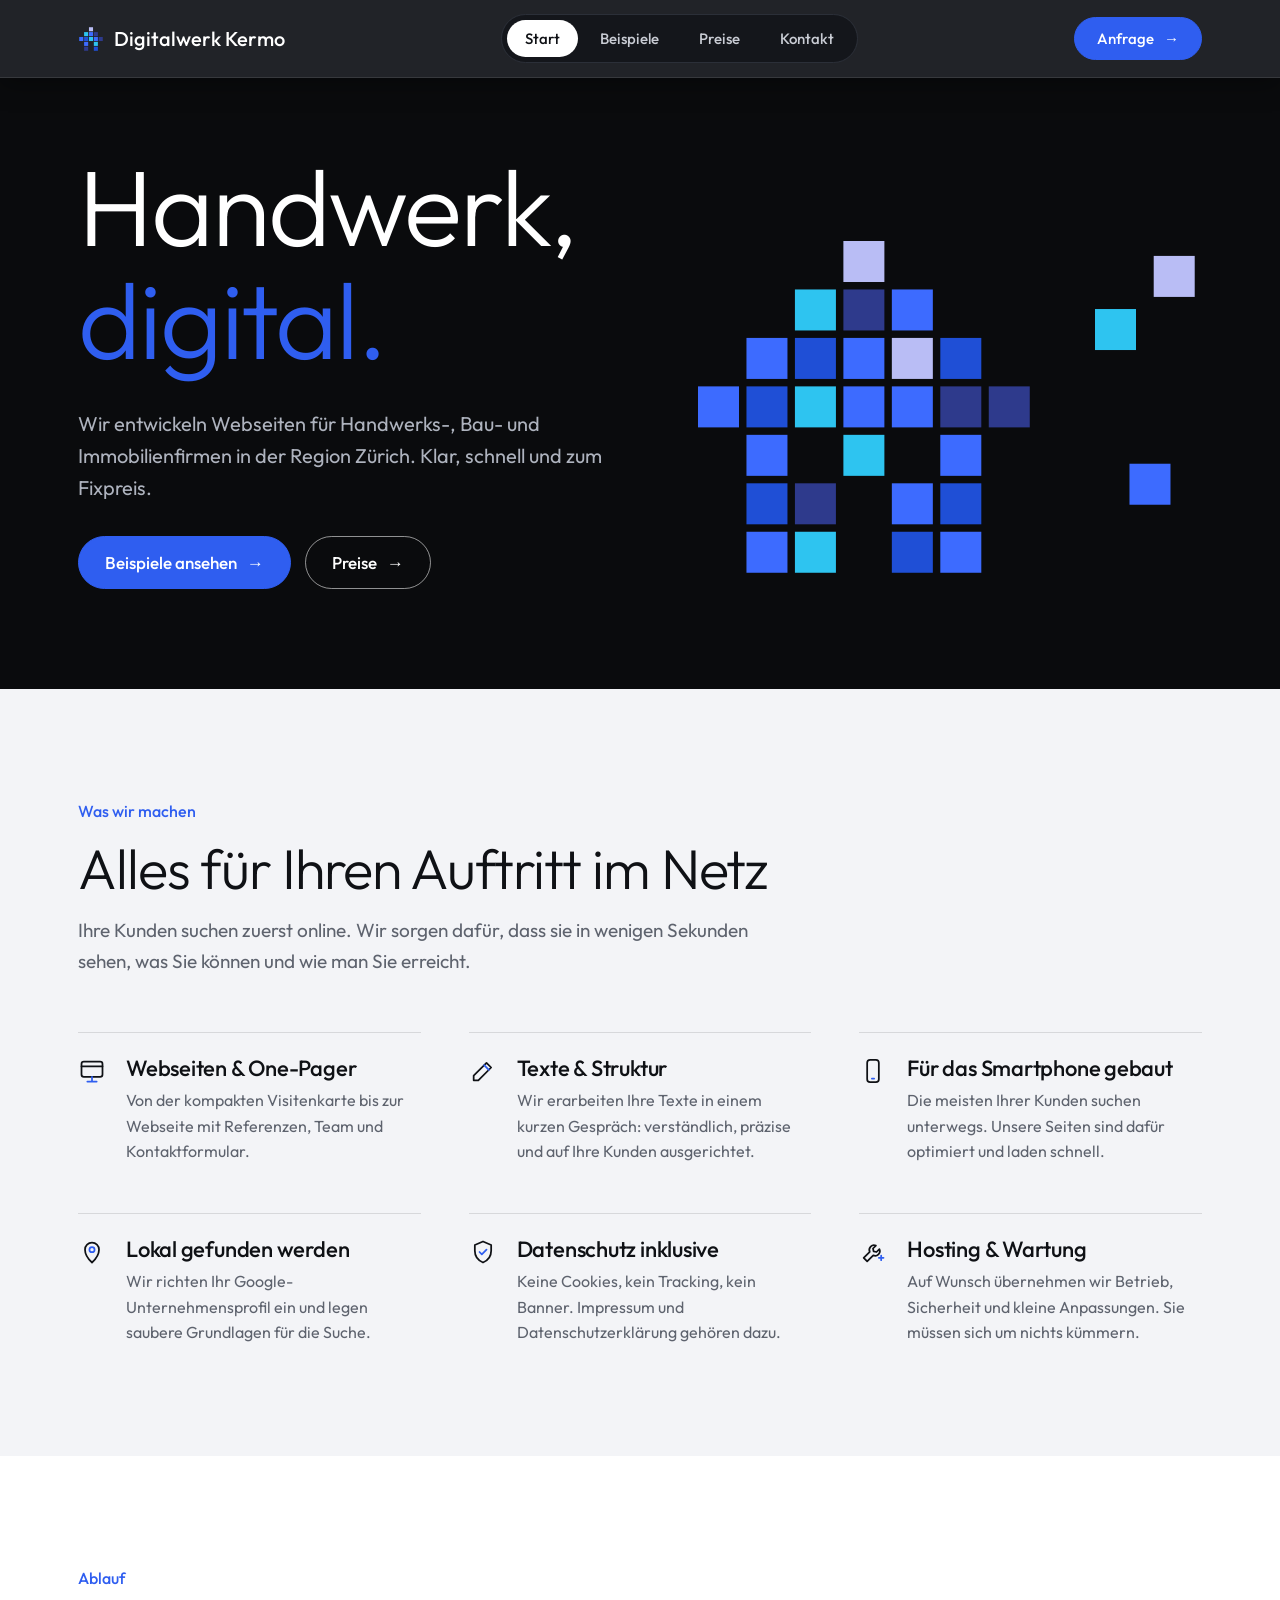
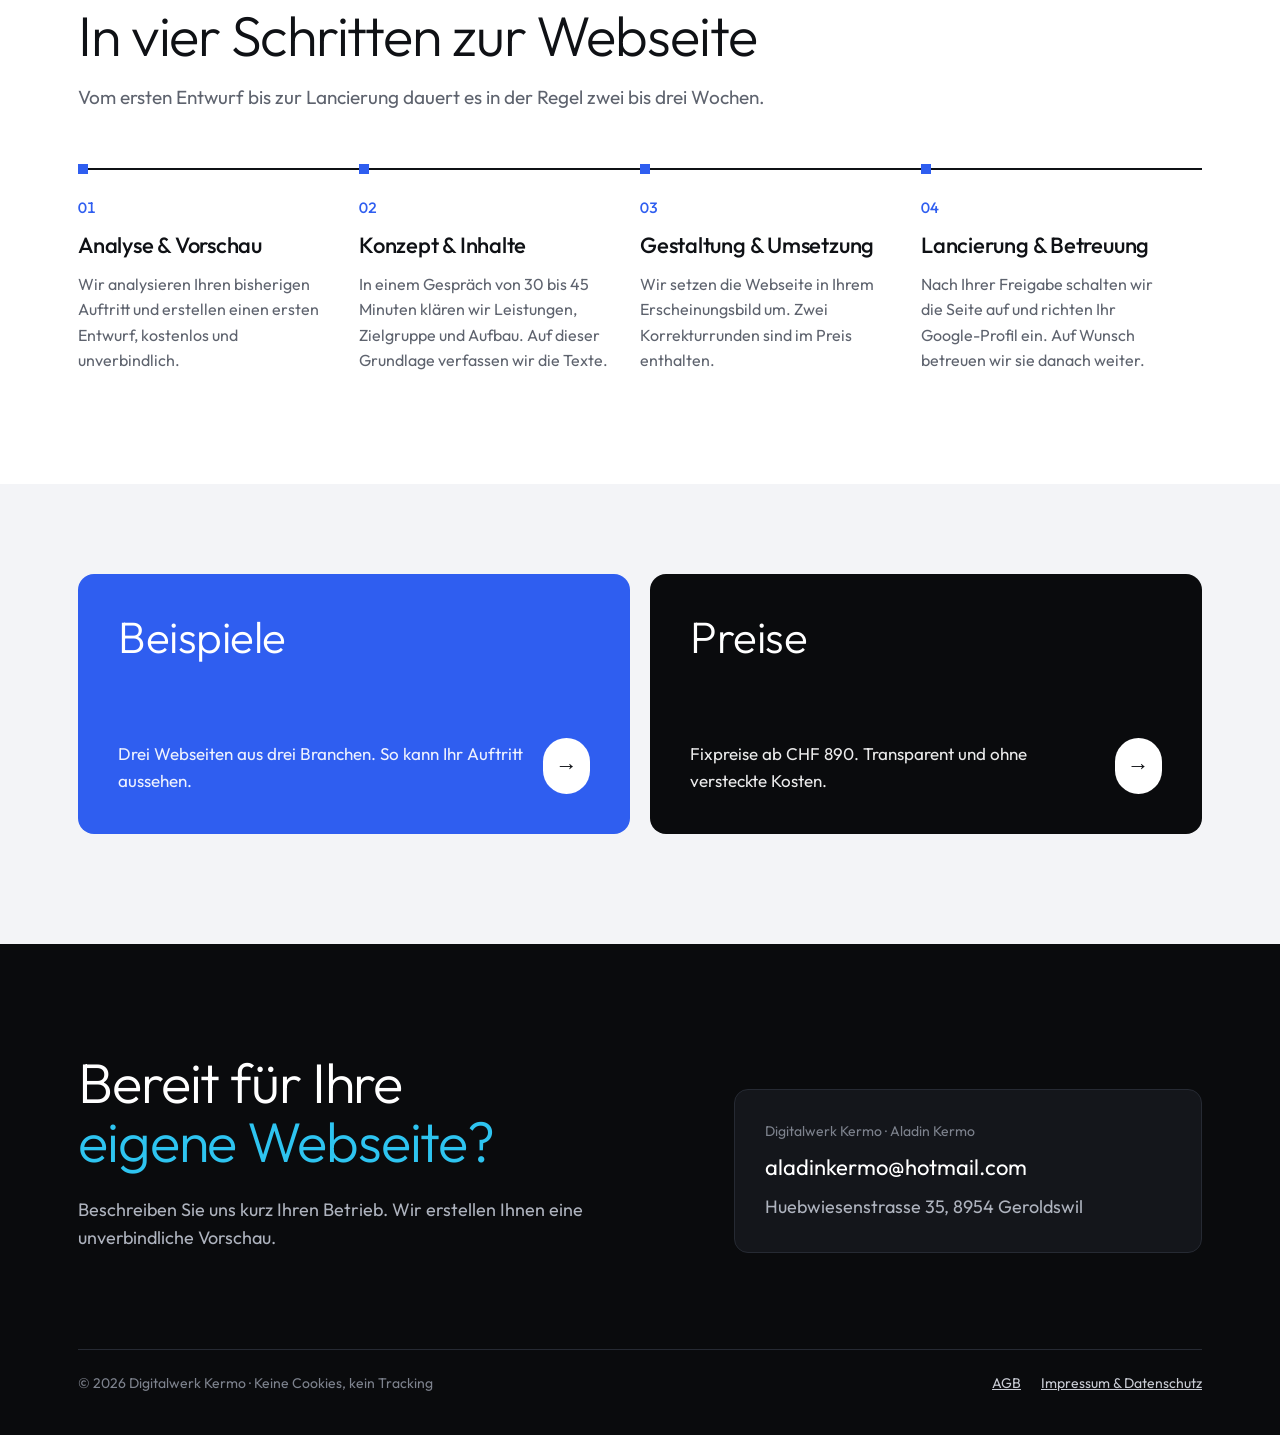
<file: index.html>
<!DOCTYPE html>
<html lang="de-CH">
<head>
<meta charset="utf-8">
<meta name="viewport" content="width=device-width, initial-scale=1">
<title>Digitalwerk Kermo – Webseiten für Handwerks- und Baufirmen</title>
<meta name="description" content="Webseiten für Handwerks-, Bau- und Immobilienfirmen in der Region Zürich. Fixpreis, ohne Tracking, in zwei bis drei Wochen online.">
<link rel="canonical" href="https://digitalwerk-kermo.github.io/">
<meta property="og:type" content="website">
<meta property="og:locale" content="de_CH">
<meta property="og:site_name" content="Digitalwerk Kermo">
<meta property="og:title" content="Digitalwerk Kermo – Webseiten für Handwerks- und Baufirmen">
<meta property="og:description" content="Webseiten für Handwerks-, Bau- und Immobilienfirmen in der Region Zürich. Fixpreis, ohne Tracking, in zwei bis drei Wochen online.">
<meta property="og:url" content="https://digitalwerk-kermo.github.io/">
<meta property="og:image" content="https://digitalwerk-kermo.github.io/img/og.png">
<meta property="og:image:width" content="1200">
<meta property="og:image:height" content="630">
<meta name="twitter:card" content="summary_large_image">
<link rel="icon" href="favicon.svg" type="image/svg+xml">
<link rel="icon" href="favicon-32.png" sizes="32x32" type="image/png">
<link rel="apple-touch-icon" href="apple-touch-icon.png">
<link href="fonts/fonts.css?v=ed048d74" rel="stylesheet">
<link href="css/site.css?v=20261116b" rel="stylesheet">
</head>
<body>
<div class="bar">
  <nav class="wrap" aria-label="Hauptnavigation">
    <a class="logo" href="index.html"><svg viewBox="0 0 64 64" aria-hidden="true"><rect x="27" y="3" width="10" height="10" fill="#b9bdf5"/><rect x="15" y="15" width="10" height="10" fill="#2ec4f0"/><rect x="27" y="15" width="10" height="10" fill="#3d6bff"/><rect x="39" y="15" width="10" height="10" fill="#2e3a8c"/><rect x="3" y="27" width="10" height="10" fill="#3d6bff"/><rect x="15" y="27" width="10" height="10" fill="#1f4fd6"/><rect x="27" y="27" width="10" height="10" fill="#2ec4f0"/><rect x="39" y="27" width="10" height="10" fill="#3d6bff"/><rect x="51" y="27" width="10" height="10" fill="#2e3a8c"/><rect x="15" y="39" width="10" height="10" fill="#3d6bff"/><rect x="39" y="39" width="10" height="10" fill="#2ec4f0"/><rect x="15" y="51" width="10" height="10" fill="#2e3a8c"/><rect x="39" y="51" width="10" height="10" fill="#1f4fd6"/></svg>Digitalwerk Kermo</a>
    <div class="menu"><a href="index.html" aria-current="page">Start</a><a href="beispiele.html">Beispiele</a><a href="preise.html">Preise</a><a href="kontakt.html">Kontakt</a></div>
    <a class="btn primary cta" href="kontakt.html">Anfrage <span class="arr" aria-hidden="true">→</span></a>
  </nav>
</div>
<header class="head">
  <section class="wrap hero">
    <div class="copy">
      <h1>Handwerk,<br><span class="blue">digital.</span></h1>
      <p>Wir entwickeln Webseiten für Handwerks-, Bau- und Immobilienfirmen in der Region Zürich. Klar, schnell und zum Fixpreis.</p>
      <div class="btns"><a class="btn primary" href="beispiele.html">Beispiele ansehen <span class="arr" aria-hidden="true">→</span></a><a class="btn light" href="preise.html">Preise <span class="arr" aria-hidden="true">→</span></a></div>
    </div>
    <div class="art"><svg class="pixels" viewBox="0 0 541 364" role="img" aria-label="Haus aus Pixeln"><rect x="156" y="0" width="44" height="44" fill="#b9bdf5" style="--d:0.00s"/><rect x="104" y="52" width="44" height="44" fill="#2ec4f0" style="--d:0.35s"/><rect x="156" y="52" width="44" height="44" fill="#2e3a8c" style="--d:0.70s"/><rect x="208" y="52" width="44" height="44" fill="#3d6bff" style="--d:1.05s"/><rect x="52" y="104" width="44" height="44" fill="#3d6bff" style="--d:1.40s"/><rect x="104" y="104" width="44" height="44" fill="#1f4fd6" style="--d:1.75s"/><rect x="156" y="104" width="44" height="44" fill="#3d6bff" style="--d:2.10s"/><rect x="208" y="104" width="44" height="44" fill="#b9bdf5" style="--d:0.00s"/><rect x="260" y="104" width="44" height="44" fill="#1f4fd6" style="--d:0.35s"/><rect x="0" y="156" width="44" height="44" fill="#3d6bff" style="--d:0.70s"/><rect x="52" y="156" width="44" height="44" fill="#1f4fd6" style="--d:1.05s"/><rect x="104" y="156" width="44" height="44" fill="#2ec4f0" style="--d:1.40s"/><rect x="156" y="156" width="44" height="44" fill="#3d6bff" style="--d:1.75s"/><rect x="208" y="156" width="44" height="44" fill="#3d6bff" style="--d:2.10s"/><rect x="260" y="156" width="44" height="44" fill="#2e3a8c" style="--d:0.00s"/><rect x="312" y="156" width="44" height="44" fill="#2e3a8c" style="--d:0.35s"/><rect x="52" y="208" width="44" height="44" fill="#3d6bff" style="--d:0.70s"/><rect x="156" y="208" width="44" height="44" fill="#2ec4f0" style="--d:1.05s"/><rect x="260" y="208" width="44" height="44" fill="#3d6bff" style="--d:1.40s"/><rect x="52" y="260" width="44" height="44" fill="#1f4fd6" style="--d:1.75s"/><rect x="104" y="260" width="44" height="44" fill="#2e3a8c" style="--d:2.10s"/><rect x="208" y="260" width="44" height="44" fill="#3d6bff" style="--d:0.00s"/><rect x="260" y="260" width="44" height="44" fill="#1f4fd6" style="--d:0.35s"/><rect x="52" y="312" width="44" height="44" fill="#3d6bff" style="--d:0.70s"/><rect x="104" y="312" width="44" height="44" fill="#2ec4f0" style="--d:1.05s"/><rect x="208" y="312" width="44" height="44" fill="#1f4fd6" style="--d:1.40s"/><rect x="260" y="312" width="44" height="44" fill="#3d6bff" style="--d:1.75s"/><rect class="loose" x="426" y="73" width="44" height="44" fill="#2ec4f0"/><rect class="loose" x="489" y="16" width="44" height="44" fill="#b9bdf5"/><rect class="loose" x="463" y="239" width="44" height="44" fill="#3d6bff"/></svg></div>
  </section>
</header>
<main>
  <section class="sec soft" id="leistungen">
    <div class="wrap">
      <div class="sec-head"><span class="label">Was wir machen</span><h2>Alles für Ihren Auftritt im Netz</h2><p>Ihre Kunden suchen zuerst online. Wir sorgen dafür, dass sie in wenigen Sekunden sehen, was Sie können und wie man Sie erreicht.</p></div>
      <div class="services"><article class="service"><div class="icon"><svg viewBox="0 0 24 24" aria-hidden="true"><rect x="3" y="4" width="18" height="13" rx="2"/><path d="M3 8h18"/><path class="acc" d="M8 21h8M12 17v4"/></svg></div><h3>Webseiten & One-Pager</h3><p>Von der kompakten Visitenkarte bis zur Webseite mit Referenzen, Team und Kontaktformular.</p></article><article class="service"><div class="icon"><svg viewBox="0 0 24 24" aria-hidden="true"><path d="M4 20h4L19 9l-4-4L4 16v4z"/><path class="acc" d="M13 7l4 4"/></svg></div><h3>Texte & Struktur</h3><p>Wir erarbeiten Ihre Texte in einem kurzen Gespräch: verständlich, präzise und auf Ihre Kunden ausgerichtet.</p></article><article class="service"><div class="icon"><svg viewBox="0 0 24 24" aria-hidden="true"><rect x="7" y="2.5" width="10" height="19" rx="2.5"/><path class="acc" d="M11 18.5h2"/></svg></div><h3>Für das Smartphone gebaut</h3><p>Die meisten Ihrer Kunden suchen unterwegs. Unsere Seiten sind dafür optimiert und laden schnell.</p></article><article class="service"><div class="icon"><svg viewBox="0 0 24 24" aria-hidden="true"><path d="M12 21s-6-5.6-6-11a6 6 0 0 1 12 0c0 5.4-6 11-6 11z"/><circle class="acc" cx="12" cy="10" r="2.2"/></svg></div><h3>Lokal gefunden werden</h3><p>Wir richten Ihr Google-Unternehmensprofil ein und legen saubere Grundlagen für die Suche.</p></article><article class="service"><div class="icon"><svg viewBox="0 0 24 24" aria-hidden="true"><path d="M12 3l7 3v5c0 4.6-3 8.4-7 10-4-1.6-7-5.4-7-10V6l7-3z"/><path class="acc" d="M9 12l2 2 4-4"/></svg></div><h3>Datenschutz inklusive</h3><p>Keine Cookies, kein Tracking, kein Banner. Impressum und Datenschutzerklärung gehören dazu.</p></article><article class="service"><div class="icon"><svg viewBox="0 0 24 24" aria-hidden="true"><path d="M14.5 6.5a4 4 0 0 0-5.3 5.3L4 17l3 3 5.2-5.2a4 4 0 0 0 5.3-5.3l-2.5 2.5-2.5-.5-.5-2.5 2.5-2.5z"/><path class="acc" d="M19 15v4M17 17h4"/></svg></div><h3>Hosting & Wartung</h3><p>Auf Wunsch übernehmen wir Betrieb, Sicherheit und kleine Anpassungen. Sie müssen sich um nichts kümmern.</p></article></div>
    </div>
  </section>
  <section class="sec" id="ablauf">
    <div class="wrap">
      <div class="sec-head"><span class="label">Ablauf</span><h2>In vier Schritten zur Webseite</h2><p>Vom ersten Entwurf bis zur Lancierung dauert es in der Regel zwei bis drei Wochen.</p></div>
      <div class="steps"><div class="step"><h3>Analyse & Vorschau</h3><p>Wir analysieren Ihren bisherigen Auftritt und erstellen einen ersten Entwurf, kostenlos und unverbindlich.</p></div><div class="step"><h3>Konzept & Inhalte</h3><p>In einem Gespräch von 30 bis 45 Minuten klären wir Leistungen, Zielgruppe und Aufbau. Auf dieser Grundlage verfassen wir die Texte.</p></div><div class="step"><h3>Gestaltung & Umsetzung</h3><p>Wir setzen die Webseite in Ihrem Erscheinungsbild um. Zwei Korrekturrunden sind im Preis enthalten.</p></div><div class="step"><h3>Lancierung & Betreuung</h3><p>Nach Ihrer Freigabe schalten wir die Seite auf und richten Ihr Google-Profil ein. Auf Wunsch betreuen wir sie danach weiter.</p></div></div>
    </div>
  </section>
  <section class="sec soft" style="padding-top:90px">
    <div class="wrap tiles">
      <a class="tile a" href="beispiele.html"><h3>Beispiele</h3><div class="row"><p>Drei Webseiten aus drei Branchen. So kann Ihr Auftritt aussehen.</p><span class="go" aria-hidden="true">→</span></div></a>
      <a class="tile b" href="preise.html"><h3>Preise</h3><div class="row"><p>Fixpreise ab CHF 890. Transparent und ohne versteckte Kosten.</p><span class="go" aria-hidden="true">→</span></div></a>
    </div>
  </section>
</main>
<footer class="foot" id="kontakt">
  <div class="wrap">
    <div class="grid">
      <div style="display:grid;gap:24px">
        <h2>Bereit für Ihre<br><span class="cyan">eigene Webseite?</span></h2>
        <p>Beschreiben Sie uns kurz Ihren Betrieb. Wir erstellen Ihnen eine unverbindliche Vorschau.</p>
      </div>
      <div class="card">
        <span class="who">Digitalwerk Kermo · Aladin Kermo</span>
        <a class="mail" href="mailto:aladinkermo@hotmail.com">aladinkermo@<wbr>hotmail.com</a>
        <span style="color:#aeb3be">Huebwiesenstrasse 35, 8954 Geroldswil</span>
      </div>
    </div>
    <div class="legal"><span>© 2026 Digitalwerk Kermo · Keine Cookies, kein Tracking</span><span class="legal-links"><a href="agb.html">AGB</a><a href="impressum.html">Impressum &amp; Datenschutz</a></span></div>
  </div>
</footer>
</body>
</html>
</file>
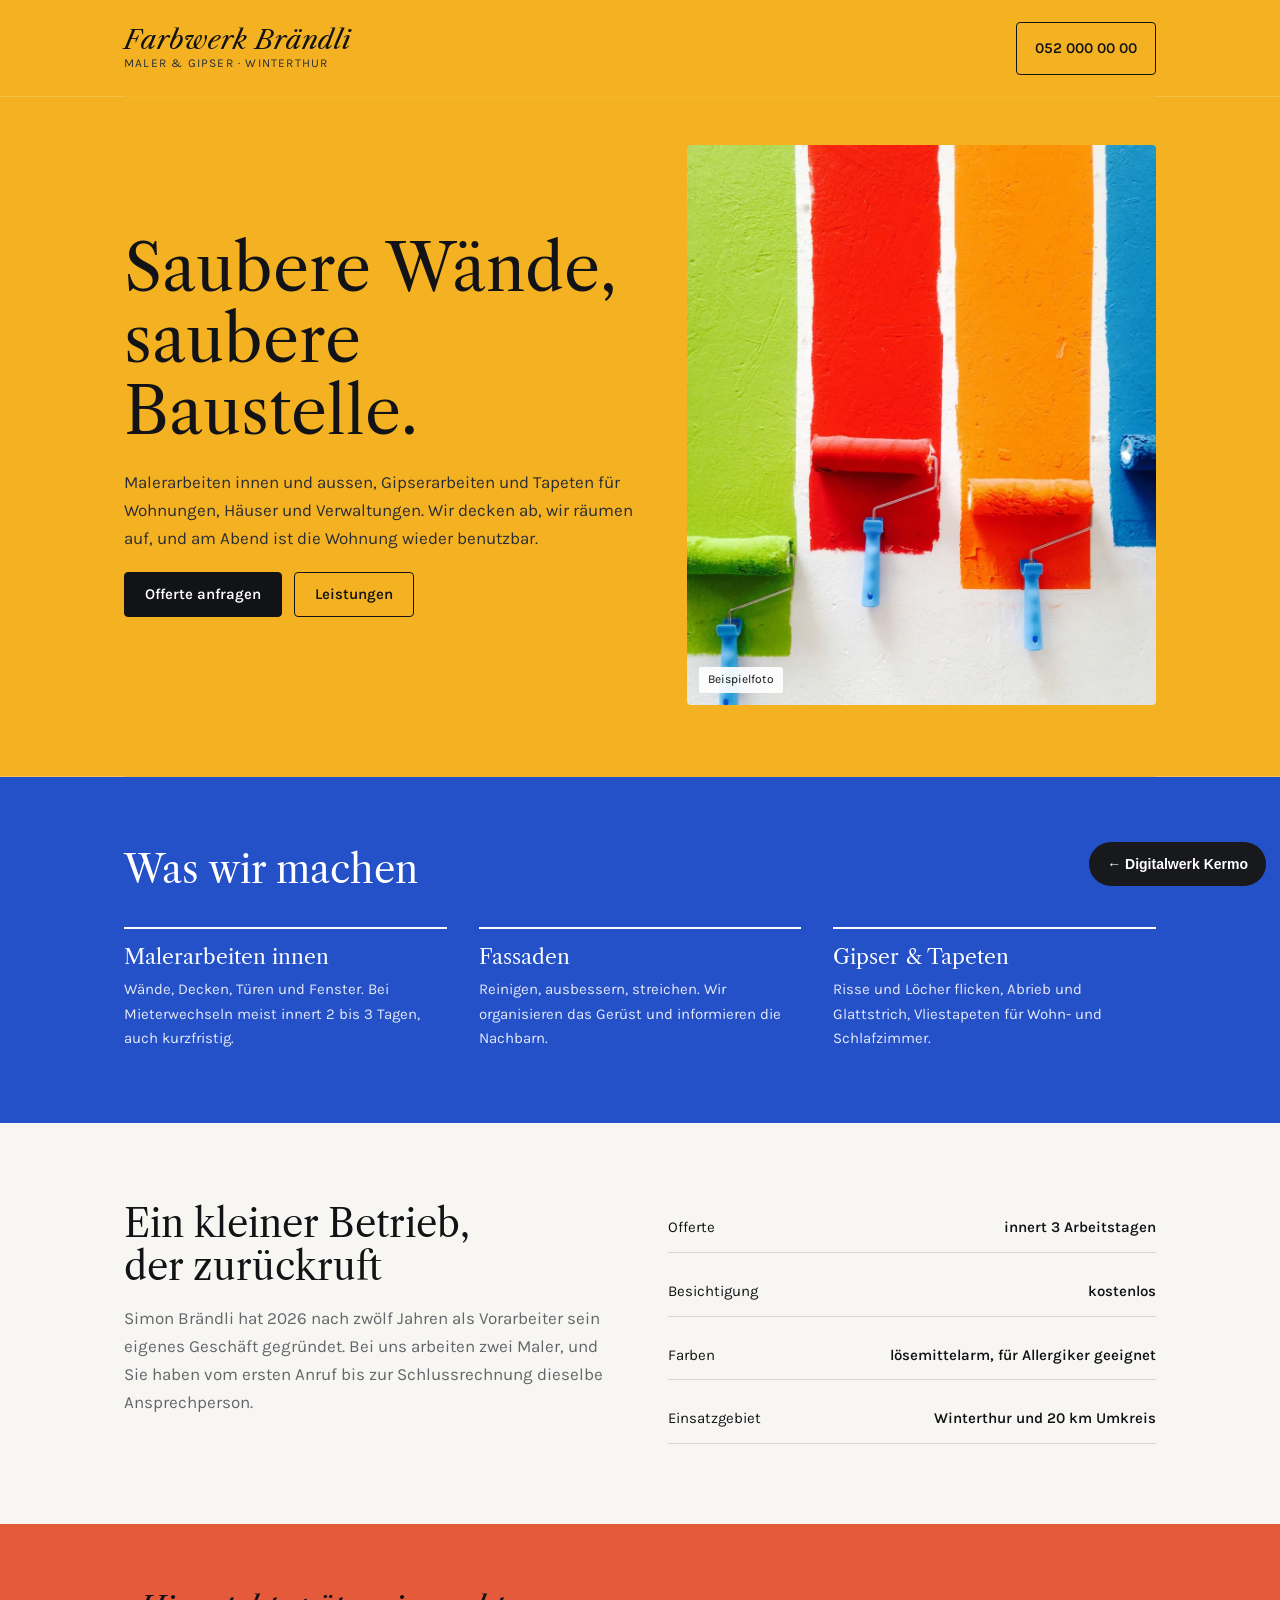
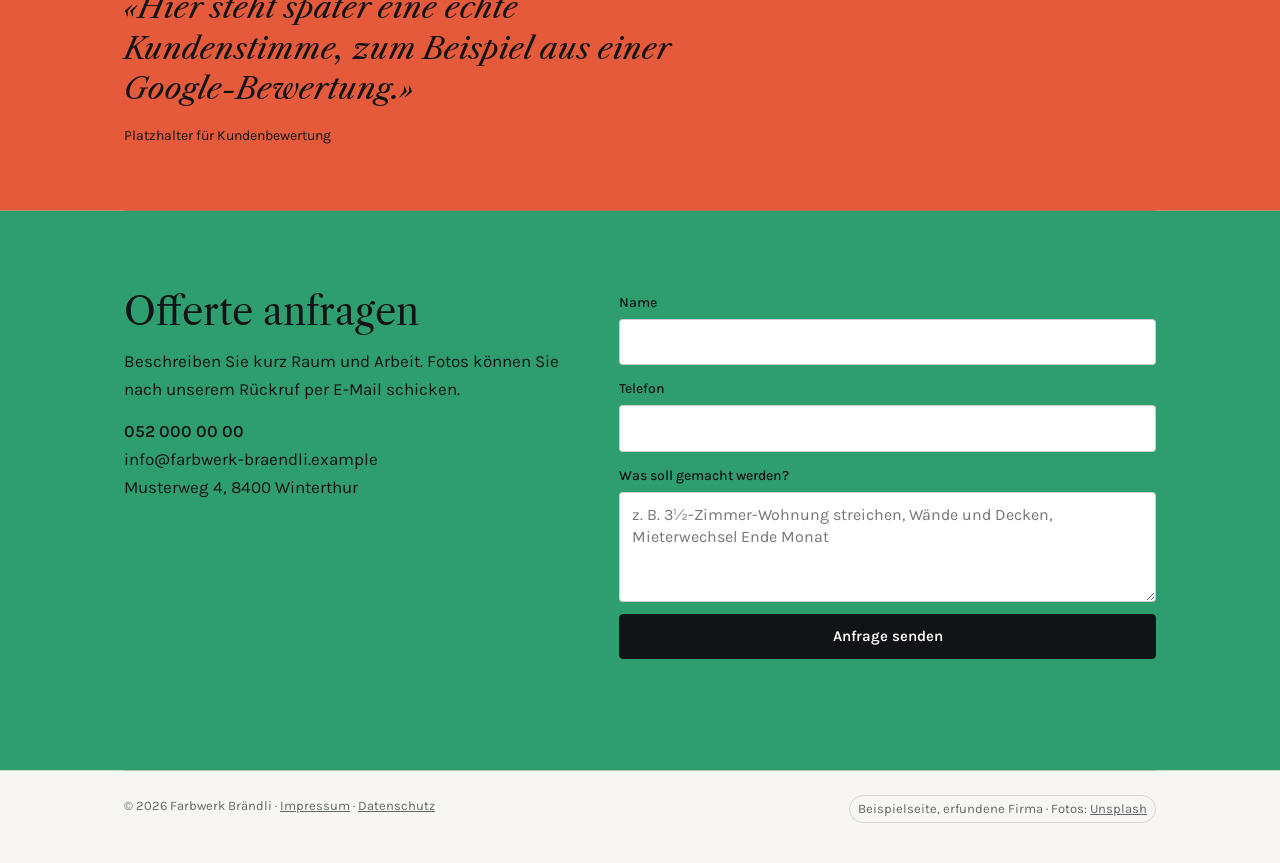
<file: farbwerk-braendli/index.html>
<!DOCTYPE html>
<html lang="de-CH">
<head>
<meta charset="utf-8">
<meta name="viewport" content="width=device-width, initial-scale=1">
<meta name="robots" content="noindex">
<title>Farbwerk Brändli – Maler und Gipser in Winterthur (Beispiel)</title>
<meta name="description" content="Beispielseite eines erfundenen Malergeschäfts: Malerarbeiten innen, Fassaden, Gipser- und Tapetenarbeiten.">
<link rel="icon" href="favicon.svg" type="image/svg+xml">
<link href="../fonts/fonts.css" rel="stylesheet">
<style>
:root {
  /* Layout: schmale Textspalte, Farbmuster als Bildsprache, Kontakt immer sichtbar */
  --chalk: #f7f6f2;
  --wall: #eceae4;
  --ink: #121316;
  --muted: #62666b;
  --teal: #121316; /* Knöpfe und Fokus: Tinte, damit sie auf jeder Farbe funktionieren */
  /* Bunte Variante: Farbfächer – jede Fläche ist ein Farbton aus dem Sortiment */
  --sun: #f4b223;
  --cobalt: #2450c8;
  --tomato: #e45a3b;
  --mint: #2f9e6f;
  --line: #d8d5cd;
  --display: "Libre Caslon Text", Georgia, serif;
  --body: "Karla", "Helvetica Neue", Arial, sans-serif;
  color-scheme: light;
}
* { box-sizing: border-box; }
html, body { margin: 0; }
body { background: var(--chalk); color: var(--ink); font: 400 17px/1.65 var(--body); }
a { color: inherit; }
a:focus-visible, button:focus-visible, input:focus-visible, textarea:focus-visible { outline: 2px solid var(--teal); outline-offset: 3px; }
.wrap { max-width: 1080px; margin: 0 auto; padding: 0 24px; }
h1, h2, h3 { font-family: var(--display); font-weight: 400; margin: 0; line-height: 1.12; text-wrap: balance; }
h1 { font-size: clamp(40px, 6vw, 64px); }
h2 { font-size: clamp(28px, 3.6vw, 38px); }
h3 { font-size: 21px; }
p { margin: 0; max-width: 60ch; }
.muted { color: var(--muted); }

header { display: flex; justify-content: space-between; align-items: center; gap: 16px; padding: 22px 0; }
.brand { text-decoration: none; display: grid; line-height: 1.1; }
.brand b { font: italic 400 26px/1 var(--display); }
.brand small { font-size: 12px; letter-spacing: .1em; text-transform: uppercase; color: var(--muted); margin-top: 4px; }
.call { text-decoration: none; font-weight: 600; font-size: 15px; padding: 13px 18px; min-height: 44px; display: inline-flex; align-items: center; border: 1px solid var(--ink); border-radius: 4px; }
.call:hover { background: var(--ink); color: var(--chalk); }

.hero { display: grid; grid-template-columns: 1.1fr 1fr; gap: 48px; align-items: center; padding: 48px 0 72px; }
.hero .copy { display: grid; gap: 20px; }
.hero .btns { display: flex; gap: 12px; flex-wrap: wrap; }
.btn { display: inline-block; text-decoration: none; font: 600 15px/1 var(--body); padding: 14px 20px; border-radius: 4px; border: 1px solid var(--teal); background: var(--teal); color: #fff; cursor: pointer; }
.btn.ghost { background: transparent; color: var(--teal); }

/* Farbmuster statt Stockfoto */
.swatches { display: grid; grid-template-columns: repeat(3, 1fr); gap: 10px; }
.sw { aspect-ratio: 3 / 4; border-radius: 3px; display: flex; align-items: flex-end; padding: 10px; font-size: 12px; box-shadow: inset 0 0 0 1px rgba(0,0,0,.06); }
.sw span { background: rgba(255,255,255,.85); padding: 3px 7px; border-radius: 2px; color: var(--ink); }
.sw:nth-child(2) { transform: translateY(24px); }
.sw:nth-child(5) { transform: translateY(24px); }

.band { background: var(--wall); padding: 72px 0; }
.services { display: grid; grid-template-columns: repeat(3, 1fr); gap: 32px; margin-top: 36px; }
.service { display: grid; gap: 8px; align-content: start; padding-top: 16px; border-top: 2px solid var(--teal); }
.service p { font-size: 15px; color: var(--muted); }

.split { display: grid; grid-template-columns: 1fr 1fr; gap: 56px; padding: 80px 0; align-items: start; }
.split .facts { display: grid; gap: 14px; }
.row { display: flex; justify-content: space-between; gap: 16px; padding: 12px 0; border-bottom: 1px solid var(--line); font-size: 15px; }
.row strong { font-weight: 600; }

.quote { padding: 64px 0; border-top: 1px solid var(--line); border-bottom: 1px solid var(--line); display: grid; gap: 14px; }
.quote blockquote { margin: 0; font: italic 400 clamp(22px, 3vw, 30px)/1.35 var(--display); max-width: 30ch; }

.contact { display: grid; grid-template-columns: 1fr 1.2fr; gap: 48px; padding: 80px 0; }
form { display: grid; gap: 12px; }
label { display: grid; gap: 5px; font-size: 14px; font-weight: 500; }
input, textarea { font: 400 16px/1.4 var(--body); padding: 11px 12px; border: 1px solid var(--line); border-radius: 4px; background: #fff; color: var(--ink); }
textarea { min-height: 110px; resize: vertical; }
.note { font-size: 14px; color: var(--teal); min-height: 1.4em; }

footer { border-top: 1px solid var(--line); padding: 24px 0 40px; display: flex; justify-content: space-between; gap: 16px; flex-wrap: wrap; font-size: 13px; color: var(--muted); }
.tag { display: inline-block; padding: 2px 8px; border: 1px solid var(--line); border-radius: 99px; }

@media (max-width: 820px) {
  .hero, .split, .contact { grid-template-columns: 1fr; }
  .services { grid-template-columns: 1fr; }
  .hero { padding-top: 24px; }
}
@media (prefers-reduced-motion: reduce) { * { transition: none !important; } }

/* Farbflächen über die ganze Breite */
header, .hero, .quote, .contact { position: relative; }
header, .hero { background: var(--sun); box-shadow: 0 0 0 100vmax var(--sun); clip-path: inset(0 -100vmax); }
.hero .muted, .brand small { color: #2a2d33; }
.band { background: var(--cobalt); color: #fff; }
.band .service { border-top-color: #fff; }
.band .service p { color: rgb(255 255 255 / .88); }
.quote { background: var(--tomato); box-shadow: 0 0 0 100vmax var(--tomato); clip-path: inset(0 -100vmax); border: 0; margin-top: 0; }
.quote .muted { color: var(--ink); }
.contact { background: var(--mint); box-shadow: 0 0 0 100vmax var(--mint); clip-path: inset(0 -100vmax); }
.contact .muted { color: var(--ink); }
.contact input, .contact textarea { border-color: rgb(0 0 0 / .2); }
.note { color: var(--ink); font-weight: 600; }
.btn.ghost { border-color: var(--ink); }
.photo { margin: 0; position: relative; border-radius: 4px; overflow: hidden; aspect-ratio: 4 / 5; max-height: 560px; justify-self: end; width: 100%; }
.photo img { width: 100%; height: 100%; object-fit: cover; display: block; }
.photo figcaption { position: absolute; left: 12px; bottom: 12px; font-size: 12px; background: rgb(255 255 255 / .9); color: var(--ink); padding: 3px 9px; border-radius: 2px; }
</style>
</head>
<body>
<a href="../" style="position:fixed;right:14px;bottom:14px;z-index:50;background:#17191c;color:#fff;font:600 14px/1 sans-serif;padding:15px 18px;min-height:44px;border-radius:99px;text-decoration:none">← Digitalwerk Kermo</a>
<div class="wrap">
  <header>
    <a class="brand" href="#top"><b>Farbwerk Brändli</b><small>Maler &amp; Gipser · Winterthur</small></a>
    <a class="call" href="tel:+41520000000">052 000 00 00</a>
  </header>
</div>
<main>
<div class="wrap">

  <section class="hero" id="top">
    <div class="copy">
      <h1>Saubere Wände,<br>saubere Baustelle.</h1>
      <p class="muted">Malerarbeiten innen und aussen, Gipserarbeiten und Tapeten für Wohnungen, Häuser und Verwaltungen. Wir decken ab, wir räumen auf, und am Abend ist die Wohnung wieder benutzbar.</p>
      <div class="btns">
        <a class="btn" href="#offerte">Offerte anfragen</a>
        <a class="btn ghost" href="#leistungen">Leistungen</a>
      </div>
    </div>
    <figure class="photo"><img src="../img/fotos/farbwerk-roller.webp" alt="Farbroller auf einer Wand mit grünen, roten, orangen und blauen Bahnen" loading="eager" decoding="async"><figcaption>Beispielfoto</figcaption></figure>
    </div>
  </section>
</div>

<section class="band" id="leistungen">
  <div class="wrap">
    <h2>Was wir machen</h2>
    <div class="services">
      <article class="service"><h3>Malerarbeiten innen</h3><p>Wände, Decken, Türen und Fenster. Bei Mieterwechseln meist innert 2 bis 3 Tagen, auch kurzfristig.</p></article>
      <article class="service"><h3>Fassaden</h3><p>Reinigen, ausbessern, streichen. Wir organisieren das Gerüst und informieren die Nachbarn.</p></article>
      <article class="service"><h3>Gipser &amp; Tapeten</h3><p>Risse und Löcher flicken, Abrieb und Glattstrich, Vliestapeten für Wohn- und Schlafzimmer.</p></article>
    </div>
  </div>
</section>

<div class="wrap">
  <section class="split">
    <div style="display:grid;gap:16px">
      <h2>Ein kleiner Betrieb, der zurückruft</h2>
      <p class="muted">Simon Brändli hat 2026 nach zwölf Jahren als Vorarbeiter sein eigenes Geschäft gegründet. Bei uns arbeiten zwei Maler, und Sie haben vom ersten Anruf bis zur Schlussrechnung dieselbe Ansprechperson.</p>
    </div>
    <div class="facts">
      <div class="row"><span>Offerte</span><strong>innert 3 Arbeitstagen</strong></div>
      <div class="row"><span>Besichtigung</span><strong>kostenlos</strong></div>
      <div class="row"><span>Farben</span><strong>lösemittelarm, für Allergiker geeignet</strong></div>
      <div class="row"><span>Einsatzgebiet</span><strong>Winterthur und 20 km Umkreis</strong></div>
    </div>
  </section>

  <section class="quote">
    <blockquote>«Hier steht später eine echte Kundenstimme, zum Beispiel aus einer Google-Bewertung.»</blockquote>
    <span class="muted" style="font-size:14px">Platzhalter für Kundenbewertung</span>
  </section>

  <section class="contact" id="offerte">
    <div style="display:grid;gap:14px;align-content:start">
      <h2>Offerte anfragen</h2>
      <p class="muted">Beschreiben Sie kurz Raum und Arbeit. Fotos können Sie nach unserem Rückruf per E-Mail schicken.</p>
      <p><strong>052 000 00 00</strong><br>info@farbwerk-braendli.example<br>Musterweg 4, 8400 Winterthur</p>
    </div>
    <form id="form" novalidate>
      <label for="f-name">Name<input id="f-name" autocomplete="name"></label>
      <label for="f-tel">Telefon<input id="f-tel" type="tel" autocomplete="tel"></label>
      <label for="f-msg">Was soll gemacht werden?<textarea id="f-msg" placeholder="z. B. 3½-Zimmer-Wohnung streichen, Wände und Decken, Mieterwechsel Ende Monat"></textarea></label>
      <button class="btn" type="submit">Anfrage senden</button>
      <p class="note" id="note" role="status"></p>
    </form>
  </section>

</div>
</main>
<div class="wrap">
  <footer>
    <span>© 2026 Farbwerk Brändli · <a href="#top">Impressum</a> · <a href="#top">Datenschutz</a></span>
    <span class="tag">Beispielseite, erfundene Firma · Fotos: <a href="https://unsplash.com/license">Unsplash</a></span>
  </footer>
</div>
<script>
document.getElementById('form').addEventListener('submit', function (e) {
  e.preventDefault();
  var n = document.getElementById('f-name').value.trim();
  document.getElementById('note').textContent = n
    ? 'Danke, ' + n + '. Beispielseite: Auf einer echten Seite ginge die Anfrage jetzt per E-Mail an den Betrieb.'
    : 'Bitte geben Sie Ihren Namen an.';
});
</script>
</body>
</html>
</file>
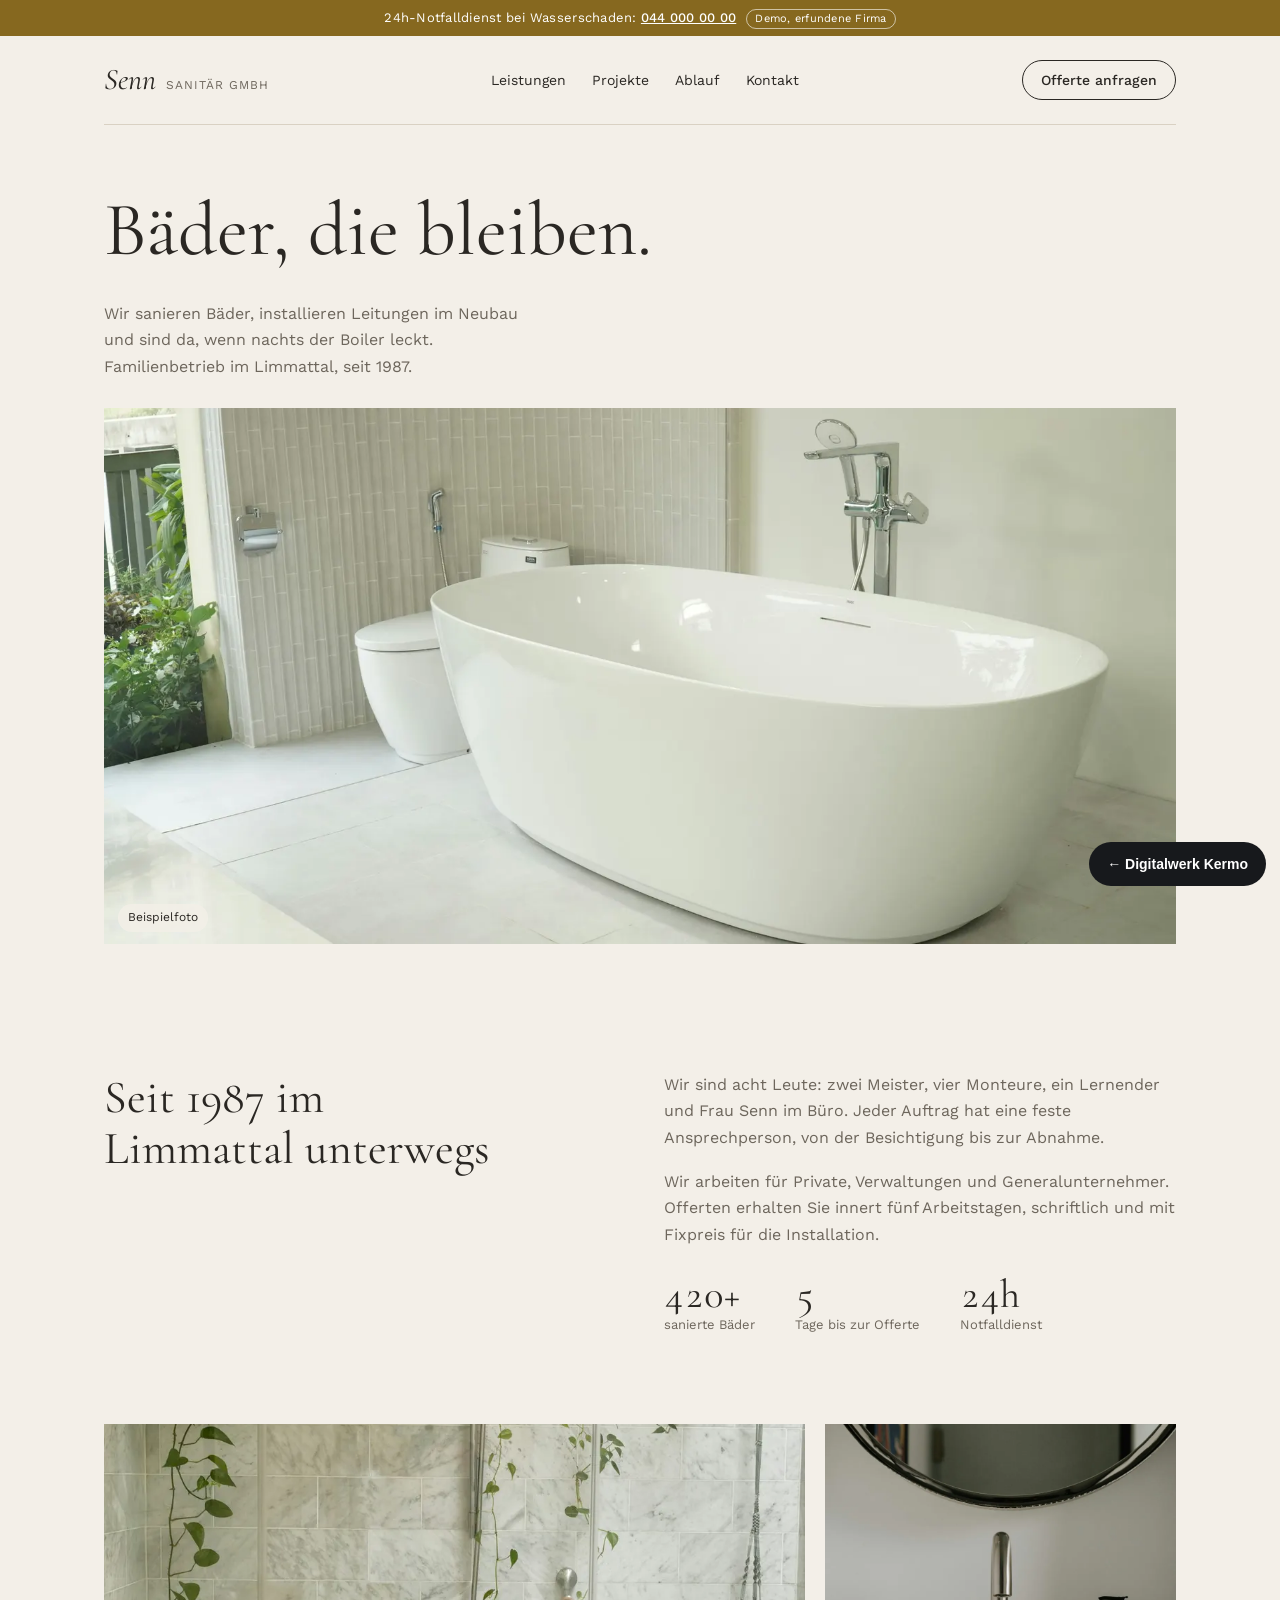
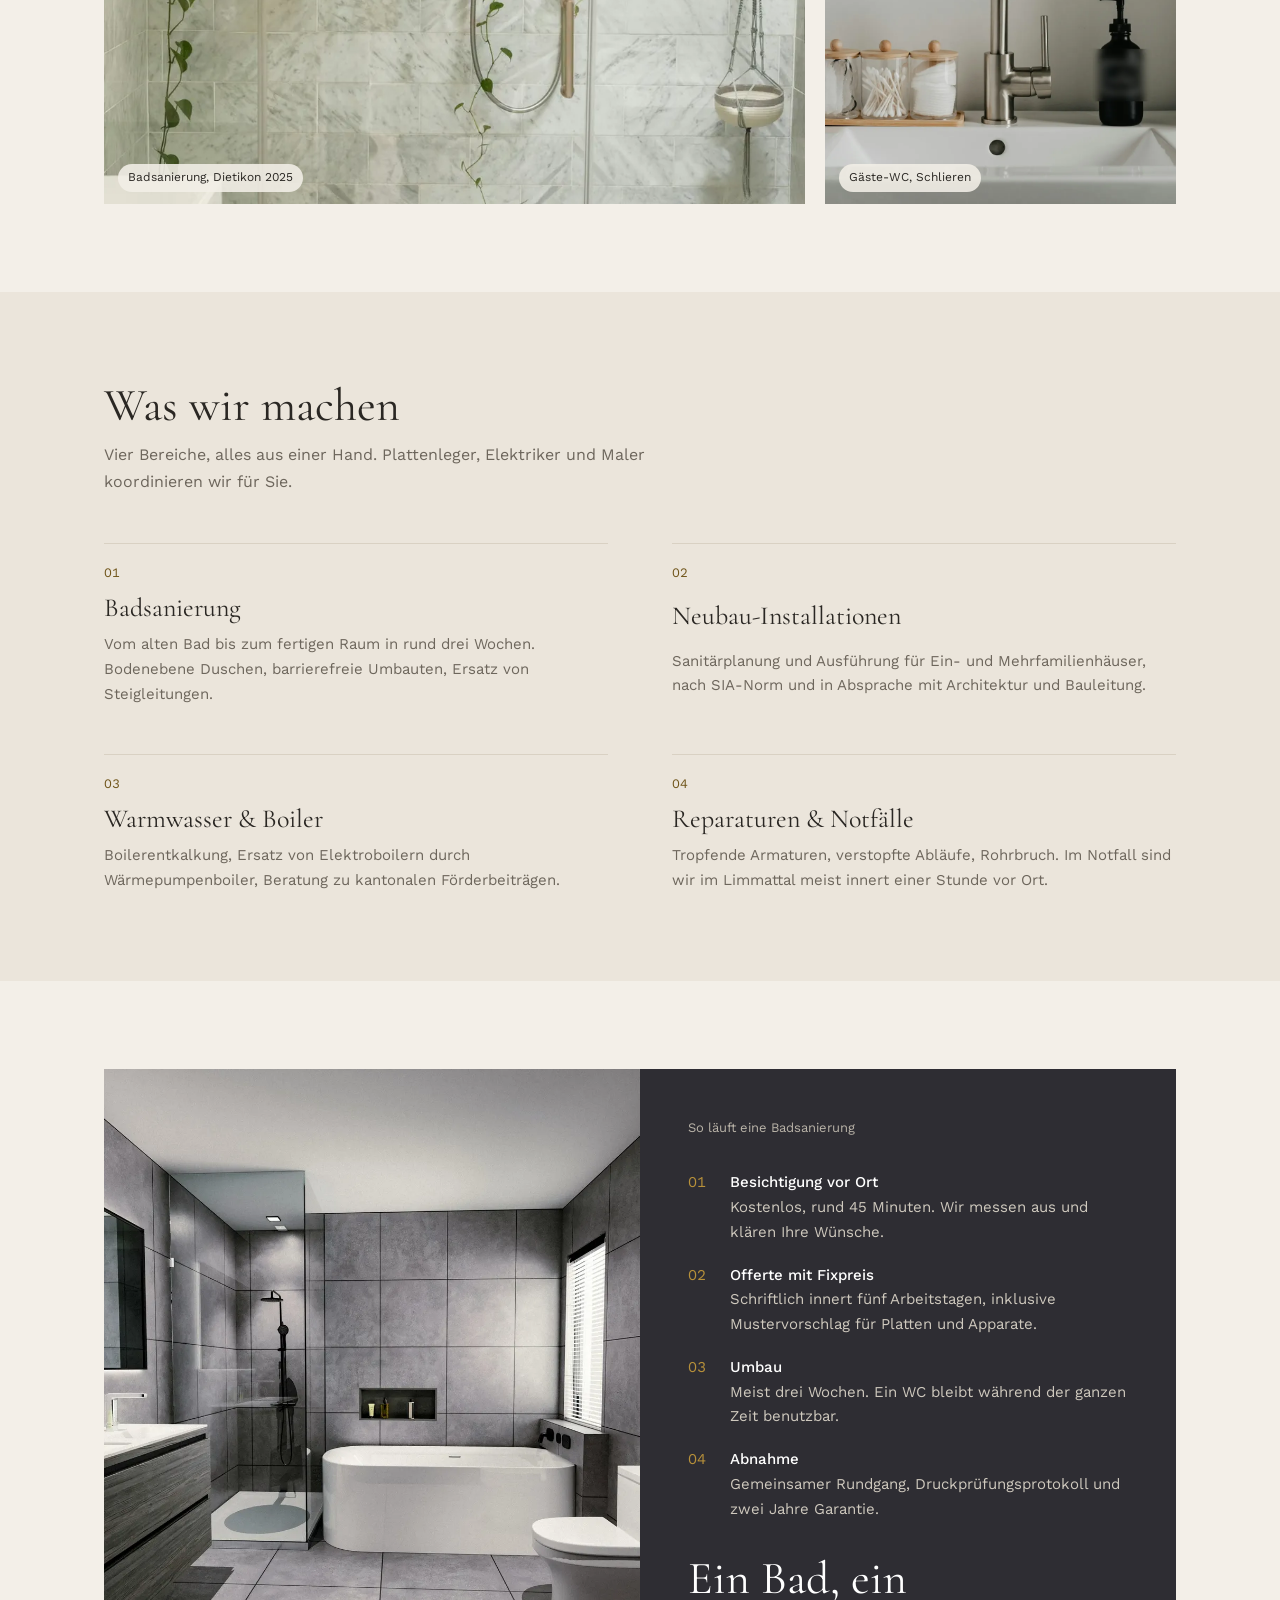
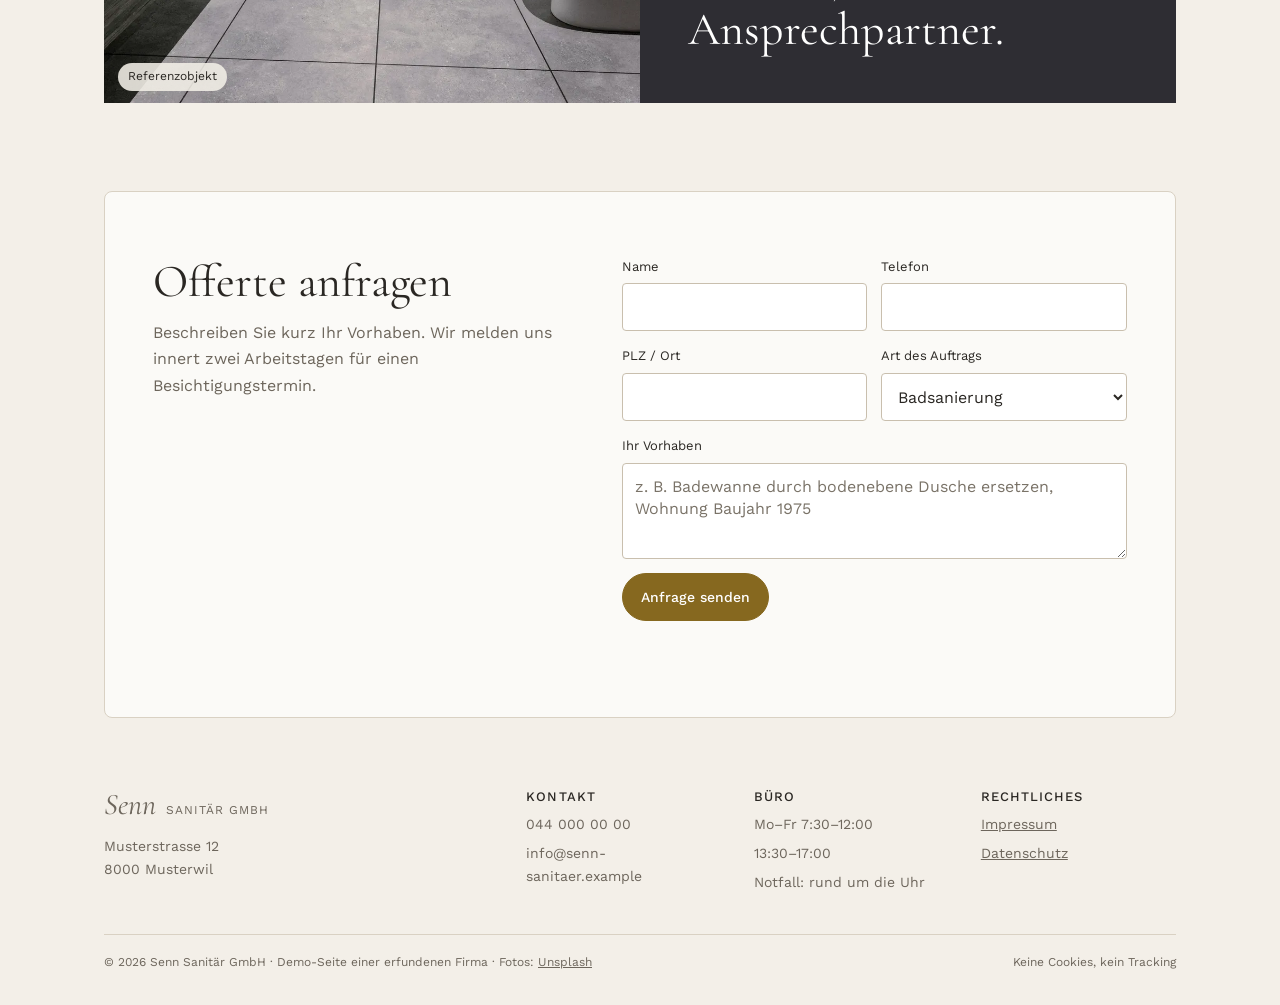
<file: senn-sanitaer/index.html>
<!DOCTYPE html>
<html lang="de-CH">
<head>
<meta charset="utf-8">
<meta name="viewport" content="width=device-width, initial-scale=1">
<meta name="robots" content="noindex">
<title>Senn Sanitär GmbH – Badsanierung und Sanitär im Limmattal (Beispiel)</title>
<meta name="description" content="Beispielseite einer erfundenen Sanitärfirma: Badsanierung, Neubau-Installationen, Boiler und 24h-Notfalldienst.">
<link rel="icon" href="favicon.svg" type="image/svg+xml">
<link href="../fonts/fonts.css" rel="stylesheet">
<style>
:root {
  /* Layout: ruhige Spalte, grosse Bildflächen, dünne Linien – nach Vorlage «Housing» */
  --paper: #f3efe8;
  --paper-2: #ebe5db;
  --ink: #2a2723;
  --muted: #6d665c;
  --gold: #b8913a;
  --gold-dark: #86681f; /* für Flächen mit weisser Schrift und kleine Zahlen (Kontrast) */
  --night: #2e2d33;
  --line: #d9d1c3;
  --display: "Cormorant Garamond", "Iowan Old Style", Georgia, serif;
  --body: "Work Sans", "Helvetica Neue", Arial, sans-serif;
  --wrap: 1120px;
  color-scheme: light;
}
* { box-sizing: border-box; }
html, body { margin: 0; }
body { background: var(--paper); color: var(--ink); font: 400 16px/1.65 var(--body); }
img, svg { max-width: 100%; display: block; }
a { color: inherit; }
a:focus-visible, button:focus-visible, input:focus-visible, textarea:focus-visible, select:focus-visible { outline: 2px solid var(--gold); outline-offset: 3px; }
.wrap { max-width: var(--wrap); margin: 0 auto; padding: 0 24px; }
h1, h2, h3 { font-family: var(--display); font-weight: 400; line-height: 1.1; margin: 0; text-wrap: balance; }
h1 { font-size: clamp(44px, 7vw, 76px); }
h2 { font-size: clamp(32px, 4.4vw, 46px); }
h3 { font-size: 26px; }
p { margin: 0; max-width: 62ch; }

/* Notfall-Leiste */
.topbar { background: var(--gold-dark); color: #fff; font-size: 13px; text-align: center; padding: 7px 16px; letter-spacing: .02em; }
.topbar a { color: #fff; font-weight: 500; }
.demo-tag { display: inline-block; margin-left: 10px; padding: 0 8px; border: 1px solid rgba(255,255,255,.6); border-radius: 99px; font-size: 11px; }

/* Navigation */
.nav { display: flex; align-items: center; justify-content: space-between; gap: 24px; padding: 22px 0; border-bottom: 1px solid var(--line); }
.logo { display: flex; align-items: baseline; gap: 10px; text-decoration: none; }
.logo b { font: italic 400 30px/1 var(--display); }
.logo span { font-size: 12px; color: var(--muted); letter-spacing: .08em; text-transform: uppercase; }
.links { display: flex; gap: 26px; font-size: 14px; }
.links a { text-decoration: none; display: inline-flex; align-items: center; min-height: 44px; }
.links a:hover { color: var(--gold); }
.btn { display: inline-block; font: 500 14px/1 var(--body); padding: 12px 18px; border: 1px solid var(--ink); border-radius: 99px; background: transparent; color: var(--ink); text-decoration: none; cursor: pointer; }
.btn:hover { background: var(--ink); color: var(--paper); }

/* Hero */
.hero { padding: 64px 0 40px; display: grid; gap: 28px; }
.hero p { color: var(--muted); max-width: 44ch; }
.photo { position: relative; overflow: hidden; background: var(--paper-2); }
.photo img { position: absolute; inset: 0; width: 100%; height: 100%; object-fit: cover; }
.photo figcaption { position: absolute; left: 14px; bottom: 12px; font-size: 12px; color: var(--ink); background: rgba(243,239,232,.88); padding: 4px 10px; border-radius: 99px; }
.hero .photo { aspect-ratio: 16 / 8; }

/* Intro zweispaltig */
.split { display: grid; grid-template-columns: 1fr 1fr; gap: 48px; padding: 88px 0; align-items: start; }
.split .text { display: grid; gap: 18px; color: var(--muted); }
.facts { display: flex; gap: 40px; margin-top: 8px; color: var(--ink); }
.facts div { display: grid; }
.facts strong { font: 400 40px/1 var(--display); font-variant-numeric: tabular-nums; }
.facts small { font-size: 13px; color: var(--muted); }

/* Bildraster */
.grid2 { display: grid; grid-template-columns: 2fr 1fr; gap: 20px; }
.grid2 .photo { aspect-ratio: auto; min-height: 380px; }

/* Leistungen */
.services { background: var(--paper-2); margin-top: 88px; padding: 88px 0; }
.services header { display: grid; gap: 12px; margin-bottom: 48px; }
.list { display: grid; grid-template-columns: repeat(2, 1fr); gap: 48px 64px; }
.item { display: grid; gap: 10px; border-top: 1px solid var(--line); padding-top: 18px; }
.num { color: #6f5419; font-size: 13px; font-variant-numeric: tabular-nums; }
.item p { color: var(--muted); font-size: 15px; }

/* Ablauf (dunkel) */
.process { display: grid; grid-template-columns: 1fr 1fr; margin: 88px auto; }
.process .photo { min-height: 460px; }
.process .panel { background: var(--night); color: #ece8e1; padding: 48px; display: grid; align-content: space-between; gap: 32px; }
.panel .eyebrow { font-size: 13px; color: #b9b3a8; }
.steps { list-style: none; margin: 0; padding: 0; display: grid; gap: 18px; counter-reset: s; }
.steps li { display: grid; grid-template-columns: 34px 1fr; gap: 8px; font-size: 15px; color: #cfc9be; }
.steps li::before { counter-increment: s; content: counter(s, decimal-leading-zero); color: var(--gold); /* helles Gold: steht auf dunklem Grund (--night), 4.6:1 */ font-variant-numeric: tabular-nums; }
.steps strong { color: #fff; font-weight: 500; display: block; }

/* Offerte */
.cta { background: #fbfaf7; color: var(--ink); border: 1px solid var(--line); border-radius: 8px; padding: 64px 48px; display: grid; grid-template-columns: 1fr 1.2fr; gap: 48px; }
.cta p { color: var(--muted); }
form { display: grid; grid-template-columns: 1fr 1fr; gap: 14px; }
label { display: grid; gap: 6px; font-size: 13px; }
label.full { grid-column: 1 / -1; }
input, select, textarea { font: 400 16px/1.4 var(--body); min-height: 48px; padding: 12px; border: 1px solid #c9bfae; background: #fff; color: var(--ink); border-radius: 4px; }
select option { color: var(--ink); }
::placeholder { color: #7a7368; }
textarea { min-height: 96px; resize: vertical; }
.cta .btn { background: var(--gold-dark); border-color: var(--gold-dark); color: #fff; justify-self: start; min-height: 48px; }
.cta .btn:hover { background: var(--ink); border-color: var(--ink); color: #fff; }
.note { grid-column: 1 / -1; font-size: 13px; min-height: 1.4em; }

/* Footer */
footer { padding: 72px 0 40px; display: grid; grid-template-columns: 2fr 1fr 1fr 1fr; gap: 32px; font-size: 14px; color: var(--muted); }
footer h3 { margin: 0 0 10px; font: 500 13px/1 var(--body); color: var(--ink); text-transform: uppercase; letter-spacing: .08em; }
footer ul { list-style: none; margin: 0; padding: 0; display: grid; gap: 6px; }
.legal { border-top: 1px solid var(--line); padding: 18px 0 32px; font-size: 12px; color: var(--muted); display: flex; justify-content: space-between; gap: 16px; flex-wrap: wrap; }

@media (max-width: 820px) {
  .links { display: none; }
  .split, .process, .cta, .list { grid-template-columns: 1fr; }
  .grid2 { grid-template-columns: 1fr; }
  .grid2 .photo { min-height: 240px; }
  .process .photo { min-height: 260px; }
  .process .panel, .cta { padding: 36px 24px; }
  footer { grid-template-columns: 1fr 1fr; }
  .hero .photo { aspect-ratio: 4 / 3; }
}
@media (max-width: 480px) {
  form { grid-template-columns: 1fr; }
  footer { grid-template-columns: 1fr; }
  .facts { gap: 24px; }
}
@media (prefers-reduced-motion: reduce) { * { transition: none !important; } }
</style>
</head>
<body>
<a href="../" style="position:fixed;right:14px;bottom:14px;z-index:50;background:#17191c;color:#fff;font:600 14px/1 sans-serif;padding:15px 18px;min-height:44px;border-radius:99px;text-decoration:none">← Digitalwerk Kermo</a>

<div class="topbar">24h-Notfalldienst bei Wasserschaden: <a href="tel:+41440000000">044 000 00 00</a><span class="demo-tag">Demo, erfundene Firma</span></div>

<div class="wrap">
  <nav class="nav" aria-label="Hauptnavigation">
    <a class="logo" href="#top"><b>Senn</b><span>Sanitär GmbH</span></a>
    <div class="links">
      <a href="#leistungen">Leistungen</a>
      <a href="#projekte">Projekte</a>
      <a href="#ablauf">Ablauf</a>
      <a href="#kontakt">Kontakt</a>
    </div>
    <a class="btn" href="#offerte">Offerte anfragen</a>
  </nav>
</div>
<main>
<div class="wrap">

  <section class="hero" id="top">
    <h1>Bäder, die bleiben.</h1>
    <p>Wir sanieren Bäder, installieren Leitungen im Neubau und sind da, wenn nachts der Boiler leckt. Familienbetrieb im Limmattal, seit 1987.</p>
    <figure class="photo" style="margin:0"><img src="../img/fotos/senn-bad.webp" alt="Helles Badezimmer mit frei stehender Badewanne" loading="eager" decoding="async"><figcaption>Beispielfoto</figcaption>
    </figure>
  </section>

  <section class="split">
    <h2>Seit 1987 im Limmattal unterwegs</h2>
    <div class="text">
      <p>Wir sind acht Leute: zwei Meister, vier Monteure, ein Lernender und Frau Senn im Büro. Jeder Auftrag hat eine feste Ansprechperson, von der Besichtigung bis zur Abnahme.</p>
      <p>Wir arbeiten für Private, Verwaltungen und Generalunternehmer. Offerten erhalten Sie innert fünf Arbeitstagen, schriftlich und mit Fixpreis für die Installation.</p>
      <div class="facts">
        <div><strong>420+</strong><small>sanierte Bäder</small></div>
        <div><strong>5</strong><small>Tage bis zur Offerte</small></div>
        <div><strong>24h</strong><small>Notfalldienst</small></div>
      </div>
    </div>
  </section>

  <section class="grid2" id="projekte" aria-label="Projekte">
    <figure class="photo" style="margin:0"><img src="../img/fotos/senn-dusche.webp" alt="Bodenebene Dusche mit Glaswand und Marmorplatten" loading="lazy" decoding="async"><figcaption>Badsanierung, Dietikon 2025</figcaption>
    </figure>
    <figure class="photo" style="margin:0"><img src="../img/fotos/senn-lavabo.webp" alt="Lavabo mit Armatur unter rundem Spiegel" loading="lazy" decoding="async"><figcaption>Gäste-WC, Schlieren</figcaption>
    </figure>
  </section>
</div>

<section class="services" id="leistungen">
  <div class="wrap">
    <header>
      <h2>Was wir machen</h2>
      <p style="color:var(--muted)">Vier Bereiche, alles aus einer Hand. Plattenleger, Elektriker und Maler koordinieren wir für Sie.</p>
    </header>
    <div class="list">
      <article class="item"><span class="num">01</span><h3>Badsanierung</h3><p>Vom alten Bad bis zum fertigen Raum in rund drei Wochen. Bodenebene Duschen, barrierefreie Umbauten, Ersatz von Steigleitungen.</p></article>
      <article class="item"><span class="num">02</span><h3>Neubau-Installationen</h3><p>Sanitärplanung und Ausführung für Ein- und Mehrfamilienhäuser, nach SIA-Norm und in Absprache mit Architektur und Bauleitung.</p></article>
      <article class="item"><span class="num">03</span><h3>Warmwasser &amp; Boiler</h3><p>Boilerentkalkung, Ersatz von Elektroboilern durch Wärmepumpenboiler, Beratung zu kantonalen Förderbeiträgen.</p></article>
      <article class="item"><span class="num">04</span><h3>Reparaturen &amp; Notfälle</h3><p>Tropfende Armaturen, verstopfte Abläufe, Rohrbruch. Im Notfall sind wir im Limmattal meist innert einer Stunde vor Ort.</p></article>
    </div>
  </div>
</section>

<div class="wrap">
  <section class="process" id="ablauf">
    <figure class="photo" style="margin:0"><img src="../img/fotos/senn-dunkel.webp" alt="Bad mit grossen grauen Platten, Dusche und Badewanne" loading="lazy" decoding="async"><figcaption>Referenzobjekt</figcaption>
    </figure>
    <div class="panel">
      <span class="eyebrow">So läuft eine Badsanierung</span>
      <ol class="steps">
        <li><span><strong>Besichtigung vor Ort</strong>Kostenlos, rund 45 Minuten. Wir messen aus und klären Ihre Wünsche.</span></li>
        <li><span><strong>Offerte mit Fixpreis</strong>Schriftlich innert fünf Arbeitstagen, inklusive Mustervorschlag für Platten und Apparate.</span></li>
        <li><span><strong>Umbau</strong>Meist drei Wochen. Ein WC bleibt während der ganzen Zeit benutzbar.</span></li>
        <li><span><strong>Abnahme</strong>Gemeinsamer Rundgang, Druckprüfungsprotokoll und zwei Jahre Garantie.</span></li>
      </ol>
      <h2 style="color:#fff">Ein Bad, ein Ansprechpartner.</h2>
    </div>
  </section>

  <section class="cta" id="offerte">
    <div style="display:grid;gap:14px;align-content:start">
      <h2>Offerte anfragen</h2>
      <p>Beschreiben Sie kurz Ihr Vorhaben. Wir melden uns innert zwei Arbeitstagen für einen Besichtigungstermin.</p>
    </div>
    <form id="form" novalidate>
      <label for="f-name">Name<input id="f-name" name="name" autocomplete="name" required></label>
      <label for="f-tel">Telefon<input id="f-tel" name="tel" type="tel" autocomplete="tel"></label>
      <label for="f-plz">PLZ / Ort<input id="f-plz" name="ort" autocomplete="postal-code"></label>
      <label for="f-art">Art des Auftrags
        <select id="f-art" name="art">
          <option>Badsanierung</option><option>Neubau</option><option>Boiler / Warmwasser</option><option>Reparatur</option>
        </select>
      </label>
      <label class="full" for="f-msg">Ihr Vorhaben<textarea id="f-msg" name="msg" placeholder="z. B. Badewanne durch bodenebene Dusche ersetzen, Wohnung Baujahr 1975"></textarea></label>
      <button class="btn" type="submit">Anfrage senden</button>
      <p class="note" id="note" role="status"></p>
    </form>
  </section>
</div>

</main>
<div class="wrap" id="kontakt">
  <footer>
    <div>
      <a class="logo" href="#top"><b>Senn</b><span>Sanitär GmbH</span></a>
      <p style="margin-top:14px">Musterstrasse 12<br>8000 Musterwil</p>
    </div>
    <div><h3>Kontakt</h3><ul><li>044 000 00 00</li><li>info@senn-sanitaer.example</li></ul></div>
    <div><h3>Büro</h3><ul><li>Mo–Fr 7:30–12:00</li><li>13:30–17:00</li><li>Notfall: rund um die Uhr</li></ul></div>
    <div><h3>Rechtliches</h3><ul><li><a href="#impressum">Impressum</a></li><li><a href="#datenschutz">Datenschutz</a></li></ul></div>
  </footer>
  <div class="legal" id="impressum">
    <span>© 2026 Senn Sanitär GmbH · Demo-Seite einer erfundenen Firma · Fotos: <a href="https://unsplash.com/license">Unsplash</a></span>
    <span id="datenschutz">Keine Cookies, kein Tracking</span>
  </div>
</div>

<script>
document.getElementById('form').addEventListener('submit', function (e) {
  e.preventDefault();
  var name = document.getElementById('f-name').value.trim();
  var note = document.getElementById('note');
  note.textContent = name
    ? 'Danke, ' + name + '. Das ist eine Demo: Auf der echten Seite würde die Anfrage jetzt per E-Mail an die Firma gehen.'
    : 'Bitte geben Sie Ihren Namen an.';
});
</script>
</body>
</html>
</file>
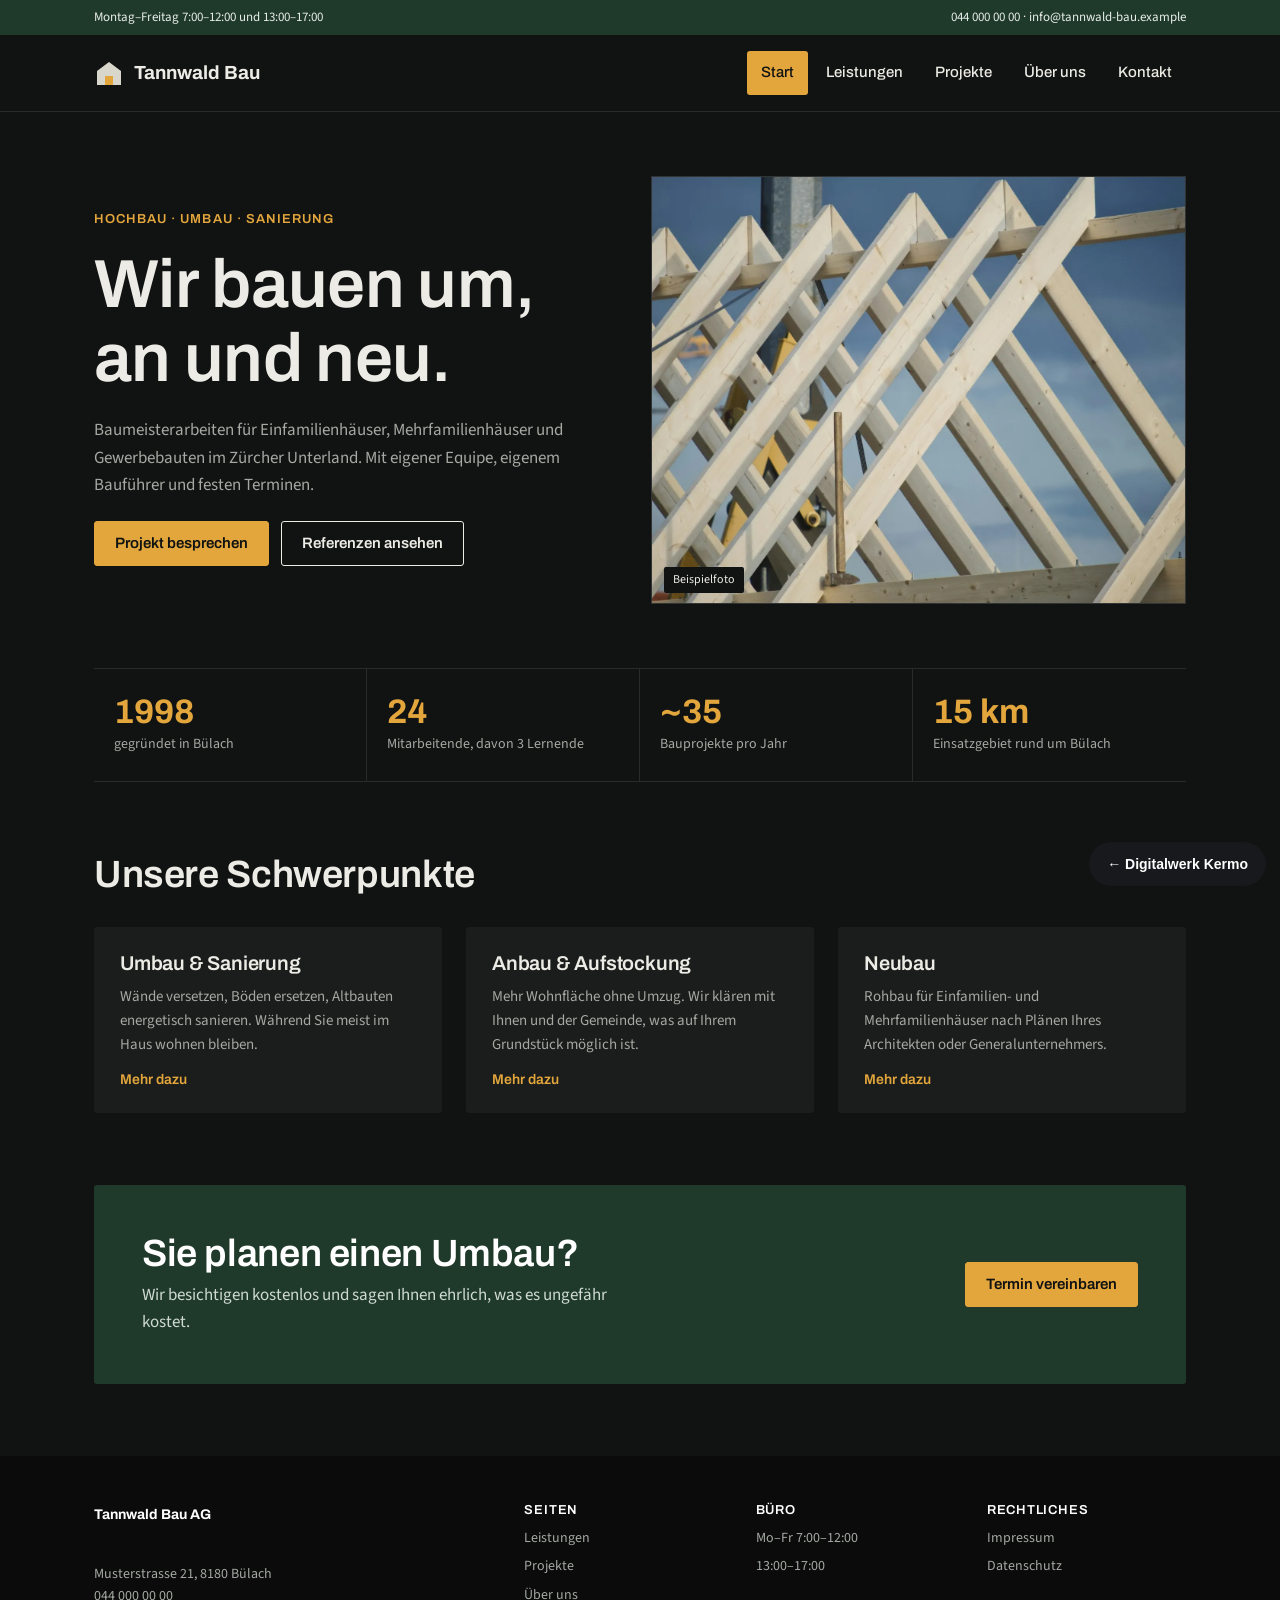
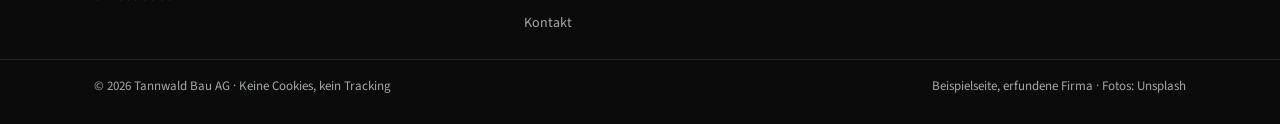
<file: tannwald-bau/index.html>
<!DOCTYPE html>
<html lang="de-CH">
<head>
<meta charset="utf-8">
<meta name="viewport" content="width=device-width, initial-scale=1">
<meta name="robots" content="noindex">
<title>Tannwald Bau AG – Umbau, Anbau und Neubau im Zürcher Unterland (Beispiel)</title>
<meta name="description" content="Beispielseite einer erfundenen Baufirma: Umbau und Sanierung, Anbau und Aufstockung, Neubau und Kundenarbeiten.">
<link rel="icon" href="favicon.svg" type="image/svg+xml">
<link href="../fonts/fonts.css" rel="stylesheet">
<style>
:root {
  /* Layout: mehrseitig (Navigation über #start, #leistungen …), Planzeichnungen als Bildsprache */
  /* Dunkle Variante: Beton bei Nacht, Bernstein als einzige Akzentfarbe */
  --concrete: #1a1d1b;
  --paper: #111312;
  --ink: #ecebe5;
  --muted: #a4a9a3;
  --green: #1f3a2b;
  --ochre: #e3a63c;
  --line: rgb(255 255 255 / .1);
  --display: "Archivo", "Helvetica Neue", Arial, sans-serif;
  --body: "Source Sans 3", "Helvetica Neue", Arial, sans-serif;
  color-scheme: dark;
}
* { box-sizing: border-box; }
html, body { margin: 0; }
body { background: var(--paper); color: var(--ink); font: 400 17px/1.6 var(--body); }
a { color: inherit; }
a:focus-visible, button:focus-visible, input:focus-visible, select:focus-visible, textarea:focus-visible { outline: 2px solid var(--ochre); outline-offset: 3px; }
.wrap { max-width: 1140px; margin: 0 auto; padding: 0 24px; }
h1, h2, h3 { font-family: var(--display); font-weight: 600; margin: 0; line-height: 1.08; letter-spacing: -0.01em; text-wrap: balance; }
h1 { font-size: clamp(38px, 6vw, 68px); }
h2 { font-size: clamp(26px, 3.4vw, 38px); }
h3 { font-size: 20px; }
p { margin: 0; max-width: 62ch; }
.muted { color: var(--muted); }
.kicker { font: 600 13px/1 var(--display); letter-spacing: .08em; text-transform: uppercase; color: var(--ochre); }

/* Kopf */
.top { background: var(--green); color: #e8ede9; font-size: 13px; }
.top .wrap { display: flex; justify-content: space-between; gap: 16px; padding: 7px 24px; flex-wrap: wrap; }
.nav { border-bottom: 1px solid var(--line); background: var(--paper); position: sticky; top: 0; z-index: 5; }
.nav .wrap { display: flex; align-items: center; justify-content: space-between; gap: 20px; padding-top: 16px; padding-bottom: 16px; }
.logo { display: flex; align-items: center; gap: 10px; text-decoration: none; font: 700 19px/1 var(--display); }
.logo svg { width: 30px; height: 30px; }
.menu { display: flex; gap: 4px; flex-wrap: wrap; }
.menu a { text-decoration: none; font: 500 15px/1 var(--display); padding: 14px 14px; min-height: 44px; display: inline-flex; align-items: center; border-radius: 3px; }
.menu a:hover { background: var(--concrete); }
.menu a[aria-current="page"] { background: var(--ochre); color: #111312; }

/* Seiten */
.page { display: none; }
.page.active { display: block; }
.page-head { background: var(--concrete); padding: 56px 0 48px; }
.page-head .wrap { display: grid; gap: 14px; }
section.block { padding: 72px 0; }

/* Planzeichnungen */
.plan { background: var(--concrete); border: 1px solid var(--line); position: relative; }
.plan { overflow: hidden; }
.plan svg { width: 100%; height: 100%; display: block; }
.plan img { position: absolute; inset: 0; width: 100%; height: 100%; object-fit: cover; }
.plan figcaption { position: absolute; left: 12px; bottom: 10px; font-size: 12px; background: var(--paper); padding: 3px 9px; border-radius: 2px; }

/* Start */
.hero { display: grid; grid-template-columns: 1fr 1.05fr; gap: 48px; align-items: center; padding: 64px 0; }
.hero .copy { display: grid; gap: 22px; }
.hero .plan { aspect-ratio: 5 / 4; }
.btns { display: flex; gap: 12px; flex-wrap: wrap; }
.btn { display: inline-block; text-decoration: none; font: 600 15px/1 var(--display); padding: 14px 20px; border-radius: 3px; background: var(--ochre); color: #111312; border: 1px solid var(--ochre); cursor: pointer; }
.btn.line { background: transparent; border-color: var(--ink); color: var(--ink); }
.figures { display: grid; grid-template-columns: repeat(4, 1fr); border-top: 1px solid var(--line); border-bottom: 1px solid var(--line); }
.figures div { padding: 26px 20px; display: grid; gap: 4px; border-right: 1px solid var(--line); }
.figures div:last-child { border-right: 0; }
.figures strong { font: 700 34px/1 var(--display); font-variant-numeric: tabular-nums; color: var(--ochre); }
.figures span { font-size: 14px; color: var(--muted); }
.cards { display: grid; grid-template-columns: repeat(3, 1fr); gap: 24px; margin-top: 32px; }
.card { background: var(--concrete); padding: 26px; display: grid; gap: 10px; align-content: start; border-radius: 3px; }
.card p { font-size: 15px; color: var(--muted); }
.card a { font: 600 14px/1 var(--display); text-decoration: none; color: var(--ochre); margin-top: 6px; }
.cta { background: var(--green); color: #fff; padding: 48px; display: flex; justify-content: space-between; align-items: center; gap: 24px; flex-wrap: wrap; border-radius: 3px; }
.cta p { color: #cfdad3; }

/* Leistungen */
.service-list { display: grid; gap: 0; }
.service { display: grid; grid-template-columns: 80px 1fr 1fr; gap: 24px; padding: 32px 0; border-bottom: 1px solid var(--line); }
.service .n { font: 700 15px/1.4 var(--display); color: var(--ochre); font-variant-numeric: tabular-nums; }
.service ul { margin: 0; padding-left: 18px; color: var(--muted); font-size: 15px; display: grid; gap: 4px; }

/* Projekte */
.projects { display: grid; grid-template-columns: repeat(3, minmax(0, 1fr)); gap: 28px; }
.project { display: grid; gap: 14px; }
.project .plan { aspect-ratio: 16 / 10; }
.meta { display: flex; flex-wrap: wrap; gap: 6px 16px; font-size: 14px; color: var(--muted); }
.meta b { color: var(--ink); font-weight: 600; }

/* Über uns */
.about { display: grid; grid-template-columns: 1fr 1fr; gap: 56px; }
.timeline { list-style: none; margin: 0; padding: 0; display: grid; gap: 0; }
.timeline li { display: grid; grid-template-columns: 70px 1fr; gap: 16px; padding: 14px 0; border-bottom: 1px solid var(--line); font-size: 15px; }
.timeline b { font: 700 15px/1.5 var(--display); color: var(--ochre); font-variant-numeric: tabular-nums; }
.team { display: grid; grid-template-columns: repeat(4, 1fr); gap: 20px; margin-top: 32px; }
.person { display: grid; gap: 4px; font-size: 15px; }
.avatar { aspect-ratio: 1; background: var(--concrete); border: 1px solid var(--line); display: grid; place-items: center; font: 600 28px/1 var(--display); color: var(--ochre); margin-bottom: 8px; }

/* Kontakt */
.contact { display: grid; grid-template-columns: 1fr 1.25fr; gap: 56px; }
.contact dl { margin: 0; display: grid; gap: 14px; }
.contact dt { font: 600 13px/1 var(--display); text-transform: uppercase; letter-spacing: .06em; color: var(--muted); }
.contact dd { margin: 4px 0 0; }
form { display: grid; grid-template-columns: 1fr 1fr; gap: 14px; }
label { display: grid; gap: 5px; font-size: 14px; font-weight: 600; }
label.full { grid-column: 1 / -1; }
input, select, textarea { font: 400 16px/1.4 var(--body); padding: 11px 12px; border: 1px solid var(--line); border-radius: 3px; background: var(--concrete); color: var(--ink); }
textarea { min-height: 120px; resize: vertical; }
.note { grid-column: 1 / -1; font-size: 14px; color: var(--ochre); min-height: 1.4em; }

footer { background: #0a0b0a; color: #a4a9a3; font-size: 14px; margin-top: 72px; }
footer .wrap { display: grid; grid-template-columns: 2fr 1fr 1fr 1fr; gap: 32px; padding-top: 48px; padding-bottom: 24px; }
footer h3 { margin: 0 0 10px; font: 600 13px/1 var(--display); color: #fff; text-transform: uppercase; letter-spacing: .06em; }
footer ul { list-style: none; padding: 0; margin: 0; display: grid; gap: 6px; }
footer a { text-decoration: none; }
.legal { border-top: 1px solid rgb(255 255 255 / .1); }
.legal .wrap { display: flex; justify-content: space-between; gap: 16px; flex-wrap: wrap; padding-top: 16px; padding-bottom: 28px; font-size: 13px; grid-template-columns: none; }

@media (max-width: 880px) {
  .nav .wrap { flex-direction: column; align-items: stretch; gap: 8px; }
  .menu { flex-wrap: nowrap; overflow-x: auto; margin: 0 -24px; padding: 0 24px; scrollbar-width: none; }
  .menu a { white-space: nowrap; }
  .top .wrap span:first-child { display: none; }
  .hero, .about, .contact { grid-template-columns: 1fr; }
  .cards, .projects { grid-template-columns: 1fr; }
  .figures { grid-template-columns: repeat(2, 1fr); }
  .figures div:nth-child(2) { border-right: 0; }
  .figures div:nth-child(-n+2) { border-bottom: 1px solid var(--line); }
  .service { grid-template-columns: 1fr; gap: 10px; }
  .team { grid-template-columns: repeat(2, 1fr); }
  footer .wrap { grid-template-columns: 1fr 1fr; }
  .cta { padding: 32px 24px; }
}
@media (max-width: 480px) { form { grid-template-columns: 1fr; } footer .wrap { grid-template-columns: 1fr; } }
@media (prefers-reduced-motion: reduce) { * { transition: none !important; scroll-behavior: auto !important; } }
</style>
</head>
<body>
<a href="../" style="position:fixed;right:14px;bottom:14px;z-index:50;background:#17191c;color:#fff;font:600 14px/1 sans-serif;padding:15px 18px;min-height:44px;border-radius:99px;text-decoration:none">← Digitalwerk Kermo</a>

<div class="top"><div class="wrap"><span>Montag–Freitag 7:00–12:00 und 13:00–17:00</span><span>044 000 00 00 · info@tannwald-bau.example</span></div></div>

<nav class="nav" aria-label="Hauptnavigation">
  <div class="wrap">
    <a class="logo" href="#start">
      <svg viewBox="0 0 30 30" aria-hidden="true"><path d="M3 27V13L15 4L27 13V27Z" fill="#d9d6cc"/><path d="M11 27V18H19V27" fill="#e3a63c"/></svg>
      Tannwald Bau
    </a>
    <div class="menu">
      <a href="#start">Start</a>
      <a href="#leistungen">Leistungen</a>
      <a href="#projekte">Projekte</a>
      <a href="#ueber-uns">Über uns</a>
      <a href="#kontakt">Kontakt</a>
    </div>
  </div>
</nav>

<main>
  <!-- START -->
  <div class="page active" data-page="start">
    <div class="wrap">
      <section class="hero">
        <div class="copy">
          <span class="kicker">Hochbau · Umbau · Sanierung</span>
          <h1>Wir bauen um, an und neu.</h1>
          <p class="muted">Baumeisterarbeiten für Einfamilienhäuser, Mehrfamilienhäuser und Gewerbebauten im Zürcher Unterland. Mit eigener Equipe, eigenem Bauführer und festen Terminen.</p>
          <div class="btns"><a class="btn" href="#kontakt">Projekt besprechen</a><a class="btn line" href="#projekte">Referenzen ansehen</a></div>
        </div>
        <figure class="plan" style="margin:0"><img src="../img/fotos/tannwald-dachstuhl.webp" alt="Neuer Dachstuhl aus Holz auf einem Rohbau" loading="eager" decoding="async"><figcaption>Beispielfoto</figcaption></figure>
      </section>
    </div>
    <div class="wrap">
      <div class="figures">
        <div><strong>1998</strong><span>gegründet in Bülach</span></div>
        <div><strong>24</strong><span>Mitarbeitende, davon 3 Lernende</span></div>
        <div><strong>~35</strong><span>Bauprojekte pro Jahr</span></div>
        <div><strong>15 km</strong><span>Einsatzgebiet rund um Bülach</span></div>
      </div>
    </div>
    <section class="block">
      <div class="wrap">
        <h2>Unsere Schwerpunkte</h2>
        <div class="cards">
          <article class="card"><h3>Umbau &amp; Sanierung</h3><p>Wände versetzen, Böden ersetzen, Altbauten energetisch sanieren. Während Sie meist im Haus wohnen bleiben.</p><a href="#leistungen">Mehr dazu</a></article>
          <article class="card"><h3>Anbau &amp; Aufstockung</h3><p>Mehr Wohnfläche ohne Umzug. Wir klären mit Ihnen und der Gemeinde, was auf Ihrem Grundstück möglich ist.</p><a href="#leistungen">Mehr dazu</a></article>
          <article class="card"><h3>Neubau</h3><p>Rohbau für Einfamilien- und Mehrfamilienhäuser nach Plänen Ihres Architekten oder Generalunternehmers.</p><a href="#leistungen">Mehr dazu</a></article>
        </div>
      </div>
    </section>
    <div class="wrap">
      <div class="cta"><div style="display:grid;gap:8px"><h2>Sie planen einen Umbau?</h2><p>Wir besichtigen kostenlos und sagen Ihnen ehrlich, was es ungefähr kostet.</p></div><a class="btn" href="#kontakt">Termin vereinbaren</a></div>
    </div>
  </div>

  <!-- LEISTUNGEN -->
  <div class="page" data-page="leistungen">
    <div class="page-head"><div class="wrap"><span class="kicker">Leistungen</span><h1>Was wir bauen</h1><p class="muted">Vom Mauerdurchbruch bis zum Rohbau eines Mehrfamilienhauses. Grössere Projekte koordinieren wir mit Architektur, Statik und den anderen Handwerkern.</p></div></div>
    <section class="block" style="padding-top:24px"><div class="wrap service-list">
      <div class="service"><span class="n">01</span><div style="display:grid;gap:8px"><h3>Umbau &amp; Sanierung</h3><p class="muted">Der grösste Teil unserer Aufträge. Wir arbeiten sauber und staubarm, weil die meisten Kunden während des Umbaus im Haus wohnen.</p></div><ul><li>Wanddurchbrüche und neue Grundrisse</li><li>Kernsanierung von Altbauten</li><li>Feuchtigkeitssanierung im Keller</li><li>Abbruch und Entsorgung</li></ul></div>
      <div class="service"><span class="n">02</span><div style="display:grid;gap:8px"><h3>Anbau &amp; Aufstockung</h3><p class="muted">Wir prüfen zusammen mit Ihnen die Ausnützung des Grundstücks und begleiten das Baugesuch.</p></div><ul><li>Anbauten in Massiv- oder Mischbauweise</li><li>Aufstockungen auf bestehende Häuser</li><li>Wintergärten und Garagen</li></ul></div>
      <div class="service"><span class="n">03</span><div style="display:grid;gap:8px"><h3>Neubau</h3><p class="muted">Rohbau nach Plan, mit eigenem Bauführer als Ansprechperson auf der Baustelle.</p></div><ul><li>Einfamilien- und Mehrfamilienhäuser</li><li>Beton- und Maurerarbeiten</li><li>Kanalisation und Umgebung</li></ul></div>
      <div class="service"><span class="n">04</span><div style="display:grid;gap:8px"><h3>Kundenarbeiten</h3><p class="muted">Auch kleine Aufträge sind willkommen. Eine Equipe ist fest für Arbeiten unter einer Woche eingeplant.</p></div><ul><li>Gartenmauern und Treppen</li><li>Fundamente für Gartenhäuser</li><li>Reparaturen an Fassade und Sockel</li></ul></div>
    </div></section>
  </div>

  <!-- PROJEKTE -->
  <div class="page" data-page="projekte">
    <div class="page-head"><div class="wrap"><span class="kicker">Referenzen</span><h1>Ausgewählte Projekte</h1><p class="muted">Drei Beispiele aus den letzten Jahren. Gerne vermitteln wir Ihnen den Kontakt zu früheren Bauherrschaften.</p></div></div>
    <section class="block"><div class="wrap projects">
      <article class="project"><figure class="plan" style="margin:0"><img src="../img/fotos/tannwald-anbau.webp" alt="Haus mit Anbau und dunkler Holzfassade im Schnee" loading="lazy" decoding="async"><figcaption>Beispielfoto</figcaption></figure><h3>Anbau Einfamilienhaus</h3><div class="meta"><span><b>Ort</b> Bachenbülach</span><span><b>Jahr</b> 2025</span><span><b>Bauzeit</b> 4 Monate</span></div><p class="muted">Erweiterung um ein Zimmer mit Bad, angeschlossen an das bestehende Haus aus den 1970er-Jahren.</p></article>
      <article class="project"><figure class="plan" style="margin:0"><img src="../img/fotos/tannwald-mfh.webp" alt="Mehrfamilienhaus im Rohbau mit Stützen" loading="lazy" decoding="async"><figcaption>Beispielfoto</figcaption></figure><h3>Mehrfamilienhaus, 9 Wohnungen</h3><div class="meta"><span><b>Ort</b> Bülach</span><span><b>Jahr</b> 2024</span><span><b>Bauzeit</b> 11 Monate</span></div><p class="muted">Rohbau im Auftrag eines Generalunternehmers, inklusive Tiefgarage mit 12 Plätzen.</p></article>
      <article class="project"><figure class="plan" style="margin:0"><img src="../img/fotos/tannwald-kueche.webp" alt="Offene Küche mit Esstisch nach der Sanierung" loading="lazy" decoding="async"><figcaption>Beispielfoto</figcaption></figure><h3>Sanierung 4½-Zimmer-Wohnung</h3><div class="meta"><span><b>Ort</b> Embrach</span><span><b>Jahr</b> 2025</span><span><b>Bauzeit</b> 6 Wochen</span></div><p class="muted">Offene Küche durch Wanddurchbruch, neue Böden und Bad. Die Bewohner blieben während der Arbeiten im Haus.</p></article>
    </div></section>
  </div>

  <!-- ÜBER UNS -->
  <div class="page" data-page="ueber-uns">
    <div class="page-head"><div class="wrap"><span class="kicker">Über uns</span><h1>Ein Familienbetrieb in zweiter Generation</h1><p class="muted">Seit 1998 bauen wir im Zürcher Unterland. Die meisten Aufträge kommen heute über Empfehlungen.</p></div></div>
    <section class="block"><div class="wrap">
      <div class="about">
        <div style="display:grid;gap:16px"><h2>Unsere Geschichte</h2><p class="muted">Peter Tannwald gründete den Betrieb mit zwei Maurern. Heute führt seine Tochter Laura die Firma, er kümmert sich weiterhin um die Kalkulation. Wir bilden jedes Jahr Lernende als Maurer und Baupraktiker aus.</p></div>
        <ol class="timeline">
          <li><b>1998</b><span>Gründung in Bülach mit 3 Mitarbeitenden</span></li>
          <li><b>2008</b><span>Eigener Werkhof mit Lager und Maschinenpark</span></li>
          <li><b>2016</b><span>Umwandlung in eine Aktiengesellschaft</span></li>
          <li><b>2024</b><span>Laura Tannwald übernimmt die Geschäftsleitung</span></li>
        </ol>
      </div>
      <h2 style="margin-top:72px">Ihre Ansprechpersonen</h2>
      <div class="team">
        <div class="person"><div class="avatar" aria-hidden="true">LT</div><b>Laura Tannwald</b><span class="muted">Geschäftsleitung</span></div>
        <div class="person"><div class="avatar" aria-hidden="true">PT</div><b>Peter Tannwald</b><span class="muted">Kalkulation</span></div>
        <div class="person"><div class="avatar" aria-hidden="true">MB</div><b>Marco Bianchi</b><span class="muted">Bauführer</span></div>
        <div class="person"><div class="avatar" aria-hidden="true">SK</div><b>Sandra Keller</b><span class="muted">Administration</span></div>
      </div>
      <p class="muted" style="margin-top:16px;font-size:14px">Platzhalter: Hier kommen echte Porträtfotos des Teams hin.</p>
    </div></section>
  </div>

  <!-- KONTAKT -->
  <div class="page" data-page="kontakt">
    <div class="page-head"><div class="wrap"><span class="kicker">Kontakt</span><h1>Erzählen Sie uns von Ihrem Projekt</h1><p class="muted">Wir melden uns innert zwei Arbeitstagen und vereinbaren eine kostenlose Besichtigung.</p></div></div>
    <section class="block"><div class="wrap contact">
      <dl>
        <div><dt>Adresse</dt><dd>Tannwald Bau AG<br>Musterstrasse 21<br>8180 Bülach</dd></div>
        <div><dt>Telefon</dt><dd>044 000 00 00</dd></div>
        <div><dt>E-Mail</dt><dd>info@tannwald-bau.example</dd></div>
        <div><dt>Büro</dt><dd>Mo–Fr 7:00–12:00 und 13:00–17:00</dd></div>
      </dl>
      <form id="form" novalidate>
        <label for="f-name">Name<input id="f-name" autocomplete="name"></label>
        <label for="f-tel">Telefon<input id="f-tel" type="tel" autocomplete="tel"></label>
        <label for="f-ort">Ort des Projekts<input id="f-ort" autocomplete="address-level2"></label>
        <label for="f-art">Art des Projekts<select id="f-art"><option>Umbau / Sanierung</option><option>Anbau / Aufstockung</option><option>Neubau</option><option>Kleinauftrag</option></select></label>
        <label class="full" for="f-msg">Beschreibung<textarea id="f-msg" placeholder="z. B. Wand zwischen Küche und Wohnzimmer entfernen, Haus Baujahr 1985"></textarea></label>
        <button class="btn" type="submit">Anfrage senden</button>
        <p class="note" id="note" role="status"></p>
      </form>
    </div></section>
  </div>
</main>

<footer>
  <div class="wrap">
    <div style="display:grid;gap:10px"><b style="color:#fff;font-family:var(--display)">Tannwald Bau AG</b><span>Musterstrasse 21, 8180 Bülach<br>044 000 00 00</span></div>
    <div><h3>Seiten</h3><ul><li><a href="#leistungen">Leistungen</a></li><li><a href="#projekte">Projekte</a></li><li><a href="#ueber-uns">Über uns</a></li><li><a href="#kontakt">Kontakt</a></li></ul></div>
    <div><h3>Büro</h3><ul><li>Mo–Fr 7:00–12:00</li><li>13:00–17:00</li></ul></div>
    <div><h3>Rechtliches</h3><ul><li><a href="#kontakt">Impressum</a></li><li><a href="#kontakt">Datenschutz</a></li></ul></div>
  </div>
  <div class="legal"><div class="wrap"><span>© 2026 Tannwald Bau AG · Keine Cookies, kein Tracking</span><span>Beispielseite, erfundene Firma · Fotos: <a href="https://unsplash.com/license">Unsplash</a></span></div></div>
</footer>

<script>
(function () {
  var pages = document.querySelectorAll('.page');
  var links = document.querySelectorAll('.menu a');
  function show() {
    var name = (location.hash || '#start').slice(1);
    var found = false;
    pages.forEach(function (p) { var on = p.dataset.page === name; p.classList.toggle('active', on); if (on) found = true; });
    if (!found) { name = 'start'; pages[0].classList.add('active'); }
    links.forEach(function (a) { if (a.getAttribute('href') === '#' + name) a.setAttribute('aria-current', 'page'); else a.removeAttribute('aria-current'); });
    window.scrollTo(0, 0);
  }
  window.addEventListener('hashchange', show);
  show();
  document.getElementById('form').addEventListener('submit', function (e) {
    e.preventDefault();
    var n = document.getElementById('f-name').value.trim();
    document.getElementById('note').textContent = n
      ? 'Danke, ' + n + '. Beispielseite: Auf einer echten Seite ginge die Anfrage jetzt per E-Mail an die Firma.'
      : 'Bitte geben Sie Ihren Namen an.';
  });
})();
</script>
</body>
</html>
</file>
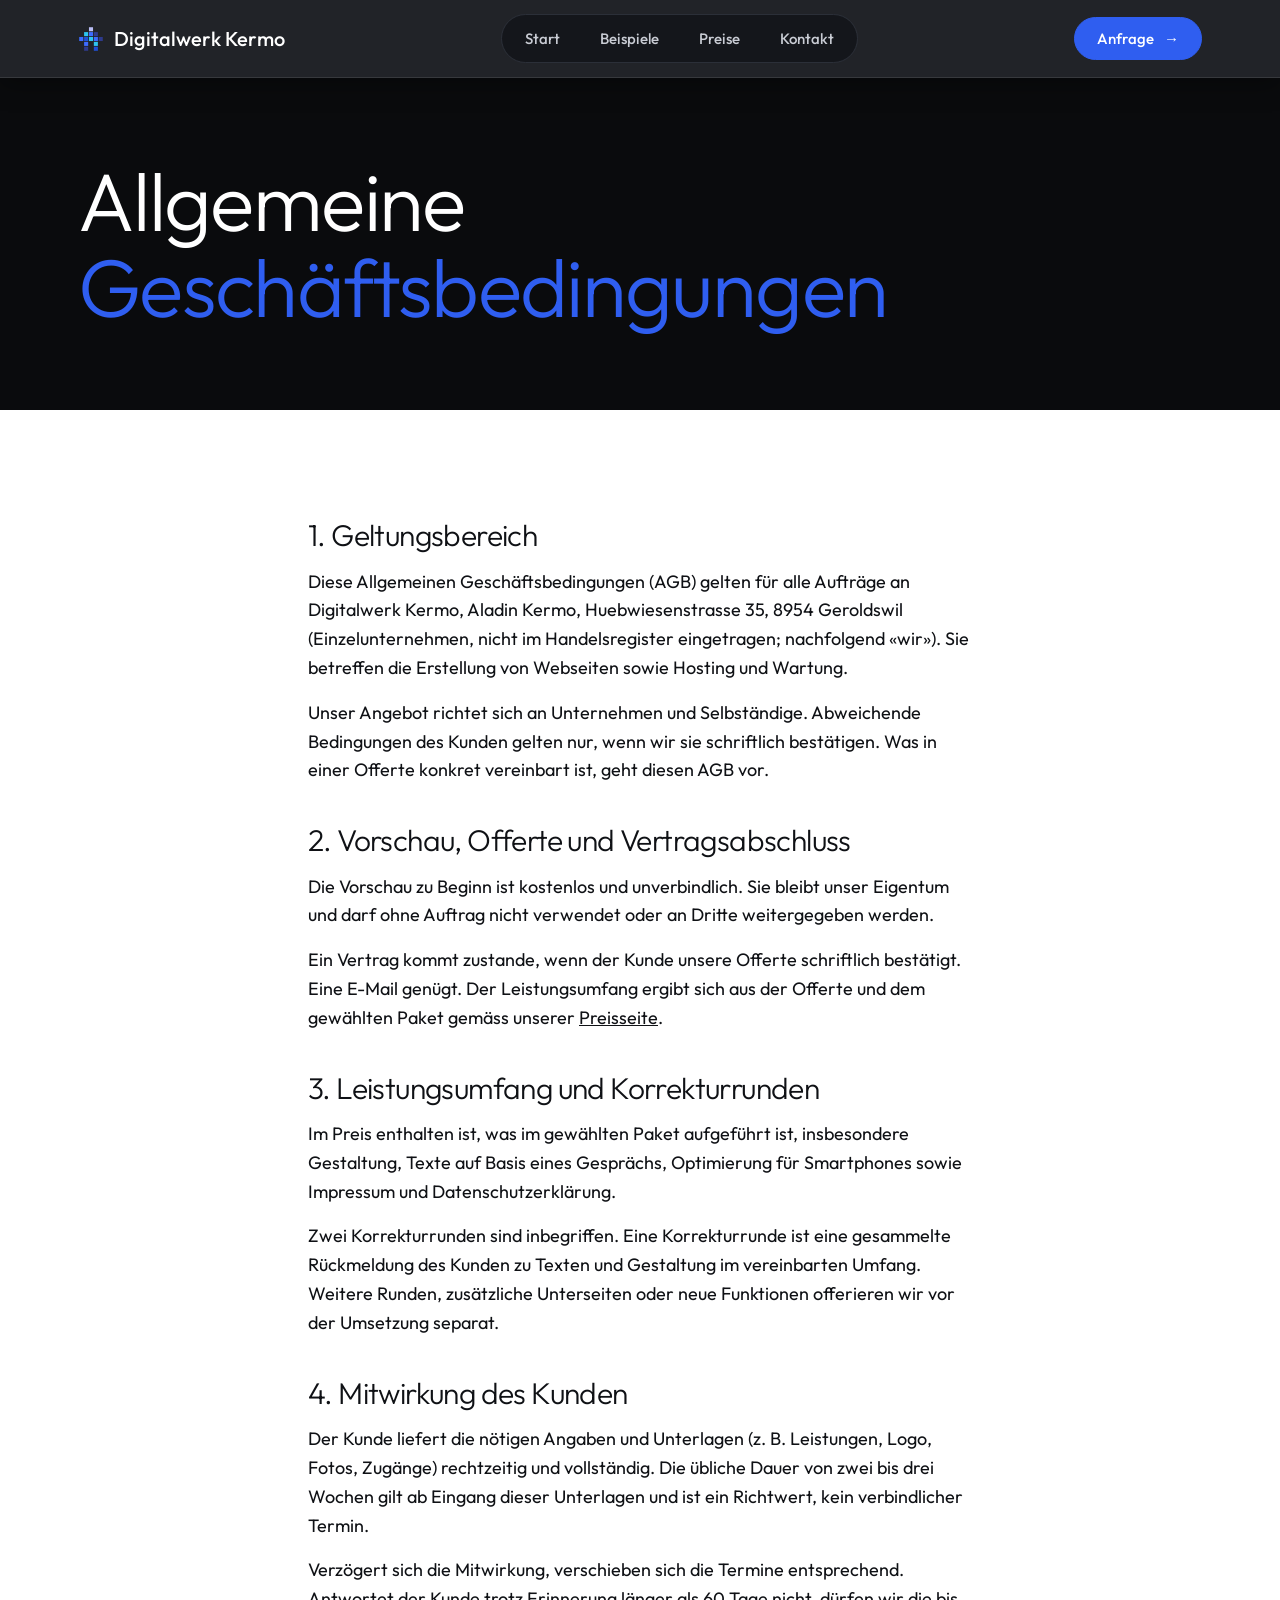
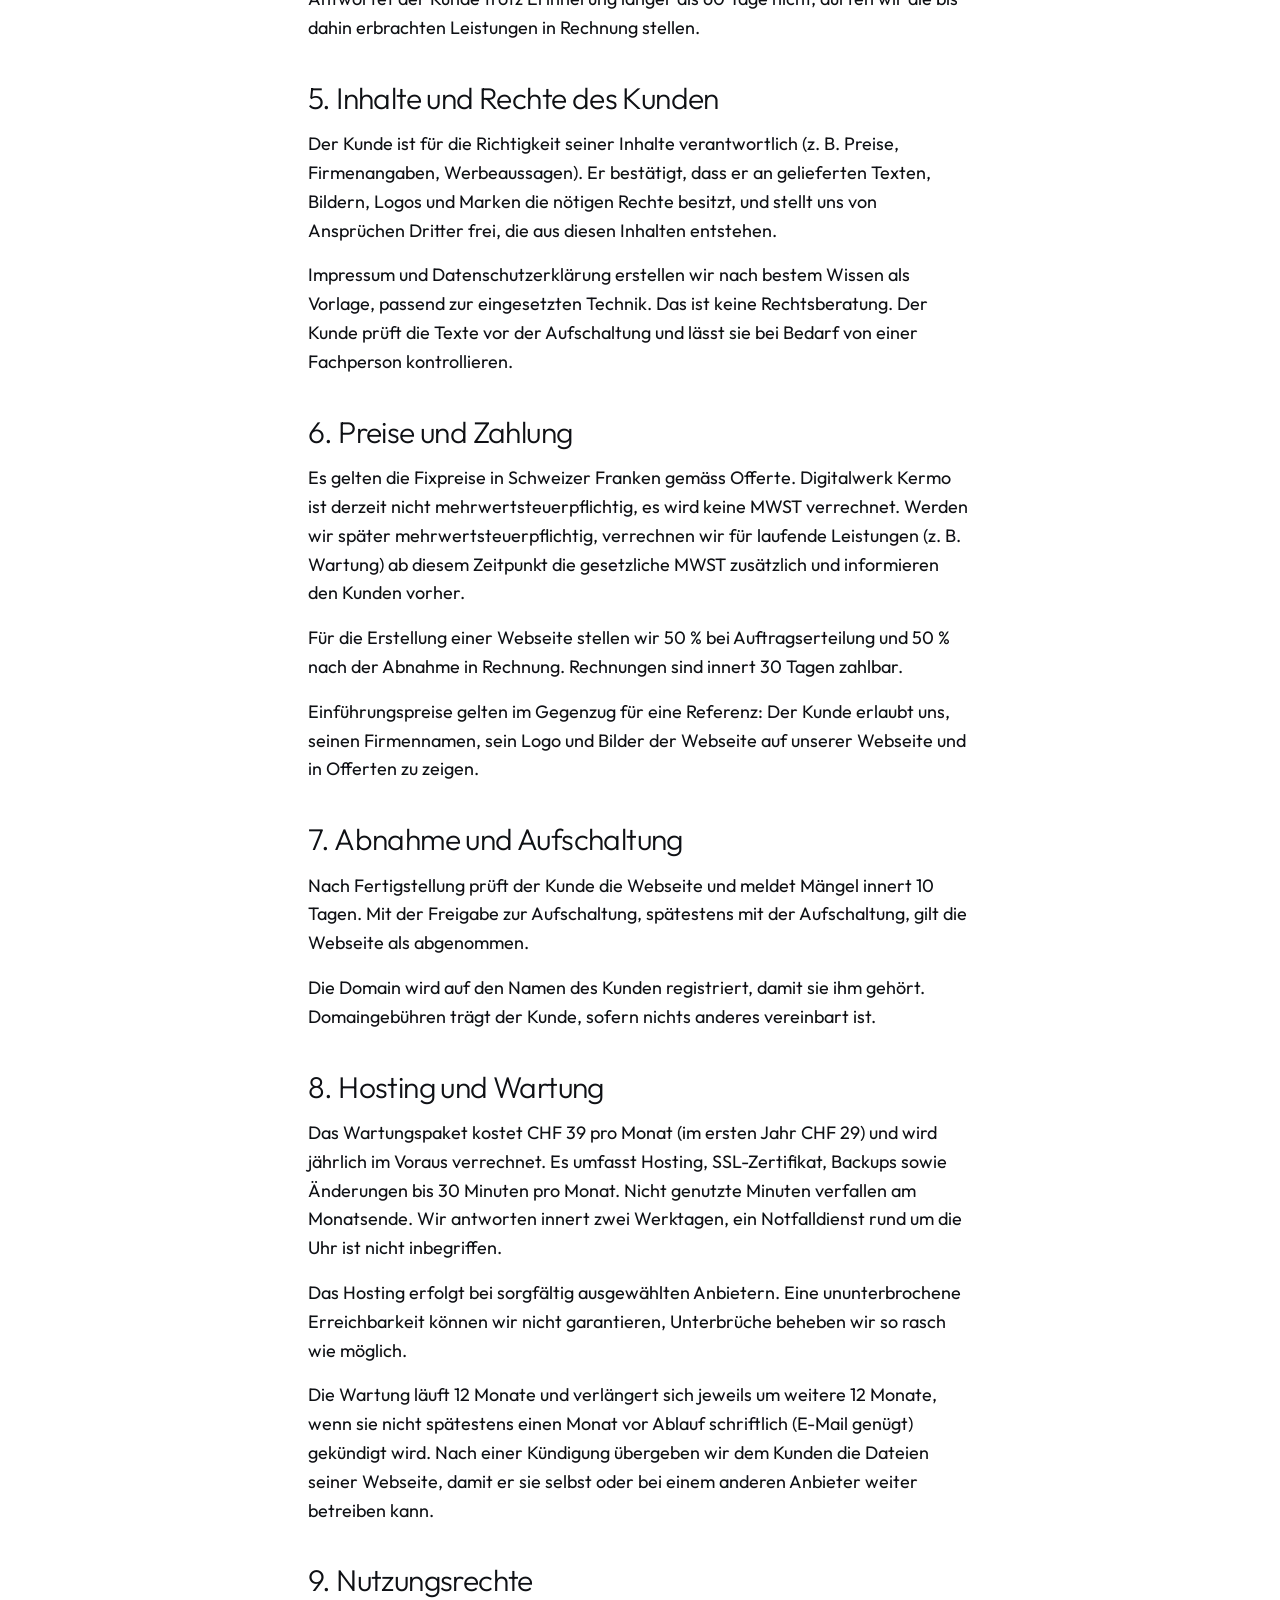
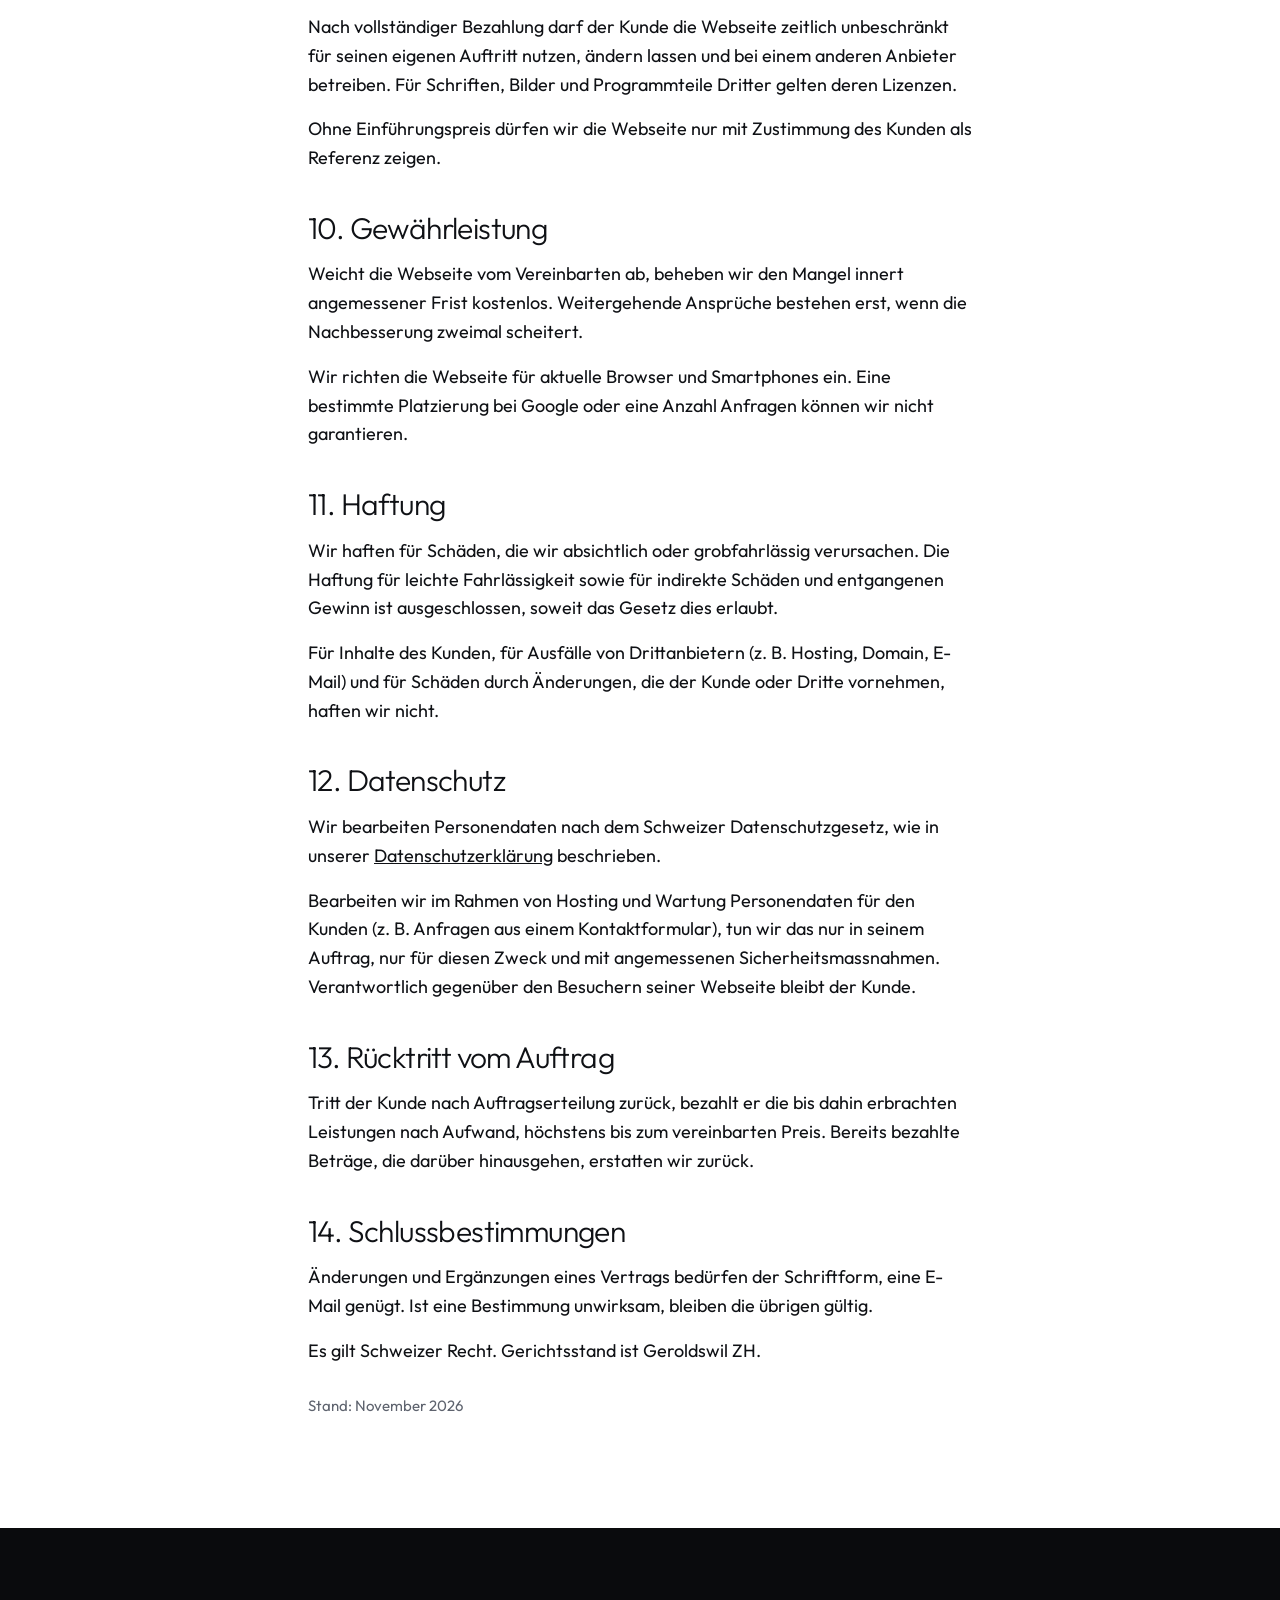
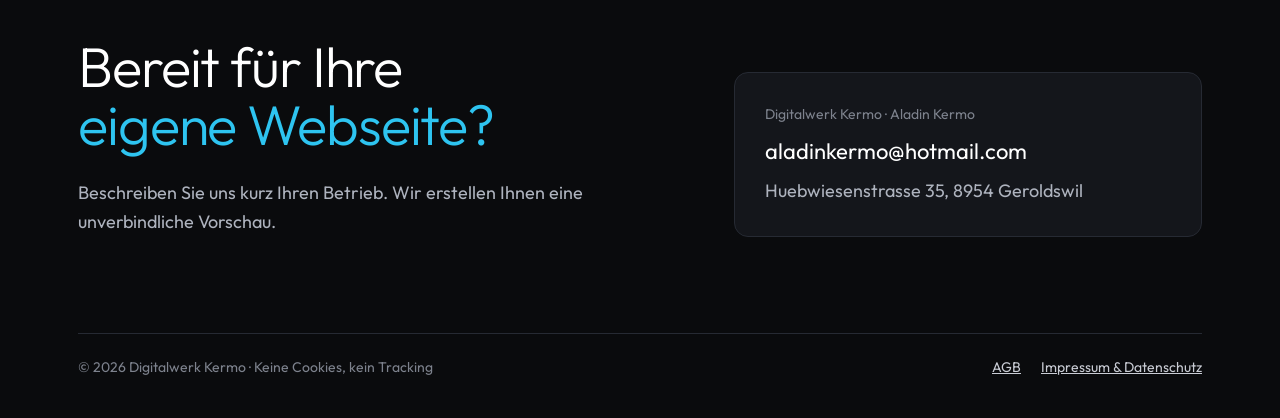
<file: agb.html>
<!DOCTYPE html>
<html lang="de-CH">
<head>
<meta charset="utf-8">
<meta name="viewport" content="width=device-width, initial-scale=1">
<title>AGB – Digitalwerk Kermo</title>
<meta name="description" content="Allgemeine Geschäftsbedingungen von Digitalwerk Kermo für Webseiten, Hosting und Wartung.">
<meta name="robots" content="noindex">
<link rel="canonical" href="https://digitalwerk-kermo.github.io/agb.html">
<meta property="og:type" content="website">
<meta property="og:locale" content="de_CH">
<meta property="og:site_name" content="Digitalwerk Kermo">
<meta property="og:title" content="AGB – Digitalwerk Kermo">
<meta property="og:description" content="Allgemeine Geschäftsbedingungen von Digitalwerk Kermo für Webseiten, Hosting und Wartung.">
<meta property="og:url" content="https://digitalwerk-kermo.github.io/agb.html">
<meta property="og:image" content="https://digitalwerk-kermo.github.io/img/og.png">
<meta property="og:image:width" content="1200">
<meta property="og:image:height" content="630">
<meta name="twitter:card" content="summary_large_image">
<link rel="icon" href="favicon.svg" type="image/svg+xml">
<link rel="icon" href="favicon-32.png" sizes="32x32" type="image/png">
<link rel="apple-touch-icon" href="apple-touch-icon.png">
<link href="fonts/fonts.css?v=ed048d74" rel="stylesheet">
<link href="css/site.css?v=20261116b" rel="stylesheet">
</head>
<body>
<div class="bar">
  <nav class="wrap" aria-label="Hauptnavigation">
    <a class="logo" href="index.html"><svg viewBox="0 0 64 64" aria-hidden="true"><rect x="27" y="3" width="10" height="10" fill="#b9bdf5"/><rect x="15" y="15" width="10" height="10" fill="#2ec4f0"/><rect x="27" y="15" width="10" height="10" fill="#3d6bff"/><rect x="39" y="15" width="10" height="10" fill="#2e3a8c"/><rect x="3" y="27" width="10" height="10" fill="#3d6bff"/><rect x="15" y="27" width="10" height="10" fill="#1f4fd6"/><rect x="27" y="27" width="10" height="10" fill="#2ec4f0"/><rect x="39" y="27" width="10" height="10" fill="#3d6bff"/><rect x="51" y="27" width="10" height="10" fill="#2e3a8c"/><rect x="15" y="39" width="10" height="10" fill="#3d6bff"/><rect x="39" y="39" width="10" height="10" fill="#2ec4f0"/><rect x="15" y="51" width="10" height="10" fill="#2e3a8c"/><rect x="39" y="51" width="10" height="10" fill="#1f4fd6"/></svg>Digitalwerk Kermo</a>
    <div class="menu"><a href="index.html">Start</a><a href="beispiele.html">Beispiele</a><a href="preise.html">Preise</a><a href="kontakt.html">Kontakt</a></div>
    <a class="btn primary cta" href="kontakt.html">Anfrage <span class="arr" aria-hidden="true">→</span></a>
  </nav>
</div>
<header class="head">
  <section class="wrap page-head"><h1 class="page">Allgemeine<br><span class="blue">Geschäfts&shy;bedingungen</span></h1></section>
</header>
<main>
  <section class="sec">
    <div class="wrap text">
      <h2 style="margin-top:0">1. Geltungsbereich</h2>
      <p>Diese Allgemeinen Geschäftsbedingungen (AGB) gelten für alle Aufträge an Digitalwerk Kermo, Aladin Kermo, Huebwiesenstrasse 35, 8954 Geroldswil (Einzelunternehmen, nicht im Handelsregister eingetragen; nachfolgend «wir»). Sie betreffen die Erstellung von Webseiten sowie Hosting und Wartung.</p>
      <p>Unser Angebot richtet sich an Unternehmen und Selbständige. Abweichende Bedingungen des Kunden gelten nur, wenn wir sie schriftlich bestätigen. Was in einer Offerte konkret vereinbart ist, geht diesen AGB vor.</p>
      <h2>2. Vorschau, Offerte und Vertragsabschluss</h2>
      <p>Die Vorschau zu Beginn ist kostenlos und unverbindlich. Sie bleibt unser Eigentum und darf ohne Auftrag nicht verwendet oder an Dritte weitergegeben werden.</p>
      <p>Ein Vertrag kommt zustande, wenn der Kunde unsere Offerte schriftlich bestätigt. Eine E-Mail genügt. Der Leistungsumfang ergibt sich aus der Offerte und dem gewählten Paket gemäss unserer <a href="preise.html">Preisseite</a>.</p>
      <h2>3. Leistungsumfang und Korrekturrunden</h2>
      <p>Im Preis enthalten ist, was im gewählten Paket aufgeführt ist, insbesondere Gestaltung, Texte auf Basis eines Gesprächs, Optimierung für Smartphones sowie Impressum und Datenschutzerklärung.</p>
      <p>Zwei Korrekturrunden sind inbegriffen. Eine Korrekturrunde ist eine gesammelte Rückmeldung des Kunden zu Texten und Gestaltung im vereinbarten Umfang. Weitere Runden, zusätzliche Unterseiten oder neue Funktionen offerieren wir vor der Umsetzung separat.</p>
      <h2>4. Mitwirkung des Kunden</h2>
      <p>Der Kunde liefert die nötigen Angaben und Unterlagen (z. B. Leistungen, Logo, Fotos, Zugänge) rechtzeitig und vollständig. Die übliche Dauer von zwei bis drei Wochen gilt ab Eingang dieser Unterlagen und ist ein Richtwert, kein verbindlicher Termin.</p>
      <p>Verzögert sich die Mitwirkung, verschieben sich die Termine entsprechend. Antwortet der Kunde trotz Erinnerung länger als 60 Tage nicht, dürfen wir die bis dahin erbrachten Leistungen in Rechnung stellen.</p>
      <h2>5. Inhalte und Rechte des Kunden</h2>
      <p>Der Kunde ist für die Richtigkeit seiner Inhalte verantwortlich (z. B. Preise, Firmenangaben, Werbeaussagen). Er bestätigt, dass er an gelieferten Texten, Bildern, Logos und Marken die nötigen Rechte besitzt, und stellt uns von Ansprüchen Dritter frei, die aus diesen Inhalten entstehen.</p>
      <p>Impressum und Datenschutzerklärung erstellen wir nach bestem Wissen als Vorlage, passend zur eingesetzten Technik. Das ist keine Rechtsberatung. Der Kunde prüft die Texte vor der Aufschaltung und lässt sie bei Bedarf von einer Fachperson kontrollieren.</p>
      <h2>6. Preise und Zahlung</h2>
      <p>Es gelten die Fixpreise in Schweizer Franken gemäss Offerte. Digitalwerk Kermo ist derzeit nicht mehrwertsteuerpflichtig, es wird keine MWST verrechnet. Werden wir später mehrwertsteuerpflichtig, verrechnen wir für laufende Leistungen (z. B. Wartung) ab diesem Zeitpunkt die gesetzliche MWST zusätzlich und informieren den Kunden vorher.</p>
      <p>Für die Erstellung einer Webseite stellen wir 50 % bei Auftragserteilung und 50 % nach der Abnahme in Rechnung. Rechnungen sind innert 30 Tagen zahlbar.</p>
      <p>Einführungspreise gelten im Gegenzug für eine Referenz: Der Kunde erlaubt uns, seinen Firmennamen, sein Logo und Bilder der Webseite auf unserer Webseite und in Offerten zu zeigen.</p>
      <h2>7. Abnahme und Aufschaltung</h2>
      <p>Nach Fertigstellung prüft der Kunde die Webseite und meldet Mängel innert 10 Tagen. Mit der Freigabe zur Aufschaltung, spätestens mit der Aufschaltung, gilt die Webseite als abgenommen.</p>
      <p>Die Domain wird auf den Namen des Kunden registriert, damit sie ihm gehört. Domaingebühren trägt der Kunde, sofern nichts anderes vereinbart ist.</p>
      <h2>8. Hosting und Wartung</h2>
      <p>Das Wartungspaket kostet CHF 39 pro Monat (im ersten Jahr CHF 29) und wird jährlich im Voraus verrechnet. Es umfasst Hosting, SSL-Zertifikat, Backups sowie Änderungen bis 30 Minuten pro Monat. Nicht genutzte Minuten verfallen am Monatsende. Wir antworten innert zwei Werktagen, ein Notfalldienst rund um die Uhr ist nicht inbegriffen.</p>
      <p>Das Hosting erfolgt bei sorgfältig ausgewählten Anbietern. Eine ununterbrochene Erreichbarkeit können wir nicht garantieren, Unterbrüche beheben wir so rasch wie möglich.</p>
      <p>Die Wartung läuft 12 Monate und verlängert sich jeweils um weitere 12 Monate, wenn sie nicht spätestens einen Monat vor Ablauf schriftlich (E-Mail genügt) gekündigt wird. Nach einer Kündigung übergeben wir dem Kunden die Dateien seiner Webseite, damit er sie selbst oder bei einem anderen Anbieter weiter betreiben kann.</p>
      <h2>9. Nutzungsrechte</h2>
      <p>Nach vollständiger Bezahlung darf der Kunde die Webseite zeitlich unbeschränkt für seinen eigenen Auftritt nutzen, ändern lassen und bei einem anderen Anbieter betreiben. Für Schriften, Bilder und Programmteile Dritter gelten deren Lizenzen.</p>
      <p>Ohne Einführungspreis dürfen wir die Webseite nur mit Zustimmung des Kunden als Referenz zeigen.</p>
      <h2>10. Gewährleistung</h2>
      <p>Weicht die Webseite vom Vereinbarten ab, beheben wir den Mangel innert angemessener Frist kostenlos. Weitergehende Ansprüche bestehen erst, wenn die Nachbesserung zweimal scheitert.</p>
      <p>Wir richten die Webseite für aktuelle Browser und Smartphones ein. Eine bestimmte Platzierung bei Google oder eine Anzahl Anfragen können wir nicht garantieren.</p>
      <h2>11. Haftung</h2>
      <p>Wir haften für Schäden, die wir absichtlich oder grobfahrlässig verursachen. Die Haftung für leichte Fahrlässigkeit sowie für indirekte Schäden und entgangenen Gewinn ist ausgeschlossen, soweit das Gesetz dies erlaubt.</p>
      <p>Für Inhalte des Kunden, für Ausfälle von Drittanbietern (z. B. Hosting, Domain, E-Mail) und für Schäden durch Änderungen, die der Kunde oder Dritte vornehmen, haften wir nicht.</p>
      <h2>12. Datenschutz</h2>
      <p>Wir bearbeiten Personendaten nach dem Schweizer Datenschutzgesetz, wie in unserer <a href="impressum.html">Datenschutzerklärung</a> beschrieben.</p>
      <p>Bearbeiten wir im Rahmen von Hosting und Wartung Personendaten für den Kunden (z. B. Anfragen aus einem Kontaktformular), tun wir das nur in seinem Auftrag, nur für diesen Zweck und mit angemessenen Sicherheitsmassnahmen. Verantwortlich gegenüber den Besuchern seiner Webseite bleibt der Kunde.</p>
      <h2>13. Rücktritt vom Auftrag</h2>
      <p>Tritt der Kunde nach Auftragserteilung zurück, bezahlt er die bis dahin erbrachten Leistungen nach Aufwand, höchstens bis zum vereinbarten Preis. Bereits bezahlte Beträge, die darüber hinausgehen, erstatten wir zurück.</p>
      <h2>14. Schlussbestimmungen</h2>
      <p>Änderungen und Ergänzungen eines Vertrags bedürfen der Schriftform, eine E-Mail genügt. Ist eine Bestimmung unwirksam, bleiben die übrigen gültig.</p>
      <p>Es gilt Schweizer Recht. Gerichtsstand ist Geroldswil ZH.</p>
      <p class="muted" style="font-size:15px;margin-top:12px">Stand: November 2026</p>
    </div>
  </section>
</main>
<footer class="foot" id="kontakt">
  <div class="wrap">
    <div class="grid">
      <div style="display:grid;gap:24px">
        <h2>Bereit für Ihre<br><span class="cyan">eigene Webseite?</span></h2>
        <p>Beschreiben Sie uns kurz Ihren Betrieb. Wir erstellen Ihnen eine unverbindliche Vorschau.</p>
      </div>
      <div class="card">
        <span class="who">Digitalwerk Kermo · Aladin Kermo</span>
        <a class="mail" href="mailto:aladinkermo@hotmail.com">aladinkermo@hotmail.com</a>
        <span style="color:#aeb3be">Huebwiesenstrasse 35, 8954 Geroldswil</span>
      </div>
    </div>
    <div class="legal"><span>© 2026 Digitalwerk Kermo · Keine Cookies, kein Tracking</span><span class="legal-links"><a href="agb.html">AGB</a><a href="impressum.html">Impressum &amp; Datenschutz</a></span></div>
  </div>
</footer>
</body>
</html>
</file>
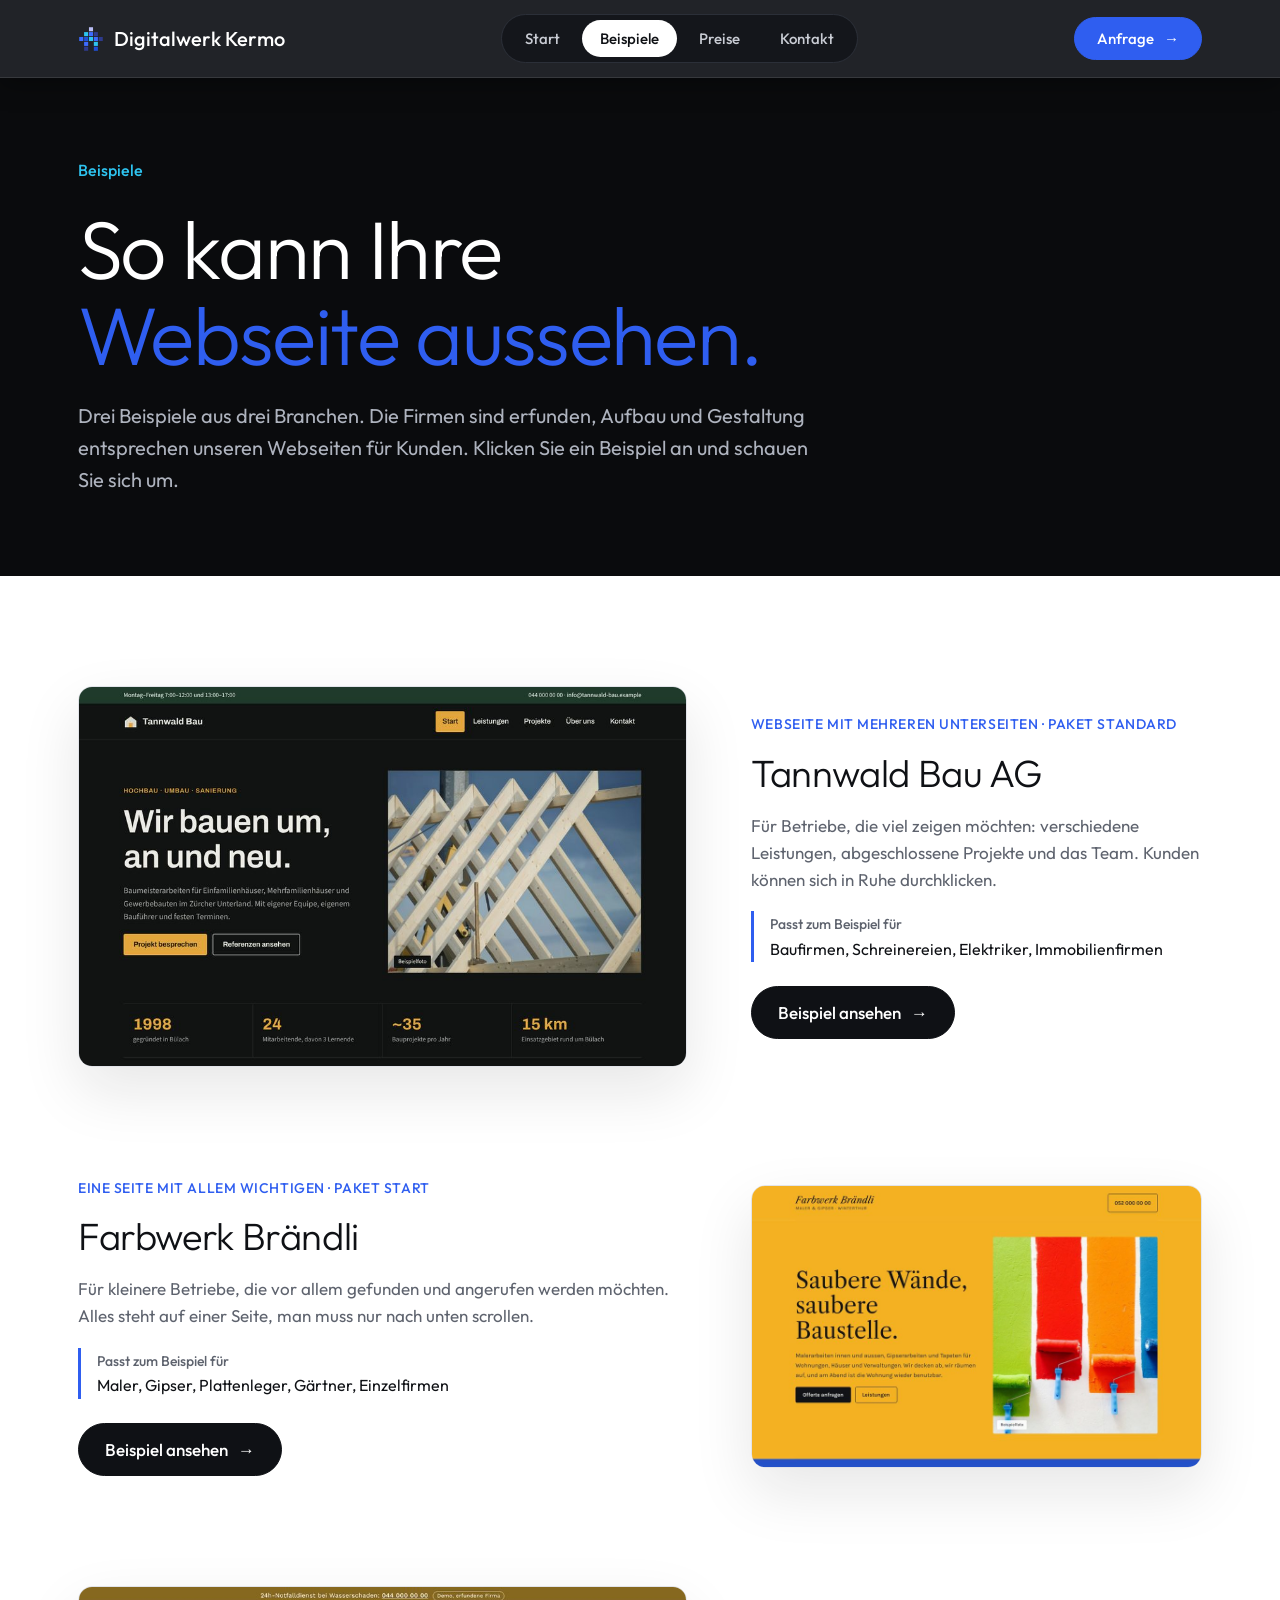
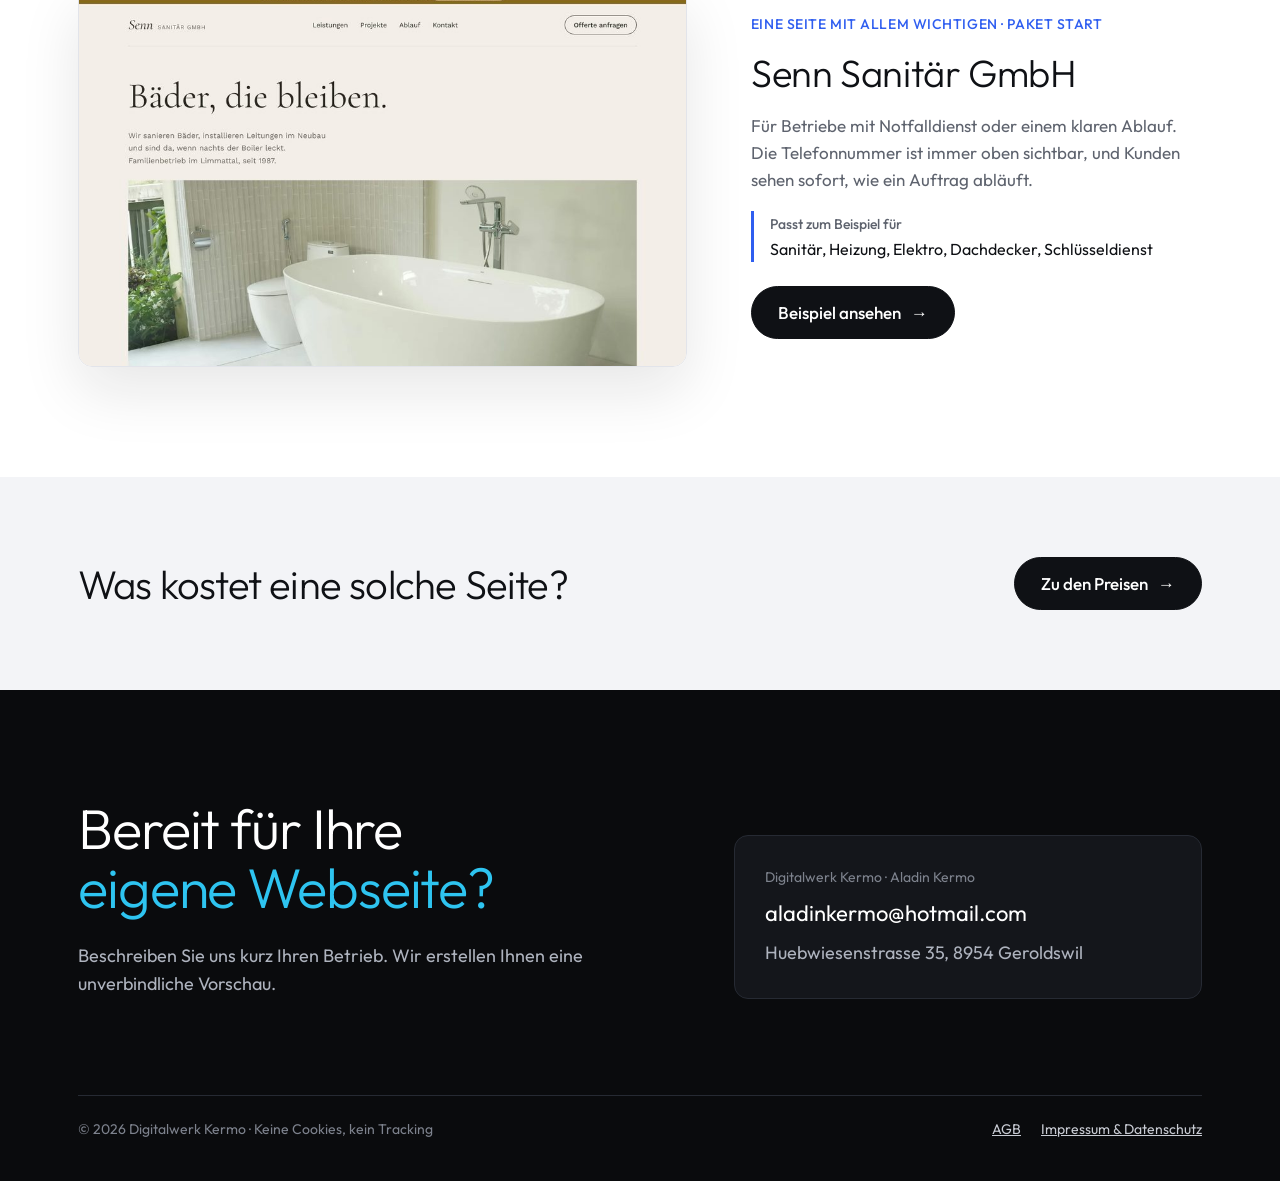
<file: beispiele.html>
<!DOCTYPE html>
<html lang="de-CH">
<head>
<meta charset="utf-8">
<meta name="viewport" content="width=device-width, initial-scale=1">
<title>Beispiele – Digitalwerk Kermo</title>
<meta name="description" content="Beispielseiten für Handwerks- und Baufirmen: Baufirma, Malergeschäft und Sanitärbetrieb.">
<link rel="canonical" href="https://digitalwerk-kermo.github.io/beispiele.html">
<meta property="og:type" content="website">
<meta property="og:locale" content="de_CH">
<meta property="og:site_name" content="Digitalwerk Kermo">
<meta property="og:title" content="Beispiele – Digitalwerk Kermo">
<meta property="og:description" content="Beispielseiten für Handwerks- und Baufirmen: Baufirma, Malergeschäft und Sanitärbetrieb.">
<meta property="og:url" content="https://digitalwerk-kermo.github.io/beispiele.html">
<meta property="og:image" content="https://digitalwerk-kermo.github.io/img/og.png">
<meta property="og:image:width" content="1200">
<meta property="og:image:height" content="630">
<meta name="twitter:card" content="summary_large_image">
<link rel="icon" href="favicon.svg" type="image/svg+xml">
<link rel="icon" href="favicon-32.png" sizes="32x32" type="image/png">
<link rel="apple-touch-icon" href="apple-touch-icon.png">
<link href="fonts/fonts.css?v=ed048d74" rel="stylesheet">
<link href="css/site.css?v=20261116b" rel="stylesheet">
</head>
<body>
<div class="bar">
  <nav class="wrap" aria-label="Hauptnavigation">
    <a class="logo" href="index.html"><svg viewBox="0 0 64 64" aria-hidden="true"><rect x="27" y="3" width="10" height="10" fill="#b9bdf5"/><rect x="15" y="15" width="10" height="10" fill="#2ec4f0"/><rect x="27" y="15" width="10" height="10" fill="#3d6bff"/><rect x="39" y="15" width="10" height="10" fill="#2e3a8c"/><rect x="3" y="27" width="10" height="10" fill="#3d6bff"/><rect x="15" y="27" width="10" height="10" fill="#1f4fd6"/><rect x="27" y="27" width="10" height="10" fill="#2ec4f0"/><rect x="39" y="27" width="10" height="10" fill="#3d6bff"/><rect x="51" y="27" width="10" height="10" fill="#2e3a8c"/><rect x="15" y="39" width="10" height="10" fill="#3d6bff"/><rect x="39" y="39" width="10" height="10" fill="#2ec4f0"/><rect x="15" y="51" width="10" height="10" fill="#2e3a8c"/><rect x="39" y="51" width="10" height="10" fill="#1f4fd6"/></svg>Digitalwerk Kermo</a>
    <div class="menu"><a href="index.html">Start</a><a href="beispiele.html" aria-current="page">Beispiele</a><a href="preise.html">Preise</a><a href="kontakt.html">Kontakt</a></div>
    <a class="btn primary cta" href="kontakt.html">Anfrage <span class="arr" aria-hidden="true">→</span></a>
  </nav>
</div>
<header class="head">
  <section class="wrap page-head"><span class="label" style="color:var(--cyan)">Beispiele</span><h1 class="page">So kann Ihre<br><span class="blue">Webseite aussehen.</span></h1><p>Drei Beispiele aus drei Branchen. Die Firmen sind erfunden, Aufbau und Gestaltung entsprechen unseren Webseiten für Kunden. Klicken Sie ein Beispiel an und schauen Sie sich um.</p></section>
</header>
<main>
  <section class="sec">
    <div class="wrap">
      <div class="rows"><article class="row-case"><a class="shot" href="tannwald-bau/"><img src="img/tannwald-bau.jpg" alt="Vorschau Tannwald Bau AG" width="960" height="600" loading="lazy"></a><div class="info"><span class="type">Webseite mit mehreren Unterseiten · Paket Standard</span><h3>Tannwald Bau AG</h3><p>Für Betriebe, die viel zeigen möchten: verschiedene Leistungen, abgeschlossene Projekte und das Team. Kunden können sich in Ruhe durchklicken.</p><p class="fit"><b>Passt zum Beispiel für</b><br>Baufirmen, Schreinereien, Elektriker, Immobilienfirmen</p><a class="btn dark" href="tannwald-bau/">Beispiel ansehen <span class="arr" aria-hidden="true">→</span></a></div></article><article class="row-case"><a class="shot" href="farbwerk-braendli/"><img src="img/farbwerk-braendli.jpg" alt="Vorschau Farbwerk Brändli" width="960" height="600" loading="lazy"></a><div class="info"><span class="type">Eine Seite mit allem Wichtigen · Paket Start</span><h3>Farbwerk Brändli</h3><p>Für kleinere Betriebe, die vor allem gefunden und angerufen werden möchten. Alles steht auf einer Seite, man muss nur nach unten scrollen.</p><p class="fit"><b>Passt zum Beispiel für</b><br>Maler, Gipser, Plattenleger, Gärtner, Einzelfirmen</p><a class="btn dark" href="farbwerk-braendli/">Beispiel ansehen <span class="arr" aria-hidden="true">→</span></a></div></article><article class="row-case"><a class="shot" href="senn-sanitaer/"><img src="img/senn-sanitaer.jpg" alt="Vorschau Senn Sanitär GmbH" width="960" height="600" loading="lazy"></a><div class="info"><span class="type">Eine Seite mit allem Wichtigen · Paket Start</span><h3>Senn Sanitär GmbH</h3><p>Für Betriebe mit Notfalldienst oder einem klaren Ablauf. Die Telefonnummer ist immer oben sichtbar, und Kunden sehen sofort, wie ein Auftrag abläuft.</p><p class="fit"><b>Passt zum Beispiel für</b><br>Sanitär, Heizung, Elektro, Dachdecker, Schlüsseldienst</p><a class="btn dark" href="senn-sanitaer/">Beispiel ansehen <span class="arr" aria-hidden="true">→</span></a></div></article></div>
    </div>
  </section>
  <section class="sec soft" style="padding-top:80px;padding-bottom:80px">
    <div class="wrap" style="display:flex;justify-content:space-between;align-items:center;gap:24px;flex-wrap:wrap">
      <h2 style="font-size:clamp(28px,3.4vw,40px)">Was kostet eine solche Seite?</h2>
      <a class="btn dark" href="preise.html">Zu den Preisen <span class="arr" aria-hidden="true">→</span></a>
    </div>
  </section>
</main>
<footer class="foot" id="kontakt">
  <div class="wrap">
    <div class="grid">
      <div style="display:grid;gap:24px">
        <h2>Bereit für Ihre<br><span class="cyan">eigene Webseite?</span></h2>
        <p>Beschreiben Sie uns kurz Ihren Betrieb. Wir erstellen Ihnen eine unverbindliche Vorschau.</p>
      </div>
      <div class="card">
        <span class="who">Digitalwerk Kermo · Aladin Kermo</span>
        <a class="mail" href="mailto:aladinkermo@hotmail.com">aladinkermo@<wbr>hotmail.com</a>
        <span style="color:#aeb3be">Huebwiesenstrasse 35, 8954 Geroldswil</span>
      </div>
    </div>
    <div class="legal"><span>© 2026 Digitalwerk Kermo · Keine Cookies, kein Tracking</span><span class="legal-links"><a href="agb.html">AGB</a><a href="impressum.html">Impressum &amp; Datenschutz</a></span></div>
  </div>
</footer>
</body>
</html>
</file>
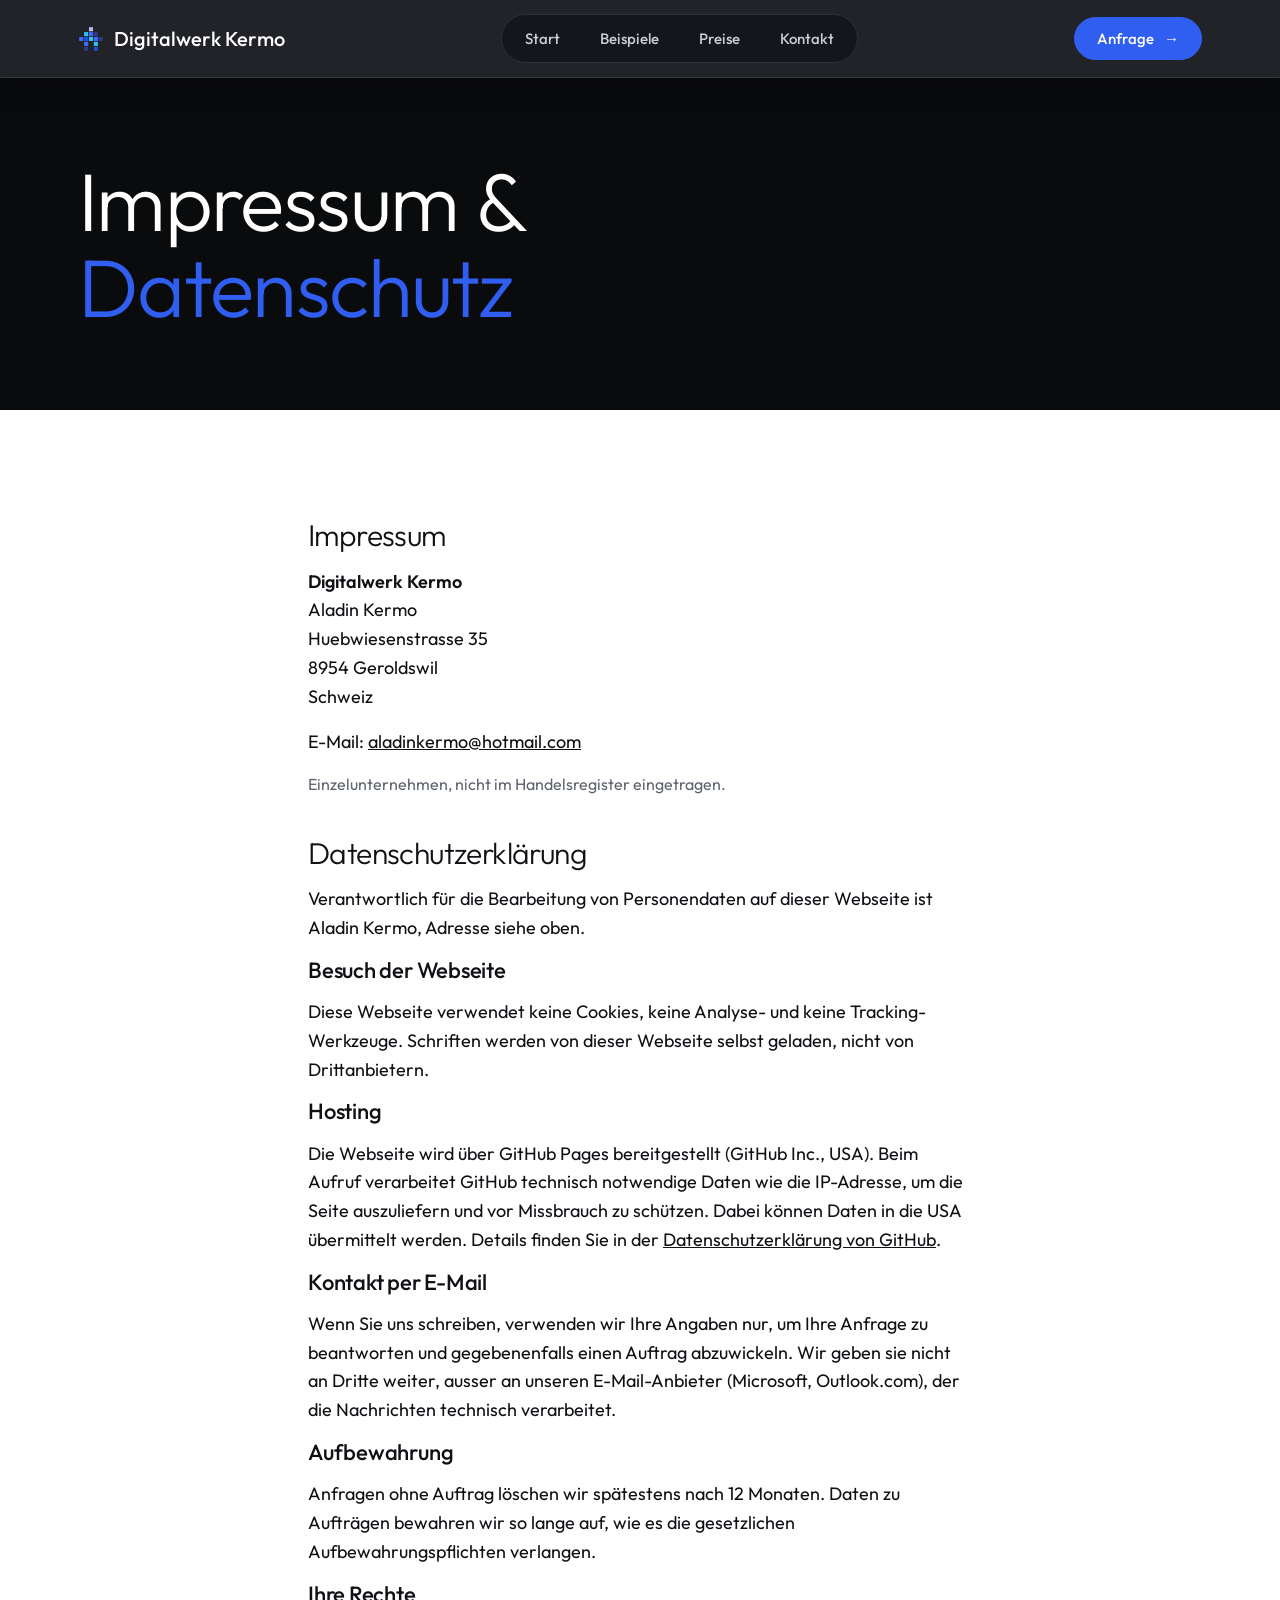
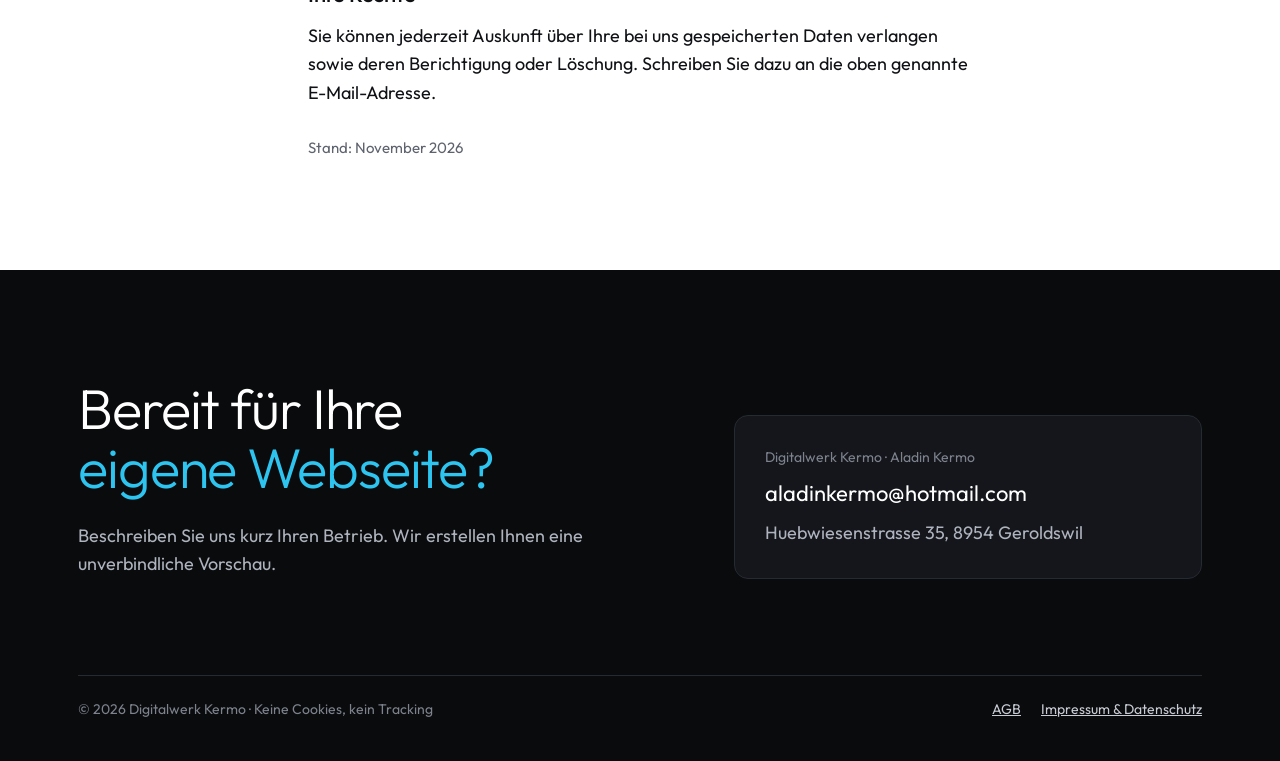
<file: impressum.html>
<!DOCTYPE html>
<html lang="de-CH">
<head>
<meta charset="utf-8">
<meta name="viewport" content="width=device-width, initial-scale=1">
<title>Impressum und Datenschutz – Digitalwerk Kermo</title>
<meta name="description" content="Impressum und Datenschutzerklärung von Digitalwerk Kermo.">
<meta name="robots" content="noindex">
<link rel="canonical" href="https://digitalwerk-kermo.github.io/impressum.html">
<meta property="og:type" content="website">
<meta property="og:locale" content="de_CH">
<meta property="og:site_name" content="Digitalwerk Kermo">
<meta property="og:title" content="Impressum und Datenschutz – Digitalwerk Kermo">
<meta property="og:description" content="Impressum und Datenschutzerklärung von Digitalwerk Kermo.">
<meta property="og:url" content="https://digitalwerk-kermo.github.io/impressum.html">
<meta property="og:image" content="https://digitalwerk-kermo.github.io/img/og.png">
<meta property="og:image:width" content="1200">
<meta property="og:image:height" content="630">
<meta name="twitter:card" content="summary_large_image">
<link rel="icon" href="favicon.svg" type="image/svg+xml">
<link rel="icon" href="favicon-32.png" sizes="32x32" type="image/png">
<link rel="apple-touch-icon" href="apple-touch-icon.png">
<link href="fonts/fonts.css?v=ed048d74" rel="stylesheet">
<link href="css/site.css?v=20261116b" rel="stylesheet">
</head>
<body>
<div class="bar">
  <nav class="wrap" aria-label="Hauptnavigation">
    <a class="logo" href="index.html"><svg viewBox="0 0 64 64" aria-hidden="true"><rect x="27" y="3" width="10" height="10" fill="#b9bdf5"/><rect x="15" y="15" width="10" height="10" fill="#2ec4f0"/><rect x="27" y="15" width="10" height="10" fill="#3d6bff"/><rect x="39" y="15" width="10" height="10" fill="#2e3a8c"/><rect x="3" y="27" width="10" height="10" fill="#3d6bff"/><rect x="15" y="27" width="10" height="10" fill="#1f4fd6"/><rect x="27" y="27" width="10" height="10" fill="#2ec4f0"/><rect x="39" y="27" width="10" height="10" fill="#3d6bff"/><rect x="51" y="27" width="10" height="10" fill="#2e3a8c"/><rect x="15" y="39" width="10" height="10" fill="#3d6bff"/><rect x="39" y="39" width="10" height="10" fill="#2ec4f0"/><rect x="15" y="51" width="10" height="10" fill="#2e3a8c"/><rect x="39" y="51" width="10" height="10" fill="#1f4fd6"/></svg>Digitalwerk Kermo</a>
    <div class="menu"><a href="index.html">Start</a><a href="beispiele.html">Beispiele</a><a href="preise.html">Preise</a><a href="kontakt.html">Kontakt</a></div>
    <a class="btn primary cta" href="kontakt.html">Anfrage <span class="arr" aria-hidden="true">→</span></a>
  </nav>
</div>
<header class="head">
  <section class="wrap page-head"><h1 class="page">Impressum &amp;<br><span class="blue">Datenschutz</span></h1></section>
</header>
<main>
  <section class="sec">
    <div class="wrap text">
      <h2 style="margin-top:0">Impressum</h2>
      <p><strong>Digitalwerk Kermo</strong><br>Aladin Kermo<br>Huebwiesenstrasse 35<br>8954 Geroldswil<br>Schweiz</p>
      <p>E-Mail: <a href="mailto:aladinkermo@hotmail.com">aladinkermo@<wbr>hotmail.com</a></p>
      <p class="muted" style="font-size:16px">Einzelunternehmen, nicht im Handelsregister eingetragen.</p>
      <h2>Datenschutzerklärung</h2>
      <p>Verantwortlich für die Bearbeitung von Personendaten auf dieser Webseite ist Aladin Kermo, Adresse siehe oben.</p>
      <h3>Besuch der Webseite</h3>
      <p>Diese Webseite verwendet keine Cookies, keine Analyse- und keine Tracking-Werkzeuge. Schriften werden von dieser Webseite selbst geladen, nicht von Drittanbietern.</p>
      <h3>Hosting</h3>
      <p>Die Webseite wird über GitHub Pages bereitgestellt (GitHub Inc., USA). Beim Aufruf verarbeitet GitHub technisch notwendige Daten wie die IP-Adresse, um die Seite auszuliefern und vor Missbrauch zu schützen. Dabei können Daten in die USA übermittelt werden. Details finden Sie in der <a href="https://docs.github.com/de/site-policy/privacy-policies/github-general-privacy-statement">Datenschutzerklärung von GitHub</a>.</p>
      <h3>Kontakt per E-Mail</h3>
      <p>Wenn Sie uns schreiben, verwenden wir Ihre Angaben nur, um Ihre Anfrage zu beantworten und gegebenenfalls einen Auftrag abzuwickeln. Wir geben sie nicht an Dritte weiter, ausser an unseren E-Mail-Anbieter (Microsoft, Outlook.com), der die Nachrichten technisch verarbeitet.</p>
      <h3>Aufbewahrung</h3>
      <p>Anfragen ohne Auftrag löschen wir spätestens nach 12 Monaten. Daten zu Aufträgen bewahren wir so lange auf, wie es die gesetzlichen Aufbewahrungspflichten verlangen.</p>
      <h3>Ihre Rechte</h3>
      <p>Sie können jederzeit Auskunft über Ihre bei uns gespeicherten Daten verlangen sowie deren Berichtigung oder Löschung. Schreiben Sie dazu an die oben genannte E-Mail-Adresse.</p>
      <p class="muted" style="font-size:15px;margin-top:12px">Stand: November 2026</p>
    </div>
  </section>
</main>
<footer class="foot" id="kontakt">
  <div class="wrap">
    <div class="grid">
      <div style="display:grid;gap:24px">
        <h2>Bereit für Ihre<br><span class="cyan">eigene Webseite?</span></h2>
        <p>Beschreiben Sie uns kurz Ihren Betrieb. Wir erstellen Ihnen eine unverbindliche Vorschau.</p>
      </div>
      <div class="card">
        <span class="who">Digitalwerk Kermo · Aladin Kermo</span>
        <a class="mail" href="mailto:aladinkermo@hotmail.com">aladinkermo@<wbr>hotmail.com</a>
        <span style="color:#aeb3be">Huebwiesenstrasse 35, 8954 Geroldswil</span>
      </div>
    </div>
    <div class="legal"><span>© 2026 Digitalwerk Kermo · Keine Cookies, kein Tracking</span><span class="legal-links"><a href="agb.html">AGB</a><a href="impressum.html">Impressum &amp; Datenschutz</a></span></div>
  </div>
</footer>
</body>
</html>
</file>
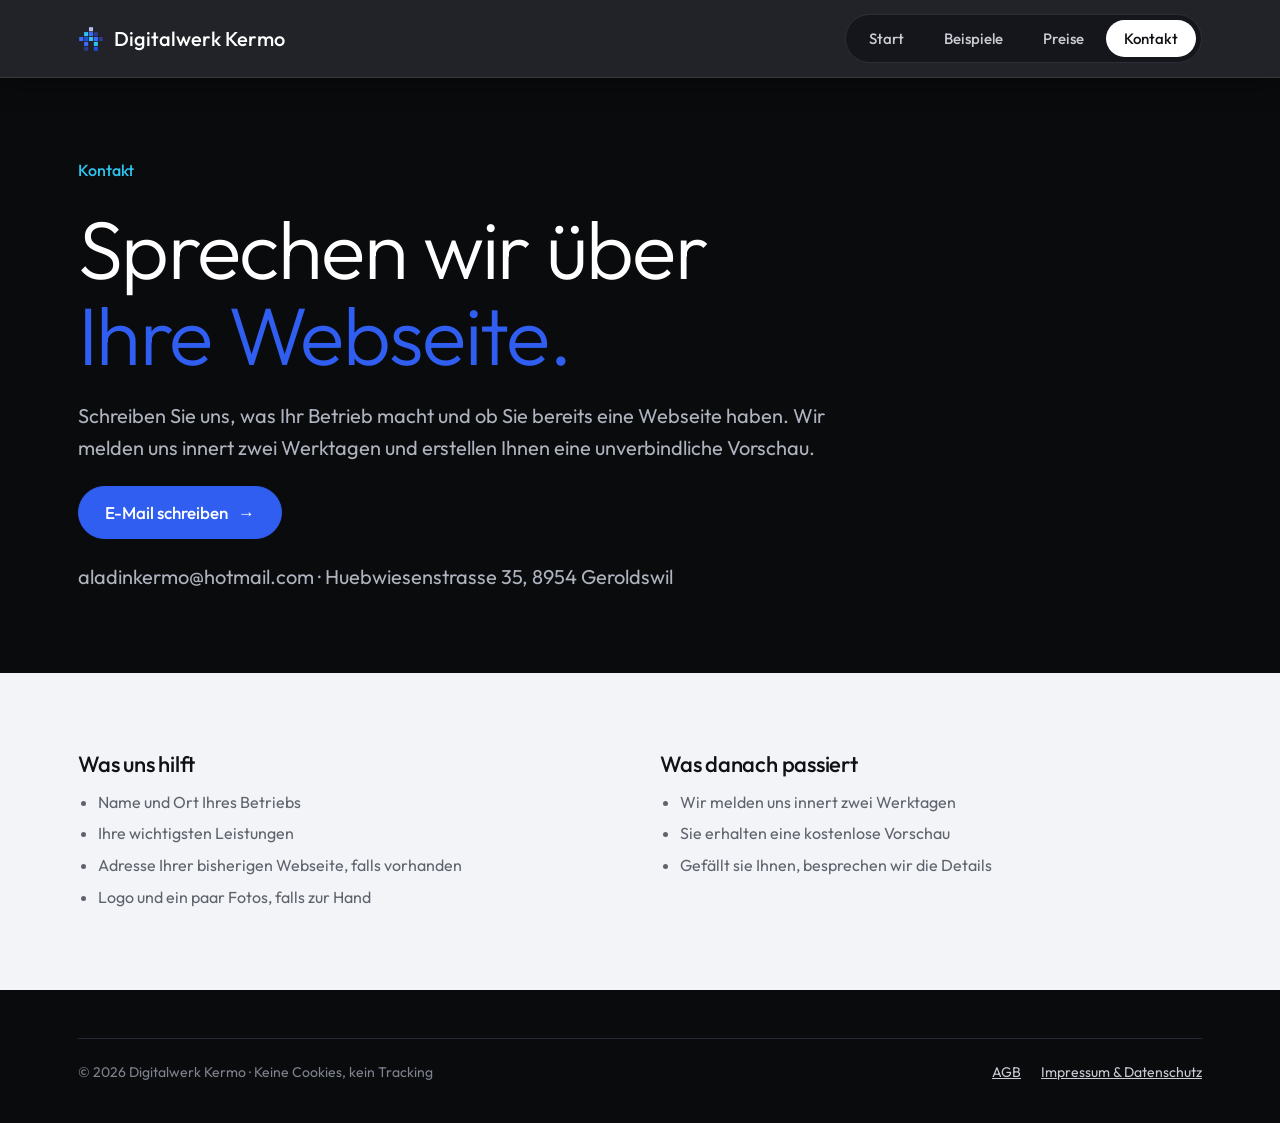
<file: kontakt.html>
<!DOCTYPE html>
<html lang="de-CH">
<head>
<meta charset="utf-8">
<meta name="viewport" content="width=device-width, initial-scale=1">
<title>Kontakt – Digitalwerk Kermo</title>
<meta name="description" content="Kontakt zu Digitalwerk Kermo, Geroldswil.">
<link rel="canonical" href="https://digitalwerk-kermo.github.io/kontakt.html">
<meta property="og:type" content="website">
<meta property="og:locale" content="de_CH">
<meta property="og:site_name" content="Digitalwerk Kermo">
<meta property="og:title" content="Kontakt – Digitalwerk Kermo">
<meta property="og:description" content="Kontakt zu Digitalwerk Kermo, Geroldswil.">
<meta property="og:url" content="https://digitalwerk-kermo.github.io/kontakt.html">
<meta property="og:image" content="https://digitalwerk-kermo.github.io/img/og.png">
<meta property="og:image:width" content="1200">
<meta property="og:image:height" content="630">
<meta name="twitter:card" content="summary_large_image">
<link rel="icon" href="favicon.svg" type="image/svg+xml">
<link rel="icon" href="favicon-32.png" sizes="32x32" type="image/png">
<link rel="apple-touch-icon" href="apple-touch-icon.png">
<link href="fonts/fonts.css?v=ed048d74" rel="stylesheet">
<link href="css/site.css?v=20261116b" rel="stylesheet">
</head>
<body>
<div class="bar">
  <nav class="wrap" aria-label="Hauptnavigation">
    <a class="logo" href="index.html"><svg viewBox="0 0 64 64" aria-hidden="true"><rect x="27" y="3" width="10" height="10" fill="#b9bdf5"/><rect x="15" y="15" width="10" height="10" fill="#2ec4f0"/><rect x="27" y="15" width="10" height="10" fill="#3d6bff"/><rect x="39" y="15" width="10" height="10" fill="#2e3a8c"/><rect x="3" y="27" width="10" height="10" fill="#3d6bff"/><rect x="15" y="27" width="10" height="10" fill="#1f4fd6"/><rect x="27" y="27" width="10" height="10" fill="#2ec4f0"/><rect x="39" y="27" width="10" height="10" fill="#3d6bff"/><rect x="51" y="27" width="10" height="10" fill="#2e3a8c"/><rect x="15" y="39" width="10" height="10" fill="#3d6bff"/><rect x="39" y="39" width="10" height="10" fill="#2ec4f0"/><rect x="15" y="51" width="10" height="10" fill="#2e3a8c"/><rect x="39" y="51" width="10" height="10" fill="#1f4fd6"/></svg>Digitalwerk Kermo</a>
    <div class="menu"><a href="index.html">Start</a><a href="beispiele.html">Beispiele</a><a href="preise.html">Preise</a><a href="kontakt.html" aria-current="page">Kontakt</a></div>
  </nav>
</div>
<header class="head">
  <section class="wrap page-head"><span class="label" style="color:var(--cyan)">Kontakt</span><h1 class="page">Sprechen wir über<br><span class="blue">Ihre Webseite.</span></h1><p>Schreiben Sie uns, was Ihr Betrieb macht und ob Sie bereits eine Webseite haben. Wir melden uns innert zwei Werktagen und erstellen Ihnen eine unverbindliche Vorschau.</p>
    <div class="btns"><a class="btn primary" href="mailto:aladinkermo@hotmail.com">E-Mail schreiben <span class="arr" aria-hidden="true">→</span></a></div>
    <p style="color:#aeb3be">aladinkermo@hotmail.com · Huebwiesenstrasse 35, 8954 Geroldswil</p>
  </section>
</header>
<main>
  <section class="sec soft" style="padding-top:80px;padding-bottom:80px">
    <div class="wrap scope">
      <div><h2>Was uns hilft</h2><ul><li>Name und Ort Ihres Betriebs</li><li>Ihre wichtigsten Leistungen</li><li>Adresse Ihrer bisherigen Webseite, falls vorhanden</li><li>Logo und ein paar Fotos, falls zur Hand</li></ul></div>
      <div><h2>Was danach passiert</h2><ul><li>Wir melden uns innert zwei Werktagen</li><li>Sie erhalten eine kostenlose Vorschau</li><li>Gefällt sie Ihnen, besprechen wir die Details</li></ul></div>
    </div>
  </section>
</main>
<footer class="foot slim" id="kontakt">
  <div class="wrap">
    <div class="legal"><span>© 2026 Digitalwerk Kermo · Keine Cookies, kein Tracking</span><span class="legal-links"><a href="agb.html">AGB</a><a href="impressum.html">Impressum &amp; Datenschutz</a></span></div>
  </div>
</footer>
</body>
</html>
</file>
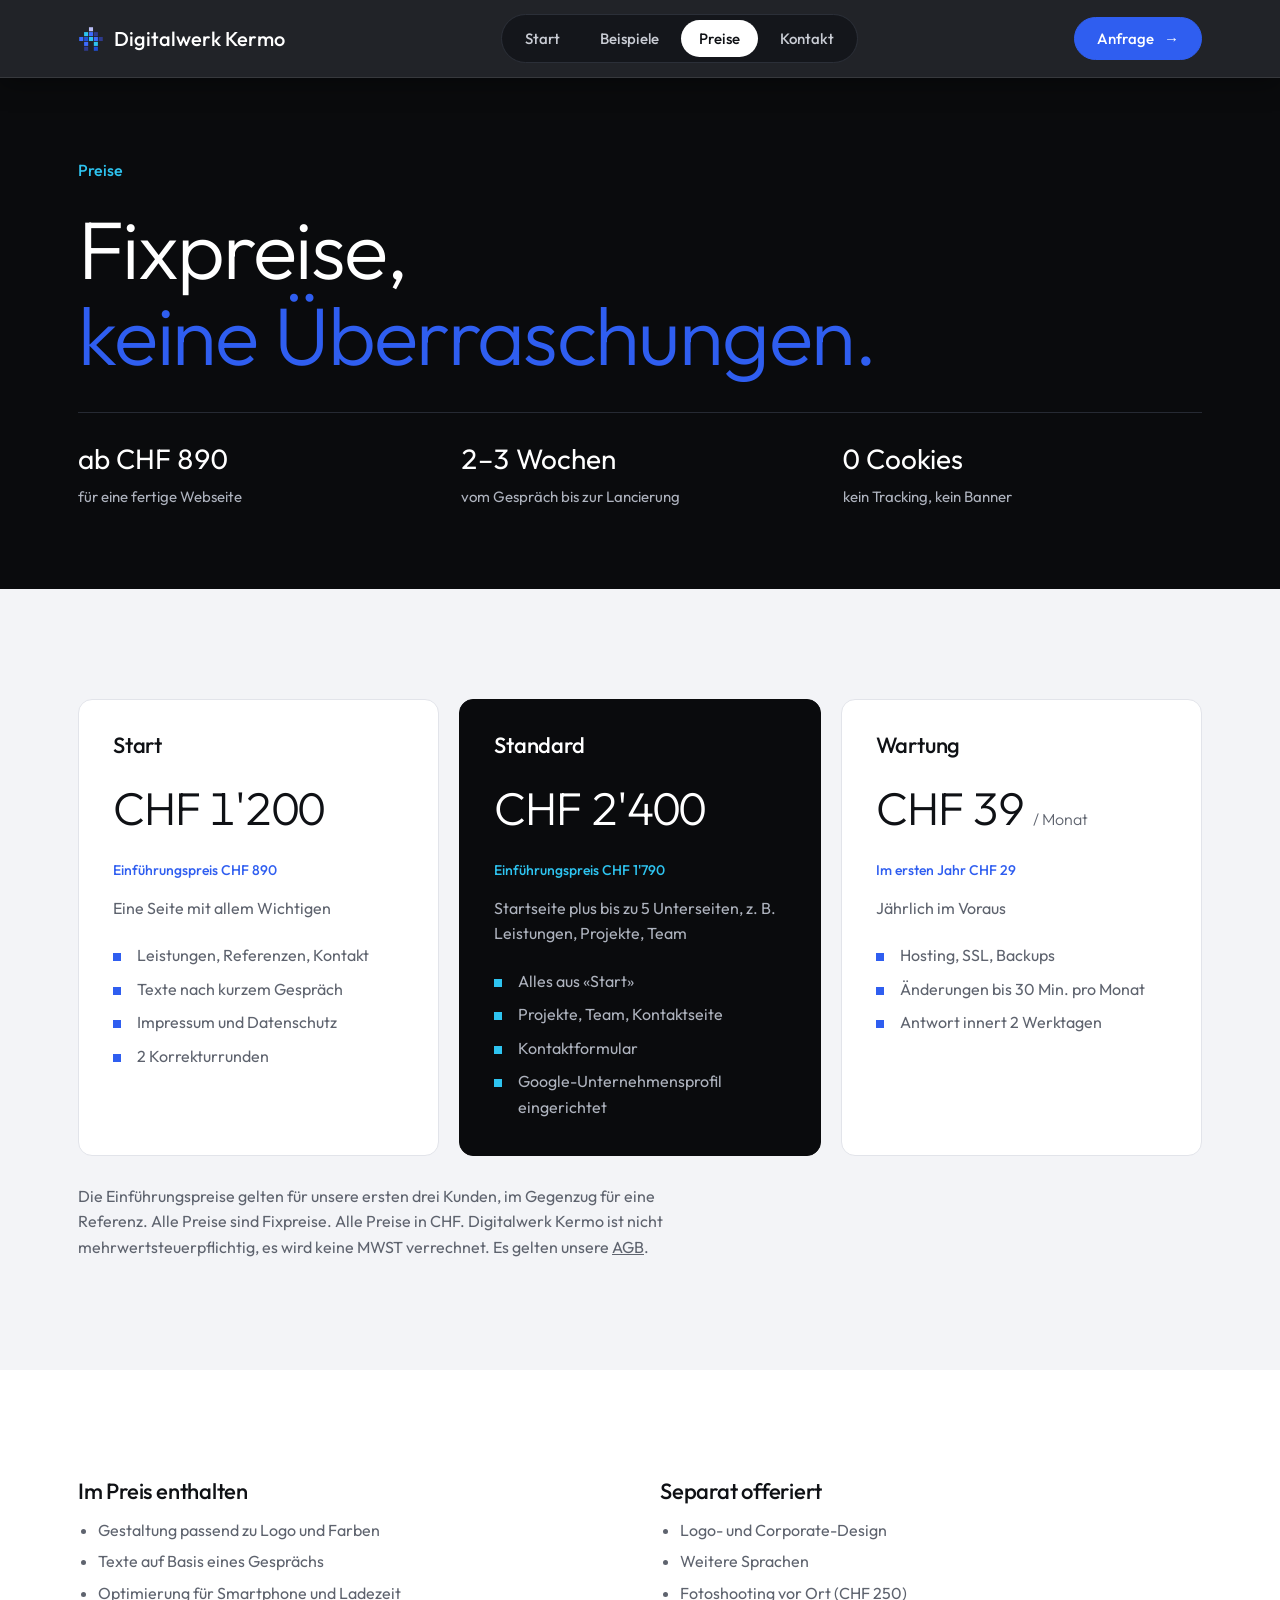
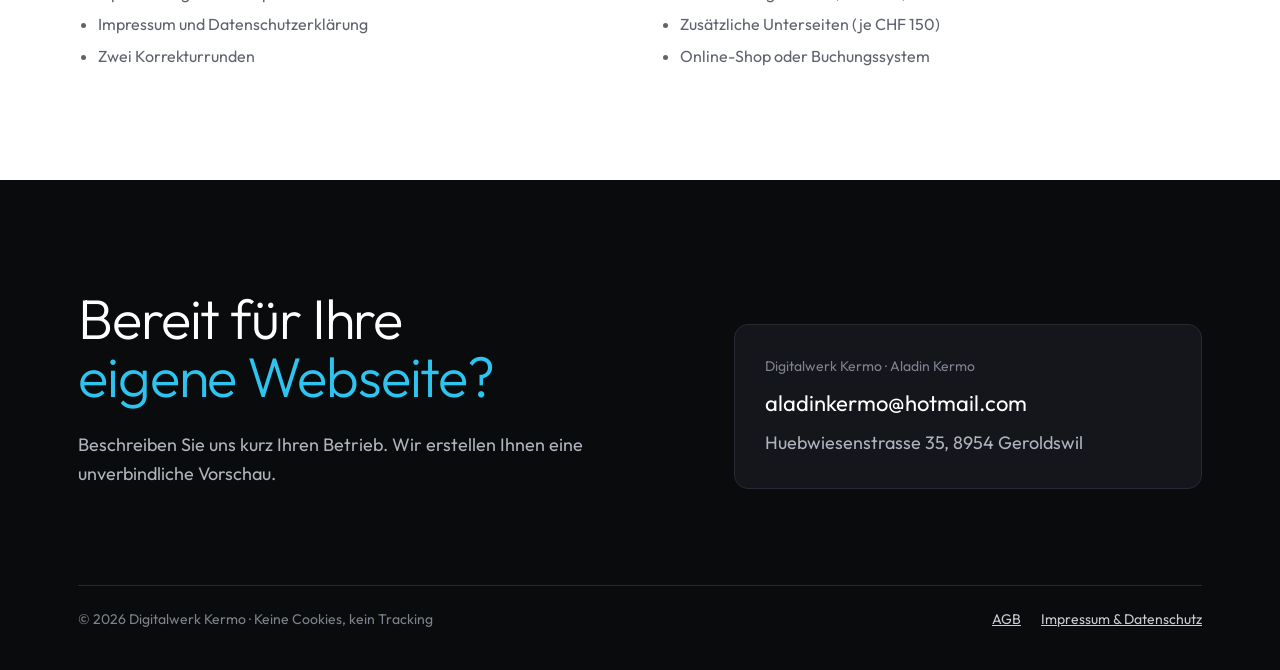
<file: preise.html>
<!DOCTYPE html>
<html lang="de-CH">
<head>
<meta charset="utf-8">
<meta name="viewport" content="width=device-width, initial-scale=1">
<title>Preise – Digitalwerk Kermo</title>
<meta name="description" content="Fixpreise für Webseiten von Handwerks- und Baufirmen: One-Pager, Webseite mit Unterseiten und Wartung.">
<link rel="canonical" href="https://digitalwerk-kermo.github.io/preise.html">
<meta property="og:type" content="website">
<meta property="og:locale" content="de_CH">
<meta property="og:site_name" content="Digitalwerk Kermo">
<meta property="og:title" content="Preise – Digitalwerk Kermo">
<meta property="og:description" content="Fixpreise für Webseiten von Handwerks- und Baufirmen: One-Pager, Webseite mit Unterseiten und Wartung.">
<meta property="og:url" content="https://digitalwerk-kermo.github.io/preise.html">
<meta property="og:image" content="https://digitalwerk-kermo.github.io/img/og.png">
<meta property="og:image:width" content="1200">
<meta property="og:image:height" content="630">
<meta name="twitter:card" content="summary_large_image">
<link rel="icon" href="favicon.svg" type="image/svg+xml">
<link rel="icon" href="favicon-32.png" sizes="32x32" type="image/png">
<link rel="apple-touch-icon" href="apple-touch-icon.png">
<link href="fonts/fonts.css?v=ed048d74" rel="stylesheet">
<link href="css/site.css?v=20261116b" rel="stylesheet">
</head>
<body>
<div class="bar">
  <nav class="wrap" aria-label="Hauptnavigation">
    <a class="logo" href="index.html"><svg viewBox="0 0 64 64" aria-hidden="true"><rect x="27" y="3" width="10" height="10" fill="#b9bdf5"/><rect x="15" y="15" width="10" height="10" fill="#2ec4f0"/><rect x="27" y="15" width="10" height="10" fill="#3d6bff"/><rect x="39" y="15" width="10" height="10" fill="#2e3a8c"/><rect x="3" y="27" width="10" height="10" fill="#3d6bff"/><rect x="15" y="27" width="10" height="10" fill="#1f4fd6"/><rect x="27" y="27" width="10" height="10" fill="#2ec4f0"/><rect x="39" y="27" width="10" height="10" fill="#3d6bff"/><rect x="51" y="27" width="10" height="10" fill="#2e3a8c"/><rect x="15" y="39" width="10" height="10" fill="#3d6bff"/><rect x="39" y="39" width="10" height="10" fill="#2ec4f0"/><rect x="15" y="51" width="10" height="10" fill="#2e3a8c"/><rect x="39" y="51" width="10" height="10" fill="#1f4fd6"/></svg>Digitalwerk Kermo</a>
    <div class="menu"><a href="index.html">Start</a><a href="beispiele.html">Beispiele</a><a href="preise.html" aria-current="page">Preise</a><a href="kontakt.html">Kontakt</a></div>
    <a class="btn primary cta" href="kontakt.html">Anfrage <span class="arr" aria-hidden="true">→</span></a>
  </nav>
</div>
<header class="head">
  <section class="wrap page-head"><span class="label" style="color:var(--cyan)">Preise</span><h1 class="page">Fixpreise,<br><span class="blue">keine Überraschungen.</span></h1>
    <div class="facts"><div><strong>ab CHF 890</strong><span>für eine fertige Webseite</span></div><div><strong>2–3 Wochen</strong><span>vom Gespräch bis zur Lancierung</span></div><div><strong>0 Cookies</strong><span>kein Tracking, kein Banner</span></div></div>
  </section>
</header>
<main>
  <section class="sec soft">
    <div class="wrap">
      <div class="plans">
        <div class="plan"><h3>Start</h3><div class="amount">CHF 1'200</div><span class="intro">Einführungspreis CHF 890</span><span class="sub">Eine Seite mit allem Wichtigen</span><ul><li>Leistungen, Referenzen, Kontakt</li><li>Texte nach kurzem Gespräch</li><li>Impressum und Datenschutz</li><li>2 Korrekturrunden</li></ul></div>
        <div class="plan hl"><h3>Standard</h3><div class="amount">CHF 2'400</div><span class="intro">Einführungspreis CHF 1'790</span><span class="sub">Startseite plus bis zu 5 Unterseiten, z. B. Leistungen, Projekte, Team</span><ul><li>Alles aus «Start»</li><li>Projekte, Team, Kontaktseite</li><li>Kontaktformular</li><li>Google-Unternehmensprofil eingerichtet</li></ul></div>
        <div class="plan"><h3>Wartung</h3><div class="amount">CHF 39 <small>/ Monat</small></div><span class="intro">Im ersten Jahr CHF 29</span><span class="sub">Jährlich im Voraus</span><ul><li>Hosting, SSL, Backups</li><li>Änderungen bis 30 Min. pro Monat</li><li>Antwort innert 2 Werktagen</li></ul></div>
      </div>
      <p class="muted" style="margin-top:28px;font-size:16px">Die Einführungspreise gelten für unsere ersten drei Kunden, im Gegenzug für eine Referenz. Alle Preise sind Fixpreise. Alle Preise in CHF. Digitalwerk Kermo ist nicht mehrwertsteuerpflichtig, es wird keine MWST verrechnet. Es gelten unsere <a href="agb.html">AGB</a>.</p>
    </div>
  </section>
  <section class="sec">
    <div class="wrap scope">
      <div><h3>Im Preis enthalten</h3><ul><li>Gestaltung passend zu Logo und Farben</li><li>Texte auf Basis eines Gesprächs</li><li>Optimierung für Smartphone und Ladezeit</li><li>Impressum und Datenschutzerklärung</li><li>Zwei Korrekturrunden</li></ul></div>
      <div><h3>Separat offeriert</h3><ul><li>Logo- und Corporate-Design</li><li>Weitere Sprachen</li><li>Fotoshooting vor Ort (CHF 250)</li><li>Zusätzliche Unterseiten (je CHF 150)</li><li>Online-Shop oder Buchungssystem</li></ul></div>
    </div>
  </section>
</main>
<footer class="foot" id="kontakt">
  <div class="wrap">
    <div class="grid">
      <div style="display:grid;gap:24px">
        <h2>Bereit für Ihre<br><span class="cyan">eigene Webseite?</span></h2>
        <p>Beschreiben Sie uns kurz Ihren Betrieb. Wir erstellen Ihnen eine unverbindliche Vorschau.</p>
      </div>
      <div class="card">
        <span class="who">Digitalwerk Kermo · Aladin Kermo</span>
        <a class="mail" href="mailto:aladinkermo@hotmail.com">aladinkermo@<wbr>hotmail.com</a>
        <span style="color:#aeb3be">Huebwiesenstrasse 35, 8954 Geroldswil</span>
      </div>
    </div>
    <div class="legal"><span>© 2026 Digitalwerk Kermo · Keine Cookies, kein Tracking</span><span class="legal-links"><a href="agb.html">AGB</a><a href="impressum.html">Impressum &amp; Datenschutz</a></span></div>
  </div>
</footer>
</body>
</html>
</file>
<file: fonts/fonts.css>
@font-face{font-family:'Schibsted Grotesk';font-style:normal;font-weight:500;font-display:swap;src:url('schibsted-grotesk-latin-500-normal.woff2') format('woff2');}
@font-face{font-family:'Schibsted Grotesk';font-style:normal;font-weight:600;font-display:swap;src:url('schibsted-grotesk-latin-600-normal.woff2') format('woff2');}
@font-face{font-family:'Schibsted Grotesk';font-style:normal;font-weight:700;font-display:swap;src:url('schibsted-grotesk-latin-700-normal.woff2') format('woff2');}
@font-face{font-family:'Source Sans 3';font-style:normal;font-weight:400;font-display:swap;src:url('source-sans-3-latin-400-normal.woff2') format('woff2');}
@font-face{font-family:'Source Sans 3';font-style:normal;font-weight:600;font-display:swap;src:url('source-sans-3-latin-600-normal.woff2') format('woff2');}
@font-face{font-family:'Cormorant Garamond';font-style:normal;font-weight:400;font-display:swap;src:url('cormorant-garamond-latin-400-normal.woff2') format('woff2');}
@font-face{font-family:'Cormorant Garamond';font-style:normal;font-weight:500;font-display:swap;src:url('cormorant-garamond-latin-500-normal.woff2') format('woff2');}
@font-face{font-family:'Cormorant Garamond';font-style:italic;font-weight:400;font-display:swap;src:url('cormorant-garamond-latin-400-italic.woff2') format('woff2');}
@font-face{font-family:'Work Sans';font-style:normal;font-weight:400;font-display:swap;src:url('work-sans-latin-400-normal.woff2') format('woff2');}
@font-face{font-family:'Work Sans';font-style:normal;font-weight:500;font-display:swap;src:url('work-sans-latin-500-normal.woff2') format('woff2');}
@font-face{font-family:'Libre Caslon Text';font-style:normal;font-weight:400;font-display:swap;src:url('libre-caslon-text-latin-400-normal.woff2') format('woff2');}
@font-face{font-family:'Libre Caslon Text';font-style:italic;font-weight:400;font-display:swap;src:url('libre-caslon-text-latin-400-italic.woff2') format('woff2');}
@font-face{font-family:'Karla';font-style:normal;font-weight:400;font-display:swap;src:url('karla-latin-400-normal.woff2') format('woff2');}
@font-face{font-family:'Karla';font-style:normal;font-weight:500;font-display:swap;src:url('karla-latin-500-normal.woff2') format('woff2');}
@font-face{font-family:'Karla';font-style:normal;font-weight:600;font-display:swap;src:url('karla-latin-600-normal.woff2') format('woff2');}
@font-face{font-family:'Archivo';font-style:normal;font-weight:500;font-display:swap;src:url('archivo-latin-500-normal.woff2') format('woff2');}
@font-face{font-family:'Archivo';font-style:normal;font-weight:600;font-display:swap;src:url('archivo-latin-600-normal.woff2') format('woff2');}
@font-face{font-family:'Archivo';font-style:normal;font-weight:700;font-display:swap;src:url('archivo-latin-700-normal.woff2') format('woff2');}
@font-face{font-family:'Outfit';font-style:normal;font-weight:300;font-display:swap;src:url('outfit-latin-300-normal.woff2') format('woff2');}
@font-face{font-family:'Outfit';font-style:normal;font-weight:400;font-display:swap;src:url('outfit-latin-400-normal.woff2') format('woff2');}
@font-face{font-family:'Outfit';font-style:normal;font-weight:500;font-display:swap;src:url('outfit-latin-500-normal.woff2') format('woff2');}
@font-face{font-family:'Outfit';font-style:normal;font-weight:600;font-display:swap;src:url('outfit-latin-600-normal.woff2') format('woff2');}
</file>
<file: css/site.css>
:root {
  /* Layout: dunkler Kopf mit Pixel-Haus, helle Inhaltsabschnitte, dunkler Kontakt-Fuss */
  --night: #0a0b0d;
  --night-2: #14161b;
  --white: #ffffff;
  --soft: #f3f4f7;
  --ink: #0f1115;
  --muted: #5e636e;
  --blue: #2f5ef0; /* etwas dunkler als #3d6bff, damit Text und Knöpfe den Kontrast (WCAG AA 4.5:1) erfüllen */
  --cyan: #2ec4f0;
  --lav: #b9bdf5;
  --line: #e2e4ea;
  --font: "Outfit", "Helvetica Neue", Arial, sans-serif;
  color-scheme: light;
}
* { box-sizing: border-box; }
html, body { margin: 0; }
html { scroll-behavior: smooth; }
body { background: var(--white); color: var(--ink); font: 400 18px/1.6 var(--font); }
a { color: inherit; }
a:focus-visible { outline: 2px solid var(--cyan); outline-offset: 3px; }
img { max-width: 100%; display: block; }
.wrap { max-width: 1180px; margin: 0 auto; padding-left: 28px; padding-right: 28px; }
h1, h2, h3 { font-weight: 400; margin: 0; line-height: 1.05; letter-spacing: -0.02em; text-wrap: balance; }
h1 { font-size: clamp(48px, 8.4vw, 112px); font-weight: 300; }
h1.page { font-size: clamp(42px, 6.4vw, 84px); }
h2 { font-size: clamp(34px, 4.6vw, 56px); font-weight: 300; }
h3 { font-size: 22px; font-weight: 500; letter-spacing: -0.01em; }
p { margin: 0; max-width: 58ch; }
.blue { color: var(--blue); }
.cyan { color: var(--cyan); }
.muted { color: var(--muted); }
.label { font-size: 16px; font-weight: 500; color: var(--blue); }

/* Knöpfe */
.btn { display: inline-flex; align-items: center; gap: 10px; text-decoration: none; font: 500 17px/1 var(--font); padding: 17px 26px; border-radius: 99px; border: 1.5px solid currentColor; transition: background .2s, color .2s, border-color .2s; }
.btn .arr { transition: transform .2s; }
.btn:hover .arr { transform: translateX(4px); }
.btn.primary { background: var(--blue); border-color: var(--blue); color: #fff; }
.btn.primary:hover { background: #fff; border-color: #fff; color: var(--ink); }
.btn.light { color: #fff; border-color: rgba(255,255,255,.55); }
.btn.light:hover { background: #fff; color: var(--ink); border-color: #fff; }
.btn.dark { background: var(--ink); border-color: var(--ink); color: #fff; }
.btn.dark:hover { background: var(--blue); border-color: var(--blue); }

/* Navigationsleiste */
.bar { position: sticky; top: 0; z-index: 20; background: rgba(20, 22, 27, .94); box-shadow: 0 6px 24px rgba(0,0,0,.35); backdrop-filter: blur(10px); -webkit-backdrop-filter: blur(10px); border-bottom: 1px solid rgb(255 255 255 / .1); color: #fff; }
.bar nav { display: flex; justify-content: space-between; align-items: center; gap: 16px; padding-top: 14px; padding-bottom: 14px; }
.logo { text-decoration: none; font: 500 20px/1 var(--font); display: inline-flex; align-items: center; gap: 10px; white-space: nowrap; }
.logo svg { width: 26px; height: 26px; }
.menu { display: flex; gap: 4px; padding: 5px; border: 1px solid #2b2f38; border-radius: 99px; background: var(--night-2); }
.menu a { text-decoration: none; font: 500 15px/1 var(--font); padding: 11px 18px; border-radius: 99px; color: #c9ccd4; transition: background .2s, color .2s; }
.menu a:hover { color: #fff; background: #23262e; }
.menu a[aria-current="page"] { background: #fff; color: var(--ink); }
.bar .cta { padding: 13px 22px; font-size: 15px; }

/* Kopfbereich */
.head { background: var(--night); color: #fff; }
.hero { display: grid; grid-template-columns: 1.15fr 1fr; gap: 40px; align-items: end; padding-top: 72px; padding-bottom: 100px; }
.hero .copy { display: grid; gap: 32px; }
.hero p { color: #aeb3be; font-size: 20px; }
.btns { display: flex; gap: 14px; flex-wrap: wrap; }
.pixels { width: 100%; height: auto; overflow: visible; }
.page-head { padding-top: 80px; padding-bottom: 80px; display: grid; gap: 22px; }
.page-head p { color: #aeb3be; font-size: 20px; }

/* Abschnitte */
section.sec { padding-top: 110px; padding-bottom: 110px; }
.sec.soft { background: var(--soft); }
.sec-head { display: grid; gap: 16px; margin-bottom: 56px; }
.sec-head p { color: var(--muted); font-size: 19px; }

/* Leistungen */
.services { display: grid; grid-template-columns: repeat(3, 1fr); column-gap: 48px; row-gap: 48px; }
.service { display: grid; grid-template-columns: 32px 1fr; column-gap: 16px; row-gap: 8px; align-content: start; padding-top: 24px; border-top: 1px solid rgb(15 17 21 / .12); }
.service h3, .service p { grid-column: 2; }
.icon { grid-row: 1 / span 2; width: 32px; height: 32px; }
.icon svg { width: 28px; height: 28px; stroke: var(--ink); fill: none; stroke-width: 1.5; stroke-linecap: round; stroke-linejoin: round; }
.icon svg .acc { stroke: var(--blue); }
.service p { color: var(--muted); font-size: 16px; }

/* Ablauf */
.steps { display: grid; grid-template-columns: repeat(4, 1fr); gap: 0; counter-reset: s; }
.step { display: grid; gap: 14px; align-content: start; padding: 26px 26px 0 0; border-top: 2px solid var(--ink); position: relative; }
.step::before { counter-increment: s; content: "0" counter(s); font-size: 15px; font-weight: 500; color: var(--blue); font-variant-numeric: tabular-nums; }
.step::after { content: ""; position: absolute; top: -6px; left: 0; width: 10px; height: 10px; background: var(--blue); }
.step p { font-size: 16px; color: var(--muted); }

/* Grosse Wegweiser */
.tiles { display: grid; grid-template-columns: 1fr 1fr; gap: 20px; }
.tile { text-decoration: none; border-radius: 16px; padding: 40px; min-height: 260px; display: grid; align-content: space-between; gap: 32px; transition: transform .2s; position: relative; overflow: hidden; }
.tile:hover { transform: translateY(-4px); }
.tile.a { background: var(--blue); color: #fff; }
.tile.b { background: var(--night); color: #fff; }
.tile h3 { font-size: clamp(30px, 3.6vw, 44px); font-weight: 300; }
.tile p { color: rgba(255,255,255,.92); font-size: 17px; }
.tile .go { display: inline-flex; align-items: center; justify-content: center; width: 56px; height: 56px; border-radius: 99px; background: #fff; color: var(--ink); font-size: 22px; transition: transform .2s; }
.tile:hover .go { transform: translateX(6px); }
.tile .row { display: flex; justify-content: space-between; align-items: end; gap: 20px; }

/* Beispiele */
.cases { display: grid; grid-template-columns: repeat(3, 1fr); gap: 24px; }
.case { text-decoration: none; display: grid; gap: 16px; align-content: start; }
.case .shot { overflow: hidden; border-radius: 10px; background: #fff; border: 1px solid var(--line); }
.case img { width: 100%; height: auto; aspect-ratio: 16 / 11; object-fit: cover; object-position: top; transition: transform .5s ease; }
.case:hover img { transform: scale(1.035); }
.case .meta { display: flex; justify-content: space-between; align-items: baseline; gap: 12px; }
.case .type { font-size: 14px; color: var(--muted); }
.case p { font-size: 16px; color: var(--muted); }
.case .open { font-size: 15px; font-weight: 500; color: var(--blue); }

.rows { display: grid; gap: 110px; }
.row-case { display: grid; grid-template-columns: 1.35fr 1fr; gap: 64px; align-items: center; }
.row-case:nth-child(even) .shot { order: 2; }
.row-case .shot { display: block; overflow: hidden; border-radius: 14px; border: 1px solid var(--line); box-shadow: 0 24px 60px rgba(15,17,21,.10); }
.row-case img { width: 100%; height: auto; aspect-ratio: 16 / 10; object-fit: cover; object-position: top; transition: transform .5s ease; }
.row-case .shot:hover img { transform: scale(1.03); }
.row-case .info { display: grid; gap: 18px; align-content: center; }
.row-case .type { font-size: 14px; font-weight: 500; letter-spacing: .04em; text-transform: uppercase; color: var(--blue); }
.row-case h3 { font-size: clamp(28px, 3vw, 38px); font-weight: 300; }
.row-case p { color: var(--muted); font-size: 17px; }
.row-case .fit { color: var(--ink); font-size: 16px; border-left: 3px solid var(--blue); padding-left: 16px; }
.row-case .fit b { font-weight: 500; color: var(--muted); font-size: 14px; }
.row-case .btn { justify-self: start; margin-top: 6px; }

/* Preise */
.facts { display: grid; grid-template-columns: repeat(3, 1fr); gap: 24px; border-top: 1px solid #262a33; padding-top: 24px; margin-top: 12px; }
.facts div { display: grid; gap: 4px; }
.facts strong { font-size: 28px; font-weight: 400; font-variant-numeric: tabular-nums; }
.facts span { font-size: 15px; color: #aeb3be; }
.plans { display: grid; grid-template-columns: repeat(3, 1fr); gap: 20px; align-items: stretch; }
.plan { background: #fff; border-radius: 14px; padding: 34px; display: grid; gap: 14px; align-content: start; border: 1px solid var(--line); }
.plan.hl { background: var(--night); color: #fff; border-color: var(--night); }
.plan .amount { font-size: 46px; font-weight: 300; letter-spacing: -0.02em; font-variant-numeric: tabular-nums; }
.plan .amount small { font-size: 16px; color: var(--muted); letter-spacing: 0; }
.plan.hl .amount small, .plan.hl .sub, .plan.hl li { color: #aeb3be; }
.plan .sub { color: var(--muted); font-size: 16px; }
.plan .intro { font-size: 14px; font-weight: 500; color: var(--blue); }
.plan.hl .intro { color: var(--cyan); }
.plan ul { list-style: none; padding: 0; margin: 8px 0 0; display: grid; gap: 8px; font-size: 16px; color: var(--muted); }
.plan li { display: grid; grid-template-columns: 14px 1fr; gap: 10px; align-items: baseline; }
.plan li::before { content: ""; width: 8px; height: 8px; background: var(--blue); }
.plan.hl li::before { background: var(--cyan); }
.scope { display: grid; grid-template-columns: 1fr 1fr; gap: 40px; }
.scope ul { margin: 14px 0 0; padding-left: 20px; display: grid; gap: 6px; color: var(--muted); font-size: 16px; }

/* Fuss mit Kontakt */
.foot { background: var(--night); color: #fff; padding-top: 110px; padding-bottom: 40px; }
.foot .grid { display: grid; grid-template-columns: 1.3fr 1fr; gap: 48px; align-items: end; }
.foot p { color: #aeb3be; }
.card { border: 1px solid #262a33; border-radius: 14px; padding: 30px; display: grid; gap: 8px; background: var(--night-2); }
.card .who { font-size: 14px; color: #7d828d; }
.card a.mail { font-size: 22px; text-decoration: none; color: #fff; overflow-wrap: break-word; }
.card a.mail:hover { color: var(--cyan); }
.legal { margin-top: 96px; padding-top: 22px; border-top: 1px solid #262a33; display: flex; justify-content: space-between; gap: 16px; flex-wrap: wrap; font-size: 14px; color: #7d828d; }
.legal a { color: #c9ccd4; }
.legal-links { display: flex; gap: 20px; flex-wrap: wrap; }

/* Rechtstexte */
.text { display: grid; gap: 16px; max-width: 720px; }
.text h2 { font-size: 30px; margin-top: 24px; }
.text ul { margin: 0; padding-left: 20px; display: grid; gap: 6px; }

@media (max-width: 960px) {
  .services { grid-template-columns: 1fr 1fr; }
  .steps { grid-template-columns: 1fr 1fr; row-gap: 36px; }
}
@media (max-width: 760px) {
  .hero, .foot .grid, .tiles, .scope { grid-template-columns: 1fr; }
  .hero .art { max-width: 420px; }
  .cases, .plans, .services, .facts, .explain, .row-case { grid-template-columns: 1fr; }
  .row-case { gap: 28px; }
  .row-case:nth-child(even) .shot { order: 0; }
  .rows { gap: 72px; }
  .bar nav { flex-wrap: wrap; }
  .bar .cta { display: none; }
  .menu { order: 3; width: 100%; justify-content: space-between; }
  .menu a { padding: 10px 12px; font-size: 14px; }
  .tile { padding: 30px; min-height: 200px; }
}
@media (max-width: 480px) { .steps { grid-template-columns: 1fr; } }
@media (prefers-reduced-motion: reduce) {
  html { scroll-behavior: auto; }
  .case img, .tile, .tile .go, .btn .arr { transition: none; }
}
.scope h2 { font-size: 22px; font-weight: 500; letter-spacing: -0.01em; }

/* Kontaktseite: Fuss ohne zweiten Aufruf */
.foot.slim { padding-top: 48px; }
.foot.slim .legal { margin-top: 0; }
</file>
